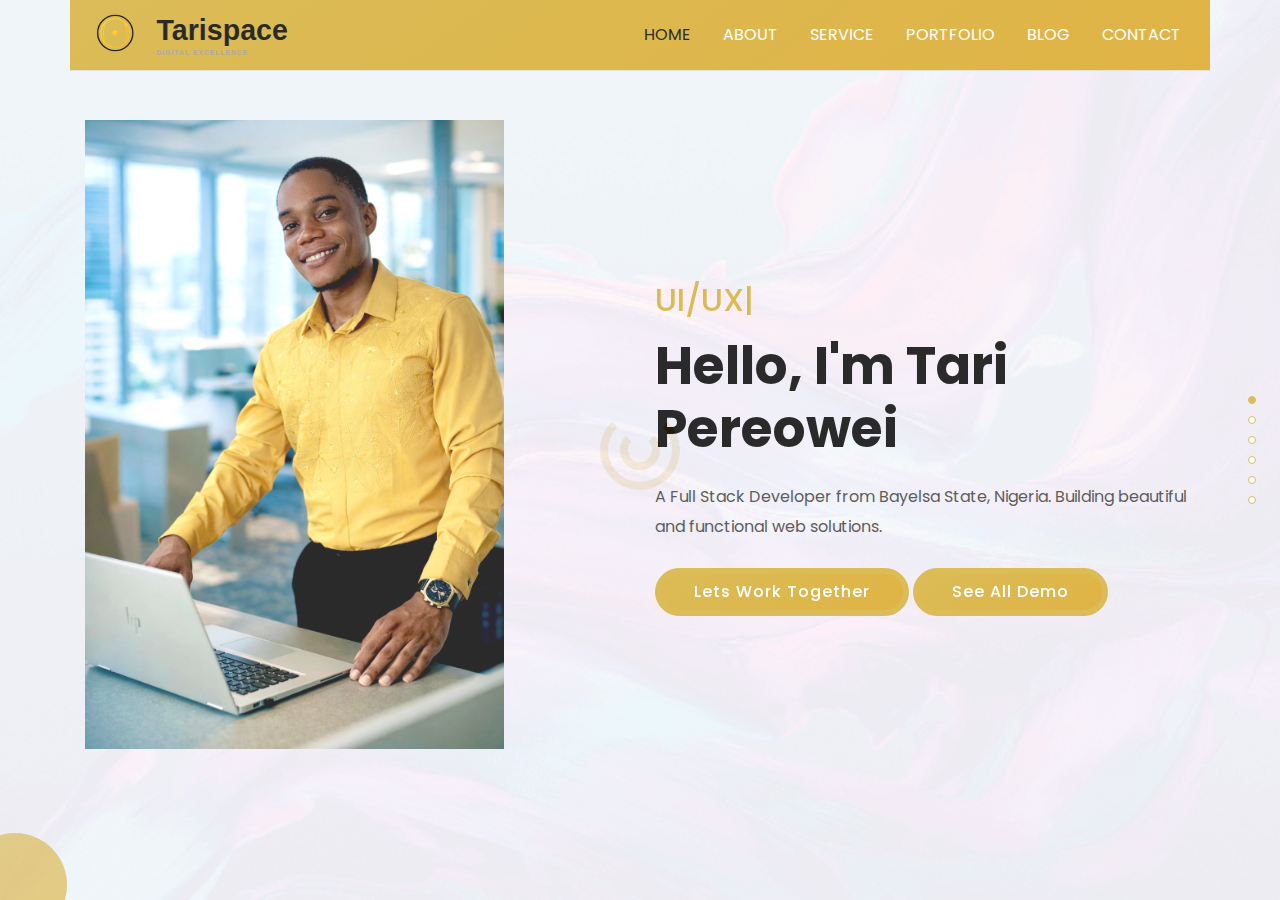
<file: index.html>
<!doctype html>
 <html class="no-js" lang="">

	
<!-- Mirrored from webangon.com/html/robert/index-2.html by HTTrack Website Copier/3.x [XR&CO'2014], Sat, 20 Dec 2025 00:39:56 GMT -->
<head>
	  <meta charset="utf-8">
	  <meta http-equiv="x-ua-compatible" content="ie=edge">
	  <title>Tarispace</title>
	  <meta name="description" content="">
	  <meta name="viewport" content="width=device-width, initial-scale=1, shrink-to-fit=no">

	  <link rel="manifest" href="site.html">
	  <link rel="icon" type="image/svg+xml" href="favicon.svg">
	  <!-- Favicon with letter T on gold background -->
	  
	  <!--  START ALL CSS  -->
	  <link rel="stylesheet" href="css/font-awesome.min.css">
	  <link rel="stylesheet" href="css/animate.min.css">
	  <link rel="stylesheet" href="css/bootstrap.min.css">
	  <link rel="stylesheet" href="css/jquery.fancybox.css">
	  <link rel="stylesheet" href="css/slicknav.css">
	  <link rel="stylesheet" href="css/jquery.pagepiling.css">
	  <link rel="stylesheet" href="css/owl.carousel.min.css">
	  <link rel="stylesheet" href="css/line-awesome.css">
	  <link rel="stylesheet" href="css/robert-style.css">
	  <link rel="stylesheet" href="css/robert-responsive.css">
	  <link href="https://fonts.googleapis.com/css?family=Poppins:200,300,400,500,500i,600,700,800&amp;display=swap" rel="stylesheet">
	 <!--  END ALL CSS  --> 
	  
	</head>

	<body>
	  <!--[if lte IE 9]>
		<p class="browserupgrade">You are using an <strong>outdated</strong> browser. Please <a href="https://browsehappy.com/" target="_blank">upgrade your browser</a> to improve your experience and security.</p>
	  <![endif]-->


		<div class="hola">
			<div id="preloader">
				<span></span>
				<span></span>
			</div>
        </div>
		<!-- START NAVBAR -->
		<div id="header-sticky" class="small-menu mobile-menu ">
			<div class="container">
				<div class="row bbr-mb">
					<div class="col-xl-4 col-lg-4 col-md-4 col-sm-8">
						<div class="logo">
							<a href="#page1">
								<img src="img/logo/tarispace-logo.svg" alt="Tarispace" style="max-width: 220px; height: auto; display: block;">
							</a>
						</div>
					</div>
					<div class="col-xl-8 col-lg-8 col-md-8 col-sm-2">
						<div class="wrap_nav mainmenu text-right">
							<ul id="nav-13" class="menu">
								<li data-menuanchor="page1" class="active"><a href="#page1">HOME</a></li>
								<li data-menuanchor="page2"><a href="#page2">ABOUT</a></li>
								<li data-menuanchor="page3"><a href="#page3">SERVICE</a></li>
								<li data-menuanchor="page4"><a href="#page4">PORTFOLIO</a></li>
								<li data-menuanchor="page5"><a href="#page5">BLOG</a></li>
								<li data-menuanchor="page6"><a href="#page6">CONTACT</a></li>
							</ul>
						</div>
					</div>
				</div>
			</div>
		</div>
		<!-------------------------------------------------------- END NAVBAR -------------------------------->
		<!------------------------------------------------- START HOME -------------------------------------------------->
		<div id="pagepiling">
			<div class="section pp-scrollable" id="section1">
				<div class="banner-area hero-block">
					<div class="banner-active">
						<div class="banner-wrapper vh d-flex">
							<div class="container">
								<div class="row">
									<div class="col-md-6">
										<div class="myphoto">
											<img src="img/tari about image.png" alt="porri">
										</div>
									</div>
									<div class="col-md-6 text-left">
										<div class="banner_inner text-left">											
											<h3 class="text-gradient" id="personal">
												<span class="typewriter-wrapper">
												<span id="2sRCVJ3sE" class="typewriter-char typewriter-item-0">F</span>
												<span id="PIYMVDjg5" class="typewriter-char typewriter-item-1">u</span>
												<span id="9LopKcXqkCBA" class="typewriter-char typewriter-item-2">l</span>
												<span id="9LopKcXqkCBA" class="typewriter-char typewriter-item-2">l</span>
												<span id="9LopKcXqkCBA" class="typewriter-char typewriter-item-2">S</span>
												<span id="9LopKcXqkCBA" class="typewriter-char typewriter-item-2">t</span>
												<span id="9LopKcXqkCBA" class="typewriter-char typewriter-item-2">a</span>
												<span id="9LopKcXqkCBA" class="typewriter-char typewriter-item-2">c</span>
												<span id="9LopKcXqkCBA" class="typewriter-char typewriter-item-2">k</span>
												</span><span class="typewriter-cursor">|</span>
											</h3>
											<h1>Hello, I'm Tari Pereowei</h1>
											<p>A Full Stack Developer from Bayelsa State, Nigeria. Building beautiful and functional web solutions. </p>
											<div class="home-all-button new-btn mt-3">
												<a href="#page6">Lets Work Together</a> 
												<a href="#page4" class="d-none d-md-inline-block">See All Demo</a> 
												<div class="social-icon-mobile d-md-none">
													<a class="bg-blue" href="https://facebook.com/tarilove" target="_blank" rel="noopener noreferrer"><i class="fa fa-facebook"></i></a>
													<a class="bg-gray" href="https://twitter.com/tarilove19" target="_blank" rel="noopener noreferrer"><i class="fa fa-twitter"></i></a>
													<a class="bg-orange" href="https://wa.me/2347046457549" target="_blank" rel="noopener noreferrer"><i class="fa fa-whatsapp"></i></a>
													<a class="bg-green" href="mailto:taripereowei@gmail.com"><i class="fa fa-envelope"></i></a>
												</div>
											</div>
										</div>										
									</div> 
								</div>
							</div>
							<div class="animation-circle-inverse right">
								<span></span>
								<span></span>
								<span></span>
							</div>
						</div>
					</div>
				</div>
			</div>
			<!------------------------------------------------- END HOME -------------------------------------------------->

			<!-----------------------------------ABOUT PAGE--------------------------------------------->
			<div class="section pp-scrollable bg-white" id="section2">
				<div class="section-two section-protfolio res-topp">
					<div class="container">
						<div class="row resume-bottom">
							<div class="col-lg-6">
								<div class="con-about">
									<img class="about-img" src="img/tari about image.png" alt="">
								</div>
							</div>
							<div class="col-lg-5 offset-lg-1 mt-5">
								<div class="about-text">
									<h2>About Me</h2>						
									<p>I'm a passionate full-stack developer with expertise in building dynamic web applications. I specialize in creating responsive, user-friendly interfaces combined with robust backend solutions. With a focus on clean code and best practices, I deliver high-quality digital experiences. </p>
									<ul class="about-info mt-4 px-md-0 px-2">
										<li class="d-flex"><span>Name :</span> <span>Tari Godsproperty Pereowei</span></li>
										<li class="d-flex"><span>Profession :</span> <span>Full Stack Developer</span></li>
										<li class="d-flex"><span>Location :</span> <span>Bayelsa State, Nigeria</span></li>
										<li class="d-flex"><span>Expertise :</span> <span>Web Development</span></li>
										<li class="d-flex"><span>Email :</span> <span>taripereowei@gmail.com</span></li>
										<li class="d-flex"><span>Phone : </span> <span>+234-704-645-7549</span></li>
									</ul>
									<div class="home-all-button new-btn mt-4">
										<a href="#page6">Hire Me</a>
									</div>
								</div>
							</div>					
						</div>
						<div class="container mt-5">
							<div class="row">
								<div class="col-md-6">
									<div id="Education" class="resume-page resume-bottom">
										<h2 class="heading">Education</h2>
										<div class="resume-wrap d-flex ftco-animate fadeInUp ftco-animated">
											<div class="icon d-flex align-items-center justify-content-center">
												<i class="fa fa-graduation-cap"></i>
											</div>
											<div class="text pl-3">
												<span class="date">2018-2022</span>
												<h2>Bachelor's in Chemistry Edu.</h2>
												<p>Federal University Otuoke.</p>
											</div>
										</div>
										<div class="resume-wrap d-flex ftco-animate fadeInUp ftco-animated">
											<div class="icon d-flex align-items-center justify-content-center">
												<i class="fa fa-graduation-cap"></i>
											</div>
											<div class="text pl-3">
												<span class="date">2024-2025</span>
												<h2>Web Development Bootcamp</h2>
												<p>Intensive training in front-end and back-end technologies including JavaScript, React, Node.js, and database management systems.</p>
											</div>
										</div>
										<div class="resume-wrap d-flex ftco-animate fadeInUp ftco-animated">
											<div class="icon d-flex align-items-center justify-content-center">
												<i class="fa fa-graduation-cap"></i>
											</div>
											<div class="text pl-3">
												<span class="date">2024-Present</span>
												<h2>Continuous Learning</h2>
												<p>Actively updating skills with latest technologies, cloud platforms, and development methodologies in the ever-evolving tech landscape.</p>
											</div>
										</div>
									</div>
								</div>
								<div class="col-md-6">	
									<div id="Experience" class="resume-page resume-bottom">
										<h2 class="heading">Experience</h2>
										<div class="resume-wrap d-flex ftco-animate fadeInUp ftco-animated">
											<div class="icon d-flex align-items-center justify-content-center">
												<i class="fa fa-briefcase"></i>
											</div>
											<div class="text pl-3">
												<span class="date">2024-Present</span>
												<h2>Full Stack Developer</h2>
												<p>Developing end-to-end web applications using modern technologies. Creating responsive interfaces with React and robust backends with Node.js and various databases.</p>
											</div>
										</div>
										<div class="resume-wrap d-flex ftco-animate fadeInUp ftco-animated">
											<div class="icon d-flex align-items-center justify-content-center">
												<i class="fa fa-briefcase"></i>
											</div>
											<div class="text pl-3">
												<span class="date">Nov2025-Present</span>
												<h2>Junior Frontend Developer</h2>
												<p>Built responsive web interfaces using HTML5, CSS3, and JavaScript. Collaborated with designers and backend teams to deliver quality user experiences.</p>
											</div>
										</div>
										<div class="resume-wrap d-flex ftco-animate fadeInUp ftco-animated">
											<div class="icon d-flex align-items-center justify-content-center">
												<i class="fa fa-briefcase"></i>
											</div>
											<div class="text pl-3">
												<span class="date">2024-Present</span>
												<h2>Web Development Intern</h2>
												<p>Gained hands-on experience in full-stack development. Worked on client projects and learned industry best practices in code quality and performance optimization.</p>
											</div>
										</div>								
									</div>
								</div>
								<div class="col-md-6">
									<div id="Skills" class="resume-page ">
										<h2 class="heading">Awards</h2>
										<div class="row">							
											<div class="col-md-6 col-sm-6">
												<div class="counter-wrapper text-center with-margin">
													<div class="counter-icon">
														<i class="la la-user-friends"></i>
													</div>
													<div class="counter-text">
														<h2 class="counter">19</h2>
														<span>Happy Clients</span>
													</div>
												</div>
											</div>
											<div class="col-md-6 col-sm-6">
												<div class="counter-wrapper text-center with-margin">
													<div class="counter-icon">
														<i class="la la-edit"></i>
													</div>
													<div class="counter-text">
														<h2 class="counter">30</h2>
														<span>Projects Completed</span>
													</div>
												</div>
											</div>
											<div class="col-md-6 col-sm-6 ">
												<div class="counter-wrapper text-center">
													<div class="counter-icon">
														<i class="la la-award"></i>
													</div>
													<div class="counter-text">
														<h2 class="counter">2</h2>
														<span>Awards Received</span>
													</div>
												</div>
											</div>
											<div class="col-md-6 col-sm-6">
												<div class="counter-wrapper text-center ask-middle-2">
													<div class="counter-icon">
														<i class="la la-thumbs-up"></i>
													</div>
													<div class="counter-text">
														<h2 class="counter">28</h2>
														<span>Complete Jobs</span>
													</div>
												</div>
											</div>
										</div>
									</div>
								</div>

								<div class="col-md-6">
									<div id="Skills" class="resume-page res-top-margin">
										<h2 class="heading">Skills</h2>
										<div class="col-md-12 animate-box">
											<div class="progress-wrap">
												<div class="skill-bar-content">
													<span class="skill-title">JavaScript</span>
												</div>

												<div class="bar1 barfiller">
													<div class="tipWrap">
														<span class="tip"></span>
													</div>
													<span class="fill progress-bg1" data-percentage="90"></span>
												</div>
											</div>
										</div>
										
										<div class="col-md-12 animate-box">
											<div class="progress-wrap">
												<div class="skill-bar-content">
													<span class="skill-title">Node.js</span>
												</div>
												<div class="bar3 barfiller">
													<div class="tipWrap">
														<span class="tip"></span>
													</div>
													<span class="fill progress-bg1" data-percentage="95"></span>
												</div>
											</div>
										</div>

										<div class="col-md-12 animate-box">
											<div class="progress-wrap">
												<div class="skill-bar-content">
													<span class="skill-title">Full Stack</span>
												</div>
												<div class="bar4 barfiller">
													<div class="tipWrap">
														<span class="tip"></span>
													</div>
													<span class="fill progress-bg1" data-percentage="90"></span>
												</div>
											</div>
										</div>

										<div class="col-md-12 animate-box">
											<div class="progress-wrap">
												<div class="skill-bar-content">
													<span class="skill-title">Databases</span>
												</div>
												<div class="bar5 barfiller">
													<div class="tipWrap">
														<span class="tip"></span>
													</div>
													<span class="fill progress-bg1" data-percentage="85"></span>
												</div>
											</div>
										</div>

										<div class="col-md-12 animate-box">
											<div class="progress-wrap">
												<div class="skill-bar-content">
													<span class="skill-title">HTML/CSS</span>
												</div>
												<div class="bar6 barfiller">
													<div class="tipWrap">
														<span class="tip"></span>
													</div>
													<span class="fill progress-bg1" data-percentage="95"></span>
												</div>
											</div>
										</div>
									</div>
								</div>
							</div>	
						</div>
					</div>
				</div>
			</div>
			<!------------------------------------------------- END ABOUT -------------------------------------------------->

			<!-----------------------------------SERVICES PAGE--------------------------------------------->
			<div class="section pp-scrollable bg-white" id="section3">
				<div class="service section-two section-service">
					<div class="container">
						
						<div class="row">
							<div class="col-md-6 col-lg-4">
								<div class="single-service-features box-border text-center">
									<div class="service-icon">	
										<i class="lab la-dochub"></i>
									</div>
									<div class="services-content">
										<h3>Frontend Development</h3>
										<p>Creating beautiful, responsive user interfaces using React, HTML5, CSS3, and modern JavaScript frameworks</p>
									</div>
								</div>
							</div>						
							<div class="col-md-6 col-lg-4">
								<div class="single-service-features box-border text-center">
									<div class="service-icon">	
										<i class="las la-chart-bar"></i>
									</div>
									<div class="services-content">
										<h3>Backend Development</h3>
										<p>Building robust server-side applications with Node.js, databases, APIs, and cloud solutions</p>
									</div>
								</div>
							</div>
							<div class="col-md-6 col-lg-4">
								<div class="single-service-features box-border text-center">
									<div class="service-icon">	
										<i class="lab la-hotjar"></i>
									</div>
									<div class="services-content">
										<h3>Full Stack Solutions</h3>
										<p>End-to-end web development delivering complete solutions from database to user interface</p>
									</div>
								</div>
							</div>
												
							<div class="col-md-6 col-lg-4">
								<div class="single-service-features box-border text-center">
									<div class="service-icon">	
										<i class="las la-rocket"></i>
									</div>
									<div class="services-content">
										<h3>Performance Optimization</h3>
										<p>Enhancing website speed, SEO, and user experience for maximum impact</p>
									</div>
								</div>
							</div>
							<div class="col-md-6 col-lg-4">
								<div class="single-service-features box-border text-center">
									<div class="service-icon">	
										<i class="lab la-chromecast"></i>
									</div>
								
									<div class="services-content">
										<h3>Technical Consultation</h3>
										<p>Expert guidance on technology stack selection, architecture, and implementation strategies</p>
									</div>
								</div>
							</div>
						</div>
					</div>
					<div class="container">
						<div class="row">
							<div class="col-lg-10 offset-lg-1 mt-5 mb-30">
								
							</div>
						</div>
					</div>
				</div>				
			</div>
			<!------------------------------------------------- END SERVICES -------------------------------------------------->

			
			<!-----------------------------------PORTFOLIO PAGE--------------------------------------------->
			<div class="section pp-scrollable bg-white" id="section4">
				<div id="Portfolio" class="section-two section-protfolio">
					<div class="container">
						<div class="row">
							<div class="col-md-12">
								<div class="section-tittle text-center">
									<div class="tittle-detail">
										<span class="text-gradient">Portfolio</span>
										<h2>My Recent Work</h2>
										<p>A selection of projects showcasing my expertise in full-stack development</p>
									</div>
								</div>
							</div>
						</div>
						<div class="grid filter custom ">
							<div class="row">
								<div class="col-xl-4 col-lg-4 col-md-6 col-sm-12 grid-item cat1 cat3">						
									<div class="protfolio-wrapper mb-30">
										<div class="portfolio-hover">
											<img src="img/starknet.png" alt="" />
										</div>
										<figcaption>
											<i class="las la-arrows-alt"></i>
							              <h2><a href="https://starknetrd.com" target="_blank">starknet</a></h2>
                                         
                                                
                                           

										</figcaption>
									</div>
								</div>

								<div class="col-xl-4 col-lg-4 col-md-6 col-sm-12 grid-item cat2 cat4">
									<div class="protfolio-wrapper mb-30">
										<div class="portfolio-hover">
											<img src="img/tariscent.png" alt="" />
										</div>
										<figcaption>
											<i class="las la-arrows-alt"></i>
											<h2><a href="https://jasmineandrew441-netizen.github.io/taricents.com" target="_blank">Taricents</a></h2>
										</figcaption>
									</div>
								</div>

								<div class="col-xl-4 col-lg-4 col-md-6 col-sm-12 grid-item cat4 cat1">
									<div class="protfolio-wrapper mb-30">
										<div class="portfolio-hover">
											<img src="img/portfolio/03.jpg" alt="" />
										</div>
										<figcaption>
											<i class="las la-arrows-alt"></i>
											<h2><a href="#">Fusion Design</a></h2>
										</figcaption>
									</div>
								</div>
								<div class="col-xl-4 col-lg-4 col-md-6 col-sm-12 grid-item cat4 cat1">
									<div class="protfolio-wrapper mb-30">
										<div class="portfolio-hover">
											<img src="img/portfolio/04.jpg" alt="" />
										</div>
										<figcaption>
											<i class="las la-arrows-alt"></i>
											<h2><a href="#">Fusion Design</a></h2>
										</figcaption>
									</div>
								</div>
								
				
								
							</div>						
						</div>
					</div>
				</div>
			</div>
			<!------------------------------------------------- BLOG PAGE -------------------------------------------------->
			<div class="section pp-scrollable bg-white" id="section5">
				<div id="blog" class="section-two section-blog">
					<div class="container">
						<div class="blog-area">
							<div class="row">
								<div class="col-md-12">
									<div class="section-tittle text-center">
										<div class="tittle-detail">
											<span class="text-gradient">blogs</span>
										<h2>Development Insights</h2>
										<p>Articles and tutorials on web development, best practices, and technology trends</p>
										</div>
									</div>
								</div>
							</div>
							<div class="row">
								<div class="col-md-4">
									<div class="new-blog-builder res-bottom">
										<div class="blog-wrapper-image">
											<img src="img/blog/1.jpg">
										</div>
										<div class="grid-content"> 
											<div class="meta-wrap">																		
												<h2 class="post-title-builder">
													<a href="https://blog.logrocket.com/react-children-prop-typescript/" target="_blank">How to Type React Children Correctly in TypeScript</a>
												</h2>
												<p>Learn modern best practices for typing React children in TypeScript, including ReactNode, PropsWithChildren, ComponentProps.</p>
												<span class="bp-padd">
													<i class="las la-folder-open"></i>
													<a href="#">React ,</a>
													<a href="#">TypeScript</a>
												</span>
												<span>
													<i class="las la-user"></i>
													<a href="#" title="Posts by Ohans Emmanuel" rel="author">by Ohans Emmanuel</a>
												</span>	
											</div>                    
										</div>
									</div>
								</div>
								<div class="col-md-4">
									<div class="new-blog-builder res-bottom">
										<div class="blog-wrapper-image">
											<img src="img/blog/3.jpg">
										</div>
										<div class="grid-content"> 
											<div class="meta-wrap">													
												<h2 class="post-title-builder">
													<a href="https://blog.logrocket.com/complete-guide-internationalization-nextjs/" target="_blank">The Complete Guide to Internationalization in Next.js</a>
												</h2>
												<p>Learn how to internationalize Next.js apps with Lingui and next-intl, covering App Router, RSC, and dynamic language switching.</p>
												<span class="bp-padd">
													<i class="las la-folder-open"></i>
													<a href="#">Next.js ,</a>
													<a href="#">Backend</a>
												</span>
												<span>
													<i class="las la-user"></i>
													<a href="#" title="Posts by Ivan Vlatkovic" rel="author">by Ivan Vlatkovic</a>
												</span>
											</div>                    
										</div>
									</div>
								</div>
								<div class="col-md-4">
									<div class="new-blog-builder res-bottom">
										<div class="blog-wrapper-image">
											<img src="img/blog/6.jpg">
										</div>
										<div class="grid-content"> 
											<div class="meta-wrap">													
												<h2 class="post-title-builder">
													<a href="https://web.dev/articles/preload-responsive-images" target="_blank">Preloading Responsive Images for Faster Load Times</a>
												</h2>
												<p>Learn how preloading responsive images can significantly improve load times, with practical use cases and real performance effects.</p>
												<span class="bp-padd">
													<i class="las la-folder-open"></i>
													<a href="#">Performance ,</a>
													<a href="#">Optimization</a>
												</span>
												<span>
													<i class="las la-user"></i>
													<a href="#" title="Posts by Barry Pollard" rel="author">by Barry Pollard</a>
												</span>											
											</div>                    
										</div>
									</div>
								</div>
								<div class="col-md-4">
									<div class="new-blog-builder res-bottom">
										<div class="blog-wrapper-image">
											<img src="img/blog/4.jpg">
										</div>
										<div class="grid-content"> 
											<div class="meta-wrap">													
												<h2 class="post-title-builder">
													<a href="https://blog.logrocket.com/types-vs-interfaces-typescript/" target="_blank">Types vs. Interfaces in TypeScript</a>
												</h2>
												<p>Learn when to use TypeScript types vs interfaces with practical guidance on React props, performance tradeoffs, and common pitfalls.</p>
												<span class="bp-padd">
													<i class="las la-folder-open"></i>
													<a href="#">TypeScript ,</a>
													<a href="#">Backend</a>
												</span>
												<span>
													<i class="las la-user"></i>
													<a href="#" title="Posts by Yan Sun" rel="author">by Yan Sun</a>
												</span>											
											</div>                    
										</div>
									</div>
								</div>
								<div class="col-md-4">
									<div class="new-blog-builder res-bottom">
										<div class="blog-wrapper-image">
											<img src="img/blog/5.jpg">
										</div>
										<div class="grid-content"> 
											<div class="meta-wrap">												
												<h2 class="post-title-builder">
													<a href="https://blog.logrocket.com/vitest-adoption-guide/" target="_blank">Vitest 4 Adoption Guide: Migrating from Jest</a>
												</h2>
												<p>Learn how Vitest 4 makes migrating from Jest painless, with codemods, faster tests, native ESM, and browser testing capabilities.</p>
												<span class="bp-padd">
													<i class="las la-folder-open"></i>
													<a href="#">Testing ,</a> 
													<a href="#">Frontend</a>
												</span>
												<span>
													<i class="las la-user"></i>
													<a href="#" title="Posts by Onuorah Bonaventure" rel="author">by Onuorah Bonaventure</a>
												</span>												
											</div>                    
										</div>
									</div>
								</div>
								<div class="col-md-4">
									<div class="new-blog-builder res-bottom">
										<div class="blog-wrapper-image">
											<img src="img/blog/2.jpg">
										</div>
										<div class="grid-content"> 
											<div class="meta-wrap">												
												<h2 class="post-title-builder">
													<a href="https://blog.logrocket.com/angular-vs-react-vs-vue-js-performance/" target="_blank">Angular vs React vs Vue.js: A Performance Guide for 2026</a>
												</h2>
												<p>Compare React, Angular, and Vue performance in 2026, shaped by signals, compilers, and hydration. Get insights for your next project.</p>
												<span class="bp-padd">
													<i class="las la-folder-open"></i>
													<a href="#">Frameworks ,</a>
													<a href="#">Frontend</a>
												</span>
												<span>
													<i class="las la-user"></i>
													<a href="#" title="Posts by Nefe Emadamerho-Atori" rel="author">by Nefe Emadamerho-Atori</a>
												</span>												
											</div>                    
										</div>
									</div>
								</div>
							</div>		
						</div>		
					</div>		
				</div>
			</div>
			<!------------------------------------------------- CONTACT PAGE -------------------------------------------------->
			<div class="section pp-scrollable bg-white" id="section6">
				<div id="contact" class="section-two section-contact">
					<div class="container">
						<div class="row">
							<div class="col-md-12">
								<div class="section-tittle text-center">
									<div class="tittle-detail">
										<span class="text-gradient">contact</span>
										<h2>Get In Touch</h2>
										<p>Let's discuss your next project. I'm always open to new opportunities and collaborations</p>
									</div>
								</div>
							</div>
						</div>
						<div class="row ">
							<div class="col-xl-3 col-md-3">
							<a href="tel:+234704645754" style="color: inherit; text-decoration: none;">
							<div class="detail-share mll-bottom">
								<div>
									<i class="la la-phone-volume"></i>
								</div>
								<div class="contact-title">
									<h5>Call Me here</h5>
									<p>+234 704 645 7549</p>
								</div>
							</div>
							</a>
							</div>
							<div class="col-xl-3 col-md-3">	
							<a href="https://www.google.com/maps/search/Biogbolo+Yenagoa+Bayelsa+State" target="_blank" style="color: inherit; text-decoration: none;">
							<div class="detail-share mll-bottom">
								<div>
									<i class="la la-map-marker-alt"></i>
								</div>
								<div class="contact-title">
									<h5>Visit Office</h5>
									<p>Biogbolo, Yenagoa, Bayelsa State.</p>
								</div>
							</div>
							</a>
							</div>
							<div class="col-xl-3 col-md-3">
							<a href="mailto:taripereowei@gmail.com" style="color: inherit; text-decoration: none;">
							<div class="detail-share mll-bottom">
								<div>
									<i class="la la-envelope"></i>
								</div>
								<div class="contact-title">
									<h5>Email Us At</h5>
									<p>taripereowei@gmail.com</p>
								</div>
							</div>
							</a>
							</div>
							<div class="col-xl-3 col-md-3">
								<div class="detail-share mll-bottom">
									<div>
										<i class="las la-globe"></i>
									</div>
									<div class="contact-title">
										<h5>Website</h5>
									<p><a href="https://tarispace.com" target="_blank" style="color: inherit; text-decoration: none;">https://tarispace.com</a></p>
									</div>
								</div>
							</div>
						</div>
						<div class="row resume-bottom">
							<div class="col-md-6">
								<div class="map-warp">
								<iframe src="https://i.pinimg.com/736x/cb/71/65/cb71654f085f3235a7894b25dcb5254e.jpg" frameborder="0" allowfullscreen="" loading="lazy" referrerpolicy="no-referrer-when-downgrade"></iframe>
								</div>
							</div>
							<div class="col-md-6 ask-middle">
								<div class="comment-respond">
									<form class="clearfix">
										<div class="col col-xs-12">
											<textarea class="form-control" placeholder="write.."></textarea>
										</div>
										<div class="col col-md-6">
											<input type="text" class="form-control" placeholder="First Name..">
										</div>
										<div class="col col-md-6">
											<input type="text" class="form-control" placeholder="Last Name..">
										</div>
										<div class="col col-xs-12">
											<input type="email" class="form-control" placeholder="Email Address..">
										</div>
										<div class="col col-xs-12 submit-btn">
											<button type="submit">Send Message</button>
										</div>
									</form>
								</div>
							</div>
						</div>
						<!------------------------------------------------- FOOTER -------------------------------------------------->
						<div class="row">
							<div class="col-md-12">
								<div class="footer-warp">
									<div class="footer-info-wrapper">
								<img class="footer-logo" src="img/logo/tarispace-logo.svg" alt="Tarispace">
								<div class="social-icon">
									<a class="bg-blue" href="https://facebook.com/tarilove" target="_blank" rel="noopener noreferrer"><i class="fa fa-facebook"></i></a>
									<a class="bg-gray" href="https://twitter.com/tarilove19" target="_blank" rel="noopener noreferrer"><i class="fa fa-twitter"></i></a>
									<a class="bg-orange" href="https://wa.me/2347046457549" target="_blank" rel="noopener noreferrer"><i class="fa fa-whatsapp"></i></a>
									<a class="bg-green" href="mailto:taripereowei@gmail.com"><i class="fa fa-envelope"></i></a>
								</div>
								<div class="copyright-1">
									Copyright ©2025 <a href="http://www.Tarispace.com">Tarispace.</a> All Rights Reserved.
										</div>
									</div>
								</div>
							</div>
						</div>
					</div>
				</div>
			</div>
		</div>
					
		
		
		
		
		
		<!-- START ALL JS/SCRIPT -->
			<script src="js/vendor/modernizr-3.6.0.min.js"></script>
			<script src="js/vendor/jquery-3.5.1.min.js"></script>		  	  				 		 
			<script src="js/bootstrap.min.js"></script> 	  			
			<script src="js/isotope.pkgd.min.js"></script>
			<script src="js/imagesloaded.pkgd.min.js"></script>			
			<script src="js/fancyBox%20v2.1.5.js"></script>
			<script src="js/jquery.parallax-1.1.3.js"></script>	
			<script src="js/jquery.barfiller.js"></script>			
			<script src="js/jquery.pagepiling.min.js"></script>					
			<script src="js/jquery.counterup.min.js"></script> 			
			<script src="js/waypoints.min.js"></script> 			
			<script src="js/jquery.slicknav.min.js"></script> 			
			<script src="js/typewritter.js"></script> 
			<script src="js/owl.carousel.min.js"></script> 
			<script src="js/jquery.scrollUp.min.js"></script>
			<script src="js/robert-main.js"></script>
			<script src="js/plugins.js"></script>
		<!-- END ALL JS/SCRIPT -->	  
	</body>

	
<!-- Mirrored from webangon.com/html/robert/index-2.html by HTTrack Website Copier/3.x [XR&CO'2014], Sat, 20 Dec 2025 00:40:23 GMT -->
</html>
</file>
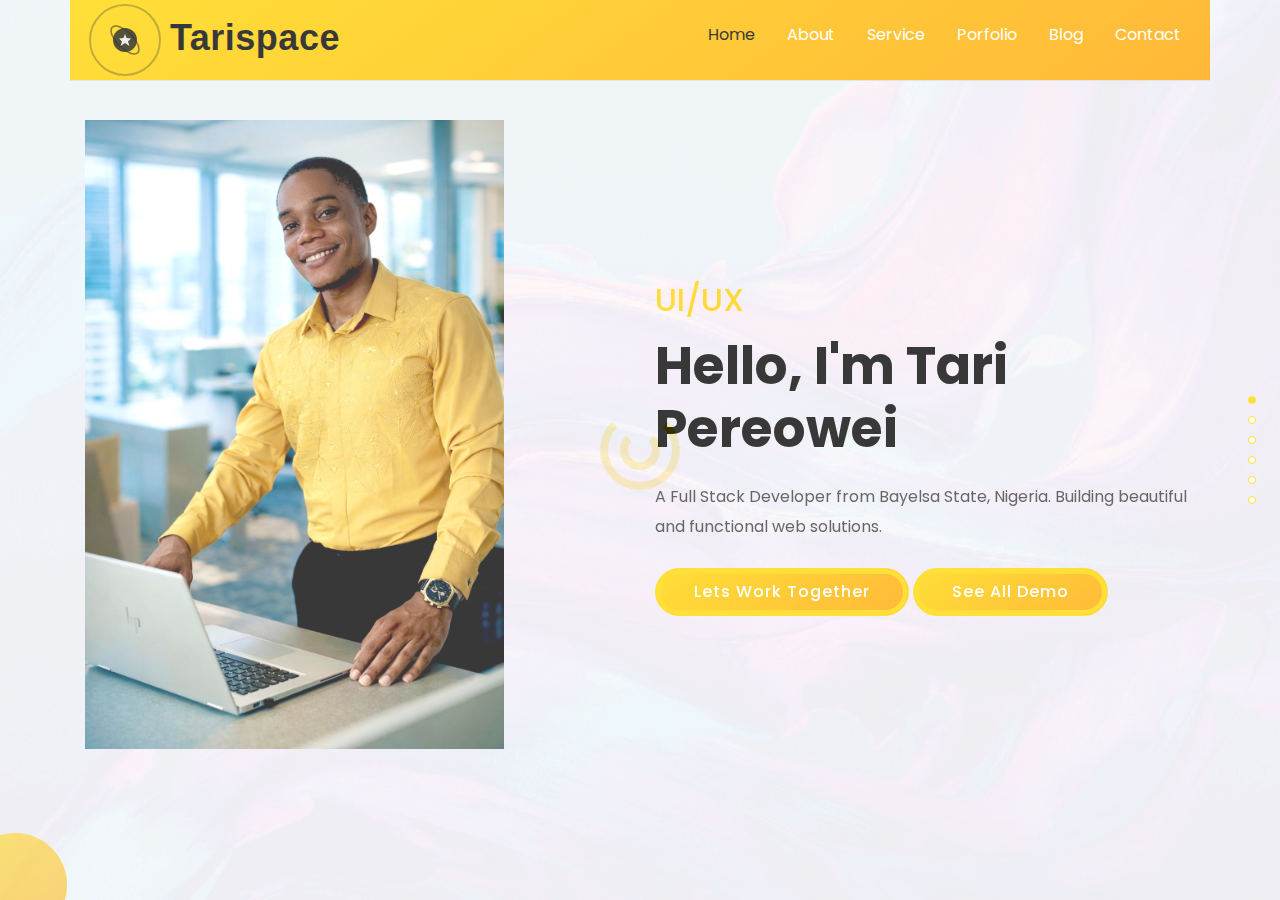
<file: Tari Potfolio/index.html>
<!doctype html>
 <html class="no-js" lang="">

	
<!-- Mirrored from webangon.com/html/robert/index-2.html by HTTrack Website Copier/3.x [XR&CO'2014], Sat, 20 Dec 2025 00:39:56 GMT -->
<head>
	  <meta charset="utf-8">
	  <meta http-equiv="x-ua-compatible" content="ie=edge">
	  <title>Tarispace</title>
	  <meta name="description" content="">
	  <meta name="viewport" content="width=device-width, initial-scale=1, shrink-to-fit=no">

	  <link rel="manifest" href="site.html">
	  <link rel="shortcut icon" type="x-icon" href="favicon.ico">
	  <!-- Place favicon.ico in the root directory -->
	  
	  <!--  START ALL CSS  -->
	  <link rel="stylesheet" href="css/font-awesome.min.css">
	  <link rel="stylesheet" href="css/animate.min.css">
	  <link rel="stylesheet" href="css/bootstrap.min.css">
	  <link rel="stylesheet" href="css/jquery.fancybox.css">
	  <link rel="stylesheet" href="css/slicknav.css">
	  <link rel="stylesheet" href="css/jquery.pagepiling.css">
	  <link rel="stylesheet" href="css/owl.carousel.min.css">
	  <link rel="stylesheet" href="css/line-awesome.css">
	  <link rel="stylesheet" href="css/robert-style.css">
	  <link rel="stylesheet" href="css/robert-responsive.css">
	  <link href="https://fonts.googleapis.com/css?family=Poppins:200,300,400,500,500i,600,700,800&amp;display=swap" rel="stylesheet">
	 <!--  END ALL CSS  --> 
	  
	</head>

	<body>
	  <!--[if lte IE 9]>
		<p class="browserupgrade">You are using an <strong>outdated</strong> browser. Please <a href="https://browsehappy.com/">upgrade your browser</a> to improve your experience and security.</p>
	  <![endif]-->


		<div class="hola">
			<div id="preloader">
				<span></span>
				<span></span>
			</div>
        </div>
		<!-- START NAVBAR -->
		<div id="header-sticky" class="small-menu mobile-menu ">
			<div class="container">
				<div class="row bbr-mb">
					<div class="col-xl-4 col-lg-4 col-md-4 col-sm-8">
						<div class="logo">
							<a href="#">
								<img src="img/logo/tarispace-logo.svg" alt="Tarispace" />
							</a>
						</div>
					</div>
					<div class="col-xl-8 col-lg-8 col-md-8 col-sm-2">
						<div class="wrap_nav mainmenu text-right">
							<ul id="nav-13" class="menu">
								<li data-menuanchor="page1" class="active"><a href="#page1">home</a></li>
								<li data-menuanchor="page2"><a href="#page2">about</a></li>
								<li data-menuanchor="page3"><a href="#page3">service</a></li>
								<li data-menuanchor="page4"><a href="#page4">porfolio</a></li>
								<li data-menuanchor="page5"><a href="#page5">blog</a></li>
								<li data-menuanchor="page6"><a href="#page6">contact</a></li>
							</ul>
						</div>
					</div>
				</div>
			</div>
		</div>
		<!-------------------------------------------------------- END NAVBAR -------------------------------->
		<!------------------------------------------------- START HOME -------------------------------------------------->
		<div id="pagepiling">
			<div class="section pp-scrollable" id="section1">
				<div class="banner-area hero-block">
					<div class="banner-active">
						<div class="banner-wrapper vh d-flex">
							<div class="container">
								<div class="row">
									<div class="col-md-6">
										<div class="myphoto">
											<img src="img/tari about image.png" alt="porri">
										</div>
									</div>
									<div class="col-md-6 text-left">
										<div class="banner_inner text-left">											
											<h3 class="text-gradient" id="personal">
												<span class="typewriter-wrapper">
												<span id="2sRCVJ3sE" class="typewriter-char typewriter-item-0">F</span>
												<span id="PIYMVDjg5" class="typewriter-char typewriter-item-1">u</span>
												<span id="9LopKcXqkCBA" class="typewriter-char typewriter-item-2">l</span>
												<span id="9LopKcXqkCBA" class="typewriter-char typewriter-item-2">l</span>
												<span id="9LopKcXqkCBA" class="typewriter-char typewriter-item-2">S</span>
												<span id="9LopKcXqkCBA" class="typewriter-char typewriter-item-2">t</span>
												<span id="9LopKcXqkCBA" class="typewriter-char typewriter-item-2">a</span>
												<span id="9LopKcXqkCBA" class="typewriter-char typewriter-item-2">c</span>
												<span id="9LopKcXqkCBA" class="typewriter-char typewriter-item-2">k</span>
												</span><span class="typewriter-cursor">|</span>
											</h3>
											<h1>Hello, I'm Tari Pereowei</h1>
											<p>A Full Stack Developer from Bayelsa State, Nigeria. Building beautiful and functional web solutions. </p>
											<div class="home-all-button new-btn mt-3">
												<a href="#page6">Lets Work Together</a> <a href="#page4">See All Demo</a>
											</div>
										</div>										
									</div> 
								</div>
							</div>
							<div class="animation-circle-inverse right">
								<span></span>
								<span></span>
								<span></span>
							</div>
						</div>
					</div>
				</div>
			</div>
			<!------------------------------------------------- END HOME -------------------------------------------------->

			<!-----------------------------------ABOUT PAGE--------------------------------------------->
			<div class="section pp-scrollable bg-white" id="section2">
				<div class="section-two section-protfolio res-topp">
					<div class="container">
						<div class="row resume-bottom">
							<div class="col-lg-6">
								<div class="con-about">
									<img class="about-img" src="img/tari about image.png" alt="">
								</div>
							</div>
							<div class="col-lg-5 offset-lg-1 mt-5">
								<div class="about-text">
									<h2>About Me</h2>						
									<p>I'm a passionate full-stack developer with expertise in building dynamic web applications. I specialize in creating responsive, user-friendly interfaces combined with robust backend solutions. With a focus on clean code and best practices, I deliver high-quality digital experiences. </p>
									<ul class="about-info mt-4 px-md-0 px-2">
										<li class="d-flex"><span>Name :</span> <span>Tari Godsproperty Pereowei</span></li>
										<li class="d-flex"><span>Profession :</span> <span>Full Stack Developer</span></li>
										<li class="d-flex"><span>Location :</span> <span>Bayelsa State, Nigeria</span></li>
										<li class="d-flex"><span>Expertise :</span> <span>Web Development</span></li>
										<li class="d-flex"><span>Email :</span> <span>taripereowei@gmail.com</span></li>
										<li class="d-flex"><span>Phone : </span> <span>+234-704-645-7549</span></li>
									</ul>
									<div class="home-all-button new-btn mt-4">
										<a href="#page6">Hire Me</a>
									</div>
								</div>
							</div>					
						</div>
						<div class="container mt-5">
							<div class="row">
								<div class="col-md-6">
									<div id="Education" class="resume-page resume-bottom">
										<h2 class="heading">Education</h2>
										<div class="resume-wrap d-flex ftco-animate fadeInUp ftco-animated">
											<div class="icon d-flex align-items-center justify-content-center">
												<i class="fa fa-graduation-cap"></i>
											</div>
											<div class="text pl-3">
												<span class="date">2018-2022</span>
												<h2>Bachelor's in Chemistry Edu.</h2>
												<p>Federal University Otuoke.</p>
											</div>
										</div>
										<div class="resume-wrap d-flex ftco-animate fadeInUp ftco-animated">
											<div class="icon d-flex align-items-center justify-content-center">
												<i class="fa fa-graduation-cap"></i>
											</div>
											<div class="text pl-3">
												<span class="date">2025-Present</span>
												<h2>Web Development Bootcamp</h2>
												<p>Intensive training in front-end and back-end technologies including JavaScript, React, Node.js, and database management systems.</p>
											</div>
										</div>
										<div class="resume-wrap d-flex ftco-animate fadeInUp ftco-animated">
											<div class="icon d-flex align-items-center justify-content-center">
												<i class="fa fa-graduation-cap"></i>
											</div>
											<div class="text pl-3">
												<span class="date">2025-Present</span>
												<h2>Continuous Learning</h2>
												<p>Actively updating skills with latest technologies, cloud platforms, and development methodologies in the ever-evolving tech landscape.</p>
											</div>
										</div>
									</div>
								</div>
								<div class="col-md-6">	
									<div id="Experience" class="resume-page resume-bottom">
										<h2 class="heading">Experience</h2>
										<div class="resume-wrap d-flex ftco-animate fadeInUp ftco-animated">
											<div class="icon d-flex align-items-center justify-content-center">
												<i class="fa fa-briefcase"></i>
											</div>
											<div class="text pl-3">
												<span class="date">2025-Present</span>
												<h2>Full Stack Developer</h2>
												<p>Developing end-to-end web applications using modern technologies. Creating responsive interfaces with React and robust backends with Node.js and various databases.</p>
											</div>
										</div>
										<div class="resume-wrap d-flex ftco-animate fadeInUp ftco-animated">
											<div class="icon d-flex align-items-center justify-content-center">
												<i class="fa fa-briefcase"></i>
											</div>
											<div class="text pl-3">
												<span class="date">Nov2025-Present</span>
												<h2>Junior Frontend Developer</h2>
												<p>Built responsive web interfaces using HTML5, CSS3, and JavaScript. Collaborated with designers and backend teams to deliver quality user experiences.</p>
											</div>
										</div>
										<div class="resume-wrap d-flex ftco-animate fadeInUp ftco-animated">
											<div class="icon d-flex align-items-center justify-content-center">
												<i class="fa fa-briefcase"></i>
											</div>
											<div class="text pl-3">
												<span class="date">2025-Present</span>
												<h2>Web Development Intern</h2>
												<p>Gained hands-on experience in full-stack development. Worked on client projects and learned industry best practices in code quality and performance optimization.</p>
											</div>
										</div>								
									</div>
								</div>
								<div class="col-md-6">
									<div id="Skills" class="resume-page ">
										<h2 class="heading">Awards</h2>
										<div class="row">							
											<div class="col-md-6 col-sm-6">
												<div class="counter-wrapper text-center with-margin">
													<div class="counter-icon">
														<i class="la la-user-friends"></i>
													</div>
													<div class="counter-text">
														<h2 class="counter">10</h2>
														<span>Happy Clients</span>
													</div>
												</div>
											</div>
											<div class="col-md-6 col-sm-6">
												<div class="counter-wrapper text-center with-margin">
													<div class="counter-icon">
														<i class="la la-edit"></i>
													</div>
													<div class="counter-text">
														<h2 class="counter">22</h2>
														<span>Projects Completed</span>
													</div>
												</div>
											</div>
											<div class="col-md-6 col-sm-6 ">
												<div class="counter-wrapper text-center">
													<div class="counter-icon">
														<i class="la la-award"></i>
													</div>
													<div class="counter-text">
														<h2 class="counter">2</h2>
														<span>Awards Received</span>
													</div>
												</div>
											</div>
											<div class="col-md-6 col-sm-6">
												<div class="counter-wrapper text-center ask-middle-2">
													<div class="counter-icon">
														<i class="la la-thumbs-up"></i>
													</div>
													<div class="counter-text">
														<h2 class="counter">25</h2>
														<span>Complete Jobs</span>
													</div>
												</div>
											</div>
										</div>
									</div>
								</div>
								<div class="col-md-6">
									<div id="Skills" class="resume-page res-top-margin">
										<h2 class="heading">Skills</h2>
										<div class="col-md-12 animate-box">
											<div class="progress-wrap">
												<div class="skill-bar-content">
													<span class="skill-title">JavaScript</span>
												</div>
												<div class="bar1 barfiller">
													<div class="tipWrap">
														<span class="tip"></span>
													</div>
													<span class="fill progress-bg1" data-percentage="90"></span>
												</div>
											</div>
										</div>
										<div class="col-md-12 animate-box">
											<div class="progress-wrap">
												<div class="skill-bar-content">
													<span class="skill-title">React.js</span>
												</div>
												<div class="bar2 barfiller">
													<div class="tipWrap">
														<span class="tip"></span>
													</div>
													<span class="fill progress-bg1" data-percentage="85"></span>
												</div>
											</div>
										</div>
										<div class="col-md-12 animate-box">
											<div class="progress-wrap">
												<div class="skill-bar-content">
													<span class="skill-title">Node.js</span>
												</div>
												<div class="bar3 barfiller">
													<div class="tipWrap">
														<span class="tip"></span>
													</div>
													<span class="fill progress-bg1" data-percentage="95"></span>
												</div>
											</div>
										</div>
										<div class="col-md-12 animate-box">
											<div class="progress-wrap">
												<div class="skill-bar-content">
													<span class="skill-title">Full Stack</span>
												</div>
												<div class="bar4 barfiller">
													<div class="tipWrap">
														<span class="tip"></span>
													</div>
													<span class="fill progress-bg1" data-percentage="90"></span>
												</div>
											</div>
										</div>
										<div class="col-md-12 animate-box">
											<div class="progress-wrap">
												<div class="skill-bar-content">
													<span class="skill-title">Databases</span>
												</div>
												<div class="bar5 barfiller">
													<div class="tipWrap">
														<span class="tip"></span>
													</div>
													<span class="fill progress-bg1" data-percentage="85"></span>
												</div>
											</div>
										</div>
										<div class="col-md-12 animate-box">
											<div class="progress-wrap">
												<div class="skill-bar-content">
													<span class="skill-title">HTML/CSS</span>
												</div>
												<div class="bar6 barfiller">
													<div class="tipWrap">
														<span class="tip"></span>
													</div>
													<span class="fill progress-bg1" data-percentage="95"></span>
												</div>
											</div>
										</div>
									</div>
								</div>
							</div>	
						</div>
					</div>
				</div>
			</div>
			<!------------------------------------------------- END ABOUT -------------------------------------------------->

			<!-----------------------------------SERVICES PAGE--------------------------------------------->
			<div class="section pp-scrollable bg-white" id="section3">
				<div class="service section-two section-service">
					<div class="container">
						<div class="row">
							<div class="col-md-12">
								<div class="section-tittle text-center">
									<div class="tittle-detail">
										<span class="text-gradient">Services</span>
										<h2>My Services</h2>
										<p>Building powerful, scalable web applications with modern technologies and best practices</p>
									</div>
								</div>
							</div>
						</div>
						<div class="row">
							<div class="col-md-6 col-lg-4">
								<div class="single-service-features box-border text-center">
									<div class="service-icon">	
										<i class="lab la-dochub"></i>
									</div>
									<div class="services-content">
										<h3>Frontend Development</h3>
										<p>Creating beautiful, responsive user interfaces using React, HTML5, CSS3, and modern JavaScript frameworks</p>
									</div>
								</div>
							</div>						
							<div class="col-md-6 col-lg-4">
								<div class="single-service-features box-border text-center">
									<div class="service-icon">	
										<i class="las la-chart-bar"></i>
									</div>
									<div class="services-content">
										<h3>Backend Development</h3>
										<p>Building robust server-side applications with Node.js, databases, APIs, and cloud solutions</p>
									</div>
								</div>
							</div>
							<div class="col-md-6 col-lg-4">
								<div class="single-service-features box-border text-center">
									<div class="service-icon">	
										<i class="lab la-hotjar"></i>
									</div>
									<div class="services-content">
										<h3>Full Stack Solutions</h3>
										<p>End-to-end web development delivering complete solutions from database to user interface</p>
									</div>
								</div>
							</div>
							<div class="col-md-6 col-lg-4">
								<div class="single-service-features box-border text-center">
									<div class="service-icon">	
										<i class="las la-briefcase"></i>
									</div>
									<div class="services-content">
										<h3>Web Applications</h3>
										<p>Developing dynamic, scalable web applications tailored to your business needs</p>
									</div>
								</div>
							</div>						
							<div class="col-md-6 col-lg-4">
								<div class="single-service-features box-border text-center">
									<div class="service-icon">	
										<i class="las la-rocket"></i>
									</div>
									<div class="services-content">
										<h3>Performance Optimization</h3>
										<p>Enhancing website speed, SEO, and user experience for maximum impact</p>
									</div>
								</div>
							</div>
							<div class="col-md-6 col-lg-4">
								<div class="single-service-features box-border text-center">
									<div class="service-icon">	
										<i class="lab la-chromecast"></i>
									</div>
								
									<div class="services-content">
										<h3>Technical Consultation</h3>
										<p>Expert guidance on technology stack selection, architecture, and implementation strategies</p>
									</div>
								</div>
							</div>
						</div>
					</div>
					<div class="container">
						<div class="row">
							<div class="col-lg-10 offset-lg-1 mt-5 mb-30">
								
							</div>
						</div>
					</div>
				</div>				
			</div>
			<!------------------------------------------------- END SERVICES -------------------------------------------------->

			
			<!-----------------------------------PORTFOLIO PAGE--------------------------------------------->
			<div class="section pp-scrollable bg-white" id="section4">
				<div id="Portfolio" class="section-two section-protfolio">
					<div class="container">
						<div class="row">
							<div class="col-md-12">
								<div class="section-tittle text-center">
									<div class="tittle-detail">
										<span class="text-gradient">Portfolio</span>
										<h2>My Recent Work</h2>
										<p>A selection of projects showcasing my expertise in full-stack development</p>
									</div>
								</div>
							</div>
						</div>
						<div class="grid filter custom ">
							<div class="row">
								<div class="col-xl-4 col-lg-4 col-md-6 col-sm-12 grid-item cat1 cat3">						
									<div class="protfolio-wrapper mb-30">
										<div class="portfolio-hover">
											<img src="img/starknet.png" alt="" />
										</div>
										<figcaption>
											<i class="las la-arrows-alt"></i>
							              <h2><a href="https://starknetrd.com">starknet</a></h2>
                                         
                                                
                                           

										</figcaption>
									</div>
								</div>
								<div class="col-xl-4 col-lg-4 col-md-6 col-sm-12 grid-item cat2 cat4">
									<div class="protfolio-wrapper mb-30">
										<div class="portfolio-hover">
											<img src="img/portfolio/02.jpg" alt="" />
										</div>
										<figcaption>
											<i class="las la-arrows-alt"></i>
											<h2><a href="#">Fusion Design</a></h2>
										</figcaption>
									</div>
								</div>
								<div class="col-xl-4 col-lg-4 col-md-6 col-sm-12 grid-item cat4 cat1">
									<div class="protfolio-wrapper mb-30">
										<div class="portfolio-hover">
											<img src="img/portfolio/03.jpg" alt="" />
										</div>
										<figcaption>
											<i class="las la-arrows-alt"></i>
											<h2><a href="#">Fusion Design</a></h2>
										</figcaption>
									</div>
								</div>
								<div class="col-xl-4 col-lg-4 col-md-6 col-sm-12 grid-item cat4 cat1">
									<div class="protfolio-wrapper mb-30">
										<div class="portfolio-hover">
											<img src="img/portfolio/04.jpg" alt="" />
										</div>
										<figcaption>
											<i class="las la-arrows-alt"></i>
											<h2><a href="#">Fusion Design</a></h2>
										</figcaption>
									</div>
								</div>
								
				
								<div class="col-xl-4 col-lg-4 col-md-6 col-sm-12 grid-item cat2 cat4">
									<div class="protfolio-wrapper mb-30">
										<div class="portfolio-hover">
											<img src="img/portfolio/09.jpg" alt="" />
										</div>
										<figcaption>
											<i class="las la-arrows-alt"></i>
											<h2><a href="#">Fusion Design</a></h2>
										</figcaption>
									</div>
								</div>
							</div>						
						</div>
					</div>
				</div>
			</div>
			<!------------------------------------------------- BLOG PAGE -------------------------------------------------->
			<div class="section pp-scrollable bg-white" id="section5">
				<div id="blog" class="section-two section-blog">
					<div class="container">
						<div class="blog-area">
							<div class="row">
								<div class="col-md-12">
									<div class="section-tittle text-center">
										<div class="tittle-detail">
											<span class="text-gradient">blogs</span>
										<h2>Development Insights</h2>
										<p>Articles and tutorials on web development, best practices, and technology trends</p>
										</div>
									</div>
								</div>
							</div>
							<div class="row">
								<div class="col-md-4">
									<div class="new-blog-builder res-bottom">
										<div class="blog-wrapper-image">
											<img src="img/blog/1.jpg">
										</div>
										<div class="grid-content"> 
											<div class="meta-wrap">																		
												<h2 class="post-title-builder">
													<a href="#">Build Your Website Into Design Automatically</a>
												</h2>
												<p>Rearrange the entire color palette, making your site unique and beautiful.</p>
												<span class="bp-padd">
													<i class="las la-folder-open"></i>
													<a href="#">Branding ,</a>
													<a href="#">Fusion</a>
												</span>
												<span>
													<i class="las la-user"></i>
													<a href="#" title="Posts by admin" rel="author">by admin</a>
												</span>	
											</div>                    
										</div>
									</div>
								</div>
								<div class="col-md-4">
									<div class="new-blog-builder res-bottom">
										<div class="blog-wrapper-image">
											<img src="img/blog/3.jpg">
										</div>
										<div class="grid-content"> 
											<div class="meta-wrap">													
												<h2 class="post-title-builder">
													<a href="#">Build Your Website Into Design Automatically</a>
												</h2>
												<p>Rearrange the entire color palette, making your site unique and beautiful.</p>
												<span class="bp-padd">
													<i class="las la-folder-open"></i>
													<a href="#">Branding ,</a>
													<a href="#">Fusion</a>
												</span>
												<span>
													<i class="las la-user"></i>
													<a href="#" title="Posts by admin" rel="author">by admin</a>
												</span>
											</div>                    
										</div>
									</div>
								</div>
								<div class="col-md-4">
									<div class="new-blog-builder res-bottom">
										<div class="blog-wrapper-image">
											<img src="img/blog/6.jpg">
										</div>
										<div class="grid-content"> 
											<div class="meta-wrap">													
												<h2 class="post-title-builder">
													<a href="#">Build Your Website Into Design Automatically</a>
												</h2>
												<p>Rearrange the entire color palette, making your site unique and beautiful.</p>
												<span class="bp-padd">
													<i class="las la-folder-open"></i>
													<a href="#">Branding ,</a>
													<a href="#">Fusion</a>
												</span>
												<span>
													<i class="las la-user"></i>
													<a href="#" title="Posts by admin" rel="author">by admin</a>
												</span>											
											</div>                    
										</div>
									</div>
								</div>
								<div class="col-md-4">
									<div class="new-blog-builder res-bottom">
										<div class="blog-wrapper-image">
											<img src="img/blog/4.jpg">
										</div>
										<div class="grid-content"> 
											<div class="meta-wrap">													
												<h2 class="post-title-builder">
													<a href="#">Build Your Website Into Design Automatically</a>
												</h2>
												<p>Rearrange the entire color palette, making your site unique and beautiful.</p>
												<span class="bp-padd">
													<i class="las la-folder-open"></i>
													<a href="#">Branding ,</a>
													<a href="#">Fusion</a>
												</span>
												<span>
													<i class="las la-user"></i>
													<a href="#" title="Posts by admin" rel="author">by admin</a>
												</span>											
											</div>                    
										</div>
									</div>
								</div>
								<div class="col-md-4">
									<div class="new-blog-builder res-bottom">
										<div class="blog-wrapper-image">
											<img src="img/blog/5.jpg">
										</div>
										<div class="grid-content"> 
											<div class="meta-wrap">												
												<h2 class="post-title-builder">
													<a href="#">Build Your Website Into Design Automatically</a>
												</h2>
												<p>Rearrange the entire color palette, making your site unique and beautiful.</p>
												<span class="bp-padd">
													<i class="las la-folder-open"></i>
													<a href="#">Branding ,</a> 
													<a href="#">Fusion</a>
												</span>
												<span>
													<i class="las la-user"></i>
													<a href="#" title="Posts by admin" rel="author">by admin</a>
												</span>												
											</div>                    
										</div>
									</div>
								</div>
								<div class="col-md-4">
									<div class="new-blog-builder res-bottom">
										<div class="blog-wrapper-image">
											<img src="img/blog/2.jpg">
										</div>
										<div class="grid-content"> 
											<div class="meta-wrap">												
												<h2 class="post-title-builder">
													<a href="#">Build Your Website Into Design Automatically</a>
												</h2>
												<p>Rearrange the entire color palette, making your site unique and beautiful.</p>
												<span class="bp-padd">
													<i class="las la-folder-open"></i>
													<a href="#">Branding ,</a>
													<a href="#">Fusion</a>
												</span>
												<span>
													<i class="las la-user"></i>
													<a href="#" title="Posts by admin" rel="author">by admin</a>
												</span>												
											</div>                    
										</div>
									</div>
								</div>
							</div>		
						</div>		
					</div>		
				</div>
			</div>
			<!------------------------------------------------- CONTACT PAGE -------------------------------------------------->
			<div class="section pp-scrollable bg-white" id="section6">
				<div id="contact" class="section-two section-contact">
					<div class="container">
						<div class="row">
							<div class="col-md-12">
								<div class="section-tittle text-center">
									<div class="tittle-detail">
										<span class="text-gradient">contact</span>
										<h2>Get In Touch</h2>
										<p>Let's discuss your next project. I'm always open to new opportunities and collaborations</p>
									</div>
								</div>
							</div>
						</div>
						<div class="row ">
							<div class="col-xl-3 col-md-3">
								<div class="detail-share mll-bottom">
									<div>
										<i class="la la-phone-volume"></i>
									</div>
									<div class="contact-title">
										<h5>Call Me here</h5>
										<p>+234 704 645 7549</p>
									</div>
								</div>
							</div>
							<div class="col-xl-3 col-md-3">	
								<div class="detail-share mll-bottom">
									<div>
									   <i class="la la-map-marker-alt"></i>
									</div>
									<div class="contact-title">
										<h5>Visit Office</h5>
										<p>Biogbolo, Yenagoa, Bayelsa State.</p>
									</div>
								</div>
							</div>
							<div class="col-xl-3 col-md-3">
								<div class="detail-share mll-bottom">
									<div>
										<i class="la la-envelope"></i>
									</div>
									<div class="contact-title">
										<h5>Email Us At</h5>
										<p>taripereowei@gmail.com</p>
									</div>
								</div>
							</div>
							<div class="col-xl-3 col-md-3">
								<div class="detail-share mll-bottom">
									<div>
										<i class="las la-globe"></i>
									</div>
									<div class="contact-title">
										<h5>Website</h5>
										<p>http://yoursite.com</p>
									</div>
								</div>
							</div>
						</div>
						<div class="row resume-bottom">
							<div class="col-md-6">
								<div class="map-warp">
								<iframe src="https://www.google.com/maps/embed?pb=!1m18!1m12!1m3!1d31899.67869873635!2d6.282787599999999!3d4.790909799999999!2m3!1f0!2f0!3f0!3m2!1i1024!2i768!4f13.1!3m3!1m2!1sBayelsa+State!2sNigeria!5e0!3m2!1sen!2sng!4v1549536484950" frameborder="0" allowfullscreen=""></iframe>
								</div>
							</div>
							<div class="col-md-6 ask-middle">
								<div class="comment-respond">
									<form class="clearfix">
										<div class="col col-xs-12">
											<textarea class="form-control" placeholder="write.."></textarea>
										</div>
										<div class="col col-md-6">
											<input type="text" class="form-control" placeholder="First Name..">
										</div>
										<div class="col col-md-6">
											<input type="text" class="form-control" placeholder="Last Name..">
										</div>
										<div class="col col-xs-12">
											<input type="email" class="form-control" placeholder="Email Address..">
										</div>
										<div class="col col-xs-12 submit-btn">
											<button type="submit">Send Message</button>
										</div>
									</form>
								</div>
							</div>
						</div>
						<!------------------------------------------------- FOOTER -------------------------------------------------->
						<div class="row">
							<div class="col-md-12">
								<div class="footer-warp">
									<div class="footer-info-wrapper">
								<img class="footer-logo" src="img/logo/tarispace-logo.svg" alt="Tarispace">
								<div class="social-icon">
									<a class="bg-blue" href="https://facebook.com/tari.pereowei"><i class="fa fa-facebook"></i></a>
									<a class="bg-gray" href="https://twitter.com/taripereowei"><i class="fa fa-twitter"></i></a>
									<a class="bg-red" href="https://github.com/taripereowei"><i class="fa fa-github"></i></a>
									<a class="bg-orange" href="https://instagram.com/taripereowei"><i class="fa fa-instagram"></i></a>
									<a class="bg-red2" href="https://linkedin.com/in/taripereowei"><i class="fa fa-linkedin"></i></a>
									<a class="bg-green" href="https://codepen.io/taripereowei"><i class="fa fa-codepen"></i></a>
								</div>
								<div class="copyright-1">
									Copyright ©2025 <a href="http://taripereowei.com">Tari Pereowei.</a> All Rights Reserved.
										</div>
									</div>
								</div>
							</div>
						</div>
					</div>
				</div>
			</div>
		</div>
					
		
		
		
		
		
		<!-- START ALL JS/SCRIPT -->
			<script src="js/vendor/modernizr-3.6.0.min.js"></script>
			<script src="js/vendor/jquery-3.5.1.min.js"></script>		  	  				 		 
			<script src="js/bootstrap.min.js"></script> 	  			
			<script src="js/isotope.pkgd.min.js"></script>
			<script src="js/imagesloaded.pkgd.min.js"></script>			
			<script src="js/fancyBox%20v2.1.5.js"></script>
			<script src="js/jquery.parallax-1.1.3.js"></script>	
			<script src="js/jquery.barfiller.js"></script>			
			<script src="js/jquery.pagepiling.min.js"></script>					
			<script src="js/jquery.counterup.min.js"></script> 			
			<script src="js/waypoints.min.js"></script> 			
			<script src="js/jquery.slicknav.min.js"></script> 			
			<script src="js/typewritter.js"></script> 
			<script src="js/owl.carousel.min.js"></script> 
			<script src="js/jquery.scrollUp.min.js"></script>
			<script src="js/robert-main.js"></script>
			<script src="js/plugins.js"></script>
		<!-- END ALL JS/SCRIPT -->	  
	</body>

	
<!-- Mirrored from webangon.com/html/robert/index-2.html by HTTrack Website Copier/3.x [XR&CO'2014], Sat, 20 Dec 2025 00:40:23 GMT -->
</html>
</file>
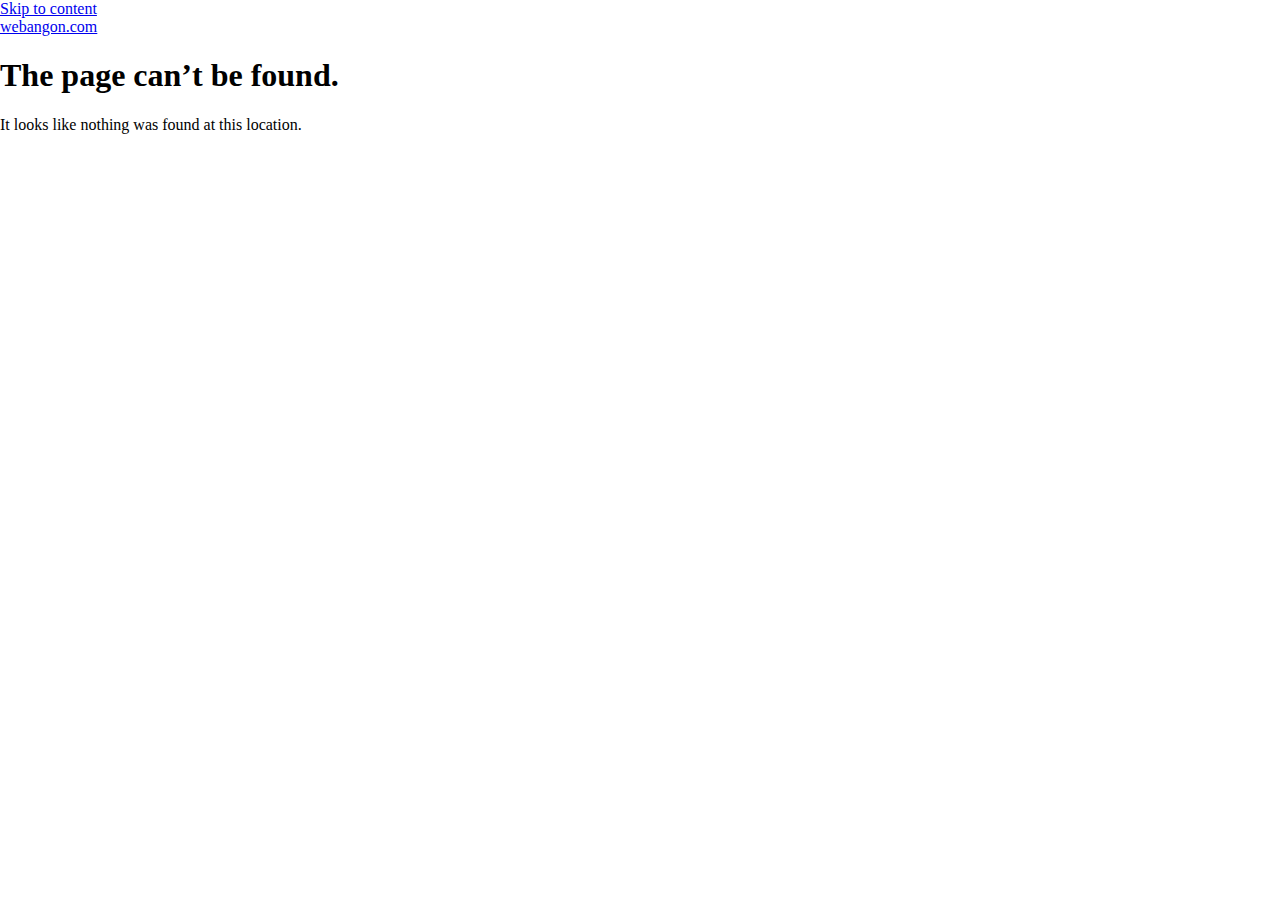
<file: fancybox_loading@2x.html>
<!doctype html>
<html lang="en-US">
<head>
	<meta charset="UTF-8">
	<meta name="viewport" content="width=device-width, initial-scale=1">
	<link rel="profile" href="https://gmpg.org/xfn/11">
	<title>Page not found &#8211; webangon.com</title>
<meta name='robots' content='max-image-preview:large' />
	<style>img:is([sizes="auto" i], [sizes^="auto," i]) { contain-intrinsic-size: 3000px 1500px }</style>
	<link rel="alternate" type="application/rss+xml" title="webangon.com &raquo; Feed" href="https://webangon.com/feed/" />
<script>
window._wpemojiSettings = {"baseUrl":"https:\/\/s.w.org\/images\/core\/emoji\/16.0.1\/72x72\/","ext":".png","svgUrl":"https:\/\/s.w.org\/images\/core\/emoji\/16.0.1\/svg\/","svgExt":".svg","source":{"concatemoji":"https:\/\/webangon.com\/wp-includes\/js\/wp-emoji-release.min.js?ver=6.8.3"}};
/*! This file is auto-generated */
!function(s,n){var o,i,e;function c(e){try{var t={supportTests:e,timestamp:(new Date).valueOf()};sessionStorage.setItem(o,JSON.stringify(t))}catch(e){}}function p(e,t,n){e.clearRect(0,0,e.canvas.width,e.canvas.height),e.fillText(t,0,0);var t=new Uint32Array(e.getImageData(0,0,e.canvas.width,e.canvas.height).data),a=(e.clearRect(0,0,e.canvas.width,e.canvas.height),e.fillText(n,0,0),new Uint32Array(e.getImageData(0,0,e.canvas.width,e.canvas.height).data));return t.every(function(e,t){return e===a[t]})}function u(e,t){e.clearRect(0,0,e.canvas.width,e.canvas.height),e.fillText(t,0,0);for(var n=e.getImageData(16,16,1,1),a=0;a<n.data.length;a++)if(0!==n.data[a])return!1;return!0}function f(e,t,n,a){switch(t){case"flag":return n(e,"\ud83c\udff3\ufe0f\u200d\u26a7\ufe0f","\ud83c\udff3\ufe0f\u200b\u26a7\ufe0f")?!1:!n(e,"\ud83c\udde8\ud83c\uddf6","\ud83c\udde8\u200b\ud83c\uddf6")&&!n(e,"\ud83c\udff4\udb40\udc67\udb40\udc62\udb40\udc65\udb40\udc6e\udb40\udc67\udb40\udc7f","\ud83c\udff4\u200b\udb40\udc67\u200b\udb40\udc62\u200b\udb40\udc65\u200b\udb40\udc6e\u200b\udb40\udc67\u200b\udb40\udc7f");case"emoji":return!a(e,"\ud83e\udedf")}return!1}function g(e,t,n,a){var r="undefined"!=typeof WorkerGlobalScope&&self instanceof WorkerGlobalScope?new OffscreenCanvas(300,150):s.createElement("canvas"),o=r.getContext("2d",{willReadFrequently:!0}),i=(o.textBaseline="top",o.font="600 32px Arial",{});return e.forEach(function(e){i[e]=t(o,e,n,a)}),i}function t(e){var t=s.createElement("script");t.src=e,t.defer=!0,s.head.appendChild(t)}"undefined"!=typeof Promise&&(o="wpEmojiSettingsSupports",i=["flag","emoji"],n.supports={everything:!0,everythingExceptFlag:!0},e=new Promise(function(e){s.addEventListener("DOMContentLoaded",e,{once:!0})}),new Promise(function(t){var n=function(){try{var e=JSON.parse(sessionStorage.getItem(o));if("object"==typeof e&&"number"==typeof e.timestamp&&(new Date).valueOf()<e.timestamp+604800&&"object"==typeof e.supportTests)return e.supportTests}catch(e){}return null}();if(!n){if("undefined"!=typeof Worker&&"undefined"!=typeof OffscreenCanvas&&"undefined"!=typeof URL&&URL.createObjectURL&&"undefined"!=typeof Blob)try{var e="postMessage("+g.toString()+"("+[JSON.stringify(i),f.toString(),p.toString(),u.toString()].join(",")+"));",a=new Blob([e],{type:"text/javascript"}),r=new Worker(URL.createObjectURL(a),{name:"wpTestEmojiSupports"});return void(r.onmessage=function(e){c(n=e.data),r.terminate(),t(n)})}catch(e){}c(n=g(i,f,p,u))}t(n)}).then(function(e){for(var t in e)n.supports[t]=e[t],n.supports.everything=n.supports.everything&&n.supports[t],"flag"!==t&&(n.supports.everythingExceptFlag=n.supports.everythingExceptFlag&&n.supports[t]);n.supports.everythingExceptFlag=n.supports.everythingExceptFlag&&!n.supports.flag,n.DOMReady=!1,n.readyCallback=function(){n.DOMReady=!0}}).then(function(){return e}).then(function(){var e;n.supports.everything||(n.readyCallback(),(e=n.source||{}).concatemoji?t(e.concatemoji):e.wpemoji&&e.twemoji&&(t(e.twemoji),t(e.wpemoji)))}))}((window,document),window._wpemojiSettings);
</script>
<style id='wp-emoji-styles-inline-css'>

	img.wp-smiley, img.emoji {
		display: inline !important;
		border: none !important;
		box-shadow: none !important;
		height: 1em !important;
		width: 1em !important;
		margin: 0 0.07em !important;
		vertical-align: -0.1em !important;
		background: none !important;
		padding: 0 !important;
	}
</style>
<link rel='stylesheet' id='wp-block-library-css' href='https://webangon.com/wp-includes/css/dist/block-library/style.min.css?ver=6.8.3' media='all' />
<style id='global-styles-inline-css'>
:root{--wp--preset--aspect-ratio--square: 1;--wp--preset--aspect-ratio--4-3: 4/3;--wp--preset--aspect-ratio--3-4: 3/4;--wp--preset--aspect-ratio--3-2: 3/2;--wp--preset--aspect-ratio--2-3: 2/3;--wp--preset--aspect-ratio--16-9: 16/9;--wp--preset--aspect-ratio--9-16: 9/16;--wp--preset--color--black: #000000;--wp--preset--color--cyan-bluish-gray: #abb8c3;--wp--preset--color--white: #ffffff;--wp--preset--color--pale-pink: #f78da7;--wp--preset--color--vivid-red: #cf2e2e;--wp--preset--color--luminous-vivid-orange: #ff6900;--wp--preset--color--luminous-vivid-amber: #fcb900;--wp--preset--color--light-green-cyan: #7bdcb5;--wp--preset--color--vivid-green-cyan: #00d084;--wp--preset--color--pale-cyan-blue: #8ed1fc;--wp--preset--color--vivid-cyan-blue: #0693e3;--wp--preset--color--vivid-purple: #9b51e0;--wp--preset--gradient--vivid-cyan-blue-to-vivid-purple: linear-gradient(135deg,rgba(6,147,227,1) 0%,rgb(155,81,224) 100%);--wp--preset--gradient--light-green-cyan-to-vivid-green-cyan: linear-gradient(135deg,rgb(122,220,180) 0%,rgb(0,208,130) 100%);--wp--preset--gradient--luminous-vivid-amber-to-luminous-vivid-orange: linear-gradient(135deg,rgba(252,185,0,1) 0%,rgba(255,105,0,1) 100%);--wp--preset--gradient--luminous-vivid-orange-to-vivid-red: linear-gradient(135deg,rgba(255,105,0,1) 0%,rgb(207,46,46) 100%);--wp--preset--gradient--very-light-gray-to-cyan-bluish-gray: linear-gradient(135deg,rgb(238,238,238) 0%,rgb(169,184,195) 100%);--wp--preset--gradient--cool-to-warm-spectrum: linear-gradient(135deg,rgb(74,234,220) 0%,rgb(151,120,209) 20%,rgb(207,42,186) 40%,rgb(238,44,130) 60%,rgb(251,105,98) 80%,rgb(254,248,76) 100%);--wp--preset--gradient--blush-light-purple: linear-gradient(135deg,rgb(255,206,236) 0%,rgb(152,150,240) 100%);--wp--preset--gradient--blush-bordeaux: linear-gradient(135deg,rgb(254,205,165) 0%,rgb(254,45,45) 50%,rgb(107,0,62) 100%);--wp--preset--gradient--luminous-dusk: linear-gradient(135deg,rgb(255,203,112) 0%,rgb(199,81,192) 50%,rgb(65,88,208) 100%);--wp--preset--gradient--pale-ocean: linear-gradient(135deg,rgb(255,245,203) 0%,rgb(182,227,212) 50%,rgb(51,167,181) 100%);--wp--preset--gradient--electric-grass: linear-gradient(135deg,rgb(202,248,128) 0%,rgb(113,206,126) 100%);--wp--preset--gradient--midnight: linear-gradient(135deg,rgb(2,3,129) 0%,rgb(40,116,252) 100%);--wp--preset--font-size--small: 13px;--wp--preset--font-size--medium: 20px;--wp--preset--font-size--large: 36px;--wp--preset--font-size--x-large: 42px;--wp--preset--spacing--20: 0.44rem;--wp--preset--spacing--30: 0.67rem;--wp--preset--spacing--40: 1rem;--wp--preset--spacing--50: 1.5rem;--wp--preset--spacing--60: 2.25rem;--wp--preset--spacing--70: 3.38rem;--wp--preset--spacing--80: 5.06rem;--wp--preset--shadow--natural: 6px 6px 9px rgba(0, 0, 0, 0.2);--wp--preset--shadow--deep: 12px 12px 50px rgba(0, 0, 0, 0.4);--wp--preset--shadow--sharp: 6px 6px 0px rgba(0, 0, 0, 0.2);--wp--preset--shadow--outlined: 6px 6px 0px -3px rgba(255, 255, 255, 1), 6px 6px rgba(0, 0, 0, 1);--wp--preset--shadow--crisp: 6px 6px 0px rgba(0, 0, 0, 1);}:root { --wp--style--global--content-size: 800px;--wp--style--global--wide-size: 1200px; }:where(body) { margin: 0; }.wp-site-blocks > .alignleft { float: left; margin-right: 2em; }.wp-site-blocks > .alignright { float: right; margin-left: 2em; }.wp-site-blocks > .aligncenter { justify-content: center; margin-left: auto; margin-right: auto; }:where(.wp-site-blocks) > * { margin-block-start: 24px; margin-block-end: 0; }:where(.wp-site-blocks) > :first-child { margin-block-start: 0; }:where(.wp-site-blocks) > :last-child { margin-block-end: 0; }:root { --wp--style--block-gap: 24px; }:root :where(.is-layout-flow) > :first-child{margin-block-start: 0;}:root :where(.is-layout-flow) > :last-child{margin-block-end: 0;}:root :where(.is-layout-flow) > *{margin-block-start: 24px;margin-block-end: 0;}:root :where(.is-layout-constrained) > :first-child{margin-block-start: 0;}:root :where(.is-layout-constrained) > :last-child{margin-block-end: 0;}:root :where(.is-layout-constrained) > *{margin-block-start: 24px;margin-block-end: 0;}:root :where(.is-layout-flex){gap: 24px;}:root :where(.is-layout-grid){gap: 24px;}.is-layout-flow > .alignleft{float: left;margin-inline-start: 0;margin-inline-end: 2em;}.is-layout-flow > .alignright{float: right;margin-inline-start: 2em;margin-inline-end: 0;}.is-layout-flow > .aligncenter{margin-left: auto !important;margin-right: auto !important;}.is-layout-constrained > .alignleft{float: left;margin-inline-start: 0;margin-inline-end: 2em;}.is-layout-constrained > .alignright{float: right;margin-inline-start: 2em;margin-inline-end: 0;}.is-layout-constrained > .aligncenter{margin-left: auto !important;margin-right: auto !important;}.is-layout-constrained > :where(:not(.alignleft):not(.alignright):not(.alignfull)){max-width: var(--wp--style--global--content-size);margin-left: auto !important;margin-right: auto !important;}.is-layout-constrained > .alignwide{max-width: var(--wp--style--global--wide-size);}body .is-layout-flex{display: flex;}.is-layout-flex{flex-wrap: wrap;align-items: center;}.is-layout-flex > :is(*, div){margin: 0;}body .is-layout-grid{display: grid;}.is-layout-grid > :is(*, div){margin: 0;}body{padding-top: 0px;padding-right: 0px;padding-bottom: 0px;padding-left: 0px;}a:where(:not(.wp-element-button)){text-decoration: underline;}:root :where(.wp-element-button, .wp-block-button__link){background-color: #32373c;border-width: 0;color: #fff;font-family: inherit;font-size: inherit;line-height: inherit;padding: calc(0.667em + 2px) calc(1.333em + 2px);text-decoration: none;}.has-black-color{color: var(--wp--preset--color--black) !important;}.has-cyan-bluish-gray-color{color: var(--wp--preset--color--cyan-bluish-gray) !important;}.has-white-color{color: var(--wp--preset--color--white) !important;}.has-pale-pink-color{color: var(--wp--preset--color--pale-pink) !important;}.has-vivid-red-color{color: var(--wp--preset--color--vivid-red) !important;}.has-luminous-vivid-orange-color{color: var(--wp--preset--color--luminous-vivid-orange) !important;}.has-luminous-vivid-amber-color{color: var(--wp--preset--color--luminous-vivid-amber) !important;}.has-light-green-cyan-color{color: var(--wp--preset--color--light-green-cyan) !important;}.has-vivid-green-cyan-color{color: var(--wp--preset--color--vivid-green-cyan) !important;}.has-pale-cyan-blue-color{color: var(--wp--preset--color--pale-cyan-blue) !important;}.has-vivid-cyan-blue-color{color: var(--wp--preset--color--vivid-cyan-blue) !important;}.has-vivid-purple-color{color: var(--wp--preset--color--vivid-purple) !important;}.has-black-background-color{background-color: var(--wp--preset--color--black) !important;}.has-cyan-bluish-gray-background-color{background-color: var(--wp--preset--color--cyan-bluish-gray) !important;}.has-white-background-color{background-color: var(--wp--preset--color--white) !important;}.has-pale-pink-background-color{background-color: var(--wp--preset--color--pale-pink) !important;}.has-vivid-red-background-color{background-color: var(--wp--preset--color--vivid-red) !important;}.has-luminous-vivid-orange-background-color{background-color: var(--wp--preset--color--luminous-vivid-orange) !important;}.has-luminous-vivid-amber-background-color{background-color: var(--wp--preset--color--luminous-vivid-amber) !important;}.has-light-green-cyan-background-color{background-color: var(--wp--preset--color--light-green-cyan) !important;}.has-vivid-green-cyan-background-color{background-color: var(--wp--preset--color--vivid-green-cyan) !important;}.has-pale-cyan-blue-background-color{background-color: var(--wp--preset--color--pale-cyan-blue) !important;}.has-vivid-cyan-blue-background-color{background-color: var(--wp--preset--color--vivid-cyan-blue) !important;}.has-vivid-purple-background-color{background-color: var(--wp--preset--color--vivid-purple) !important;}.has-black-border-color{border-color: var(--wp--preset--color--black) !important;}.has-cyan-bluish-gray-border-color{border-color: var(--wp--preset--color--cyan-bluish-gray) !important;}.has-white-border-color{border-color: var(--wp--preset--color--white) !important;}.has-pale-pink-border-color{border-color: var(--wp--preset--color--pale-pink) !important;}.has-vivid-red-border-color{border-color: var(--wp--preset--color--vivid-red) !important;}.has-luminous-vivid-orange-border-color{border-color: var(--wp--preset--color--luminous-vivid-orange) !important;}.has-luminous-vivid-amber-border-color{border-color: var(--wp--preset--color--luminous-vivid-amber) !important;}.has-light-green-cyan-border-color{border-color: var(--wp--preset--color--light-green-cyan) !important;}.has-vivid-green-cyan-border-color{border-color: var(--wp--preset--color--vivid-green-cyan) !important;}.has-pale-cyan-blue-border-color{border-color: var(--wp--preset--color--pale-cyan-blue) !important;}.has-vivid-cyan-blue-border-color{border-color: var(--wp--preset--color--vivid-cyan-blue) !important;}.has-vivid-purple-border-color{border-color: var(--wp--preset--color--vivid-purple) !important;}.has-vivid-cyan-blue-to-vivid-purple-gradient-background{background: var(--wp--preset--gradient--vivid-cyan-blue-to-vivid-purple) !important;}.has-light-green-cyan-to-vivid-green-cyan-gradient-background{background: var(--wp--preset--gradient--light-green-cyan-to-vivid-green-cyan) !important;}.has-luminous-vivid-amber-to-luminous-vivid-orange-gradient-background{background: var(--wp--preset--gradient--luminous-vivid-amber-to-luminous-vivid-orange) !important;}.has-luminous-vivid-orange-to-vivid-red-gradient-background{background: var(--wp--preset--gradient--luminous-vivid-orange-to-vivid-red) !important;}.has-very-light-gray-to-cyan-bluish-gray-gradient-background{background: var(--wp--preset--gradient--very-light-gray-to-cyan-bluish-gray) !important;}.has-cool-to-warm-spectrum-gradient-background{background: var(--wp--preset--gradient--cool-to-warm-spectrum) !important;}.has-blush-light-purple-gradient-background{background: var(--wp--preset--gradient--blush-light-purple) !important;}.has-blush-bordeaux-gradient-background{background: var(--wp--preset--gradient--blush-bordeaux) !important;}.has-luminous-dusk-gradient-background{background: var(--wp--preset--gradient--luminous-dusk) !important;}.has-pale-ocean-gradient-background{background: var(--wp--preset--gradient--pale-ocean) !important;}.has-electric-grass-gradient-background{background: var(--wp--preset--gradient--electric-grass) !important;}.has-midnight-gradient-background{background: var(--wp--preset--gradient--midnight) !important;}.has-small-font-size{font-size: var(--wp--preset--font-size--small) !important;}.has-medium-font-size{font-size: var(--wp--preset--font-size--medium) !important;}.has-large-font-size{font-size: var(--wp--preset--font-size--large) !important;}.has-x-large-font-size{font-size: var(--wp--preset--font-size--x-large) !important;}
:root :where(.wp-block-pullquote){font-size: 1.5em;line-height: 1.6;}
</style>
<link rel='stylesheet' id='hello-elementor-css' href='https://webangon.com/wp-content/themes/hello-elementor/assets/css/reset.css?ver=3.4.5' media='all' />
<link rel='stylesheet' id='hello-elementor-theme-style-css' href='https://webangon.com/wp-content/themes/hello-elementor/assets/css/theme.css?ver=3.4.5' media='all' />
<link rel='stylesheet' id='hello-elementor-header-footer-css' href='https://webangon.com/wp-content/themes/hello-elementor/assets/css/header-footer.css?ver=3.4.5' media='all' />
<link rel="https://api.w.org/" href="https://webangon.com/wp-json/" /><link rel="EditURI" type="application/rsd+xml" title="RSD" href="https://webangon.com/xmlrpc.php?rsd" />
<meta name="generator" content="WordPress 6.8.3" />
</head>
<body class="error404 wp-embed-responsive wp-theme-hello-elementor hello-elementor-default">


<a class="skip-link screen-reader-text" href="#content">Skip to content</a>


<header id="site-header" class="site-header">

	<div class="site-branding">
					<div class="site-title">
				<a href="https://webangon.com/" title="Home" rel="home">
					webangon.com				</a>
			</div>
						</div>

	</header>
<main id="content" class="site-main">

			<div class="page-header">
			<h1 class="entry-title">The page can&rsquo;t be found.</h1>
		</div>
	
	<div class="page-content">
		<p>It looks like nothing was found at this location.</p>
	</div>

</main>
<footer id="site-footer" class="site-footer">
	</footer>

<script type="speculationrules">
{"prefetch":[{"source":"document","where":{"and":[{"href_matches":"\/*"},{"not":{"href_matches":["\/wp-*.php","\/wp-admin\/*","\/wp-content\/uploads\/*","\/wp-content\/*","\/wp-content\/plugins\/*","\/wp-content\/themes\/hello-elementor\/*","\/*\\?(.+)"]}},{"not":{"selector_matches":"a[rel~=\"nofollow\"]"}},{"not":{"selector_matches":".no-prefetch, .no-prefetch a"}}]},"eagerness":"conservative"}]}
</script>

</body>
</html>
</file>
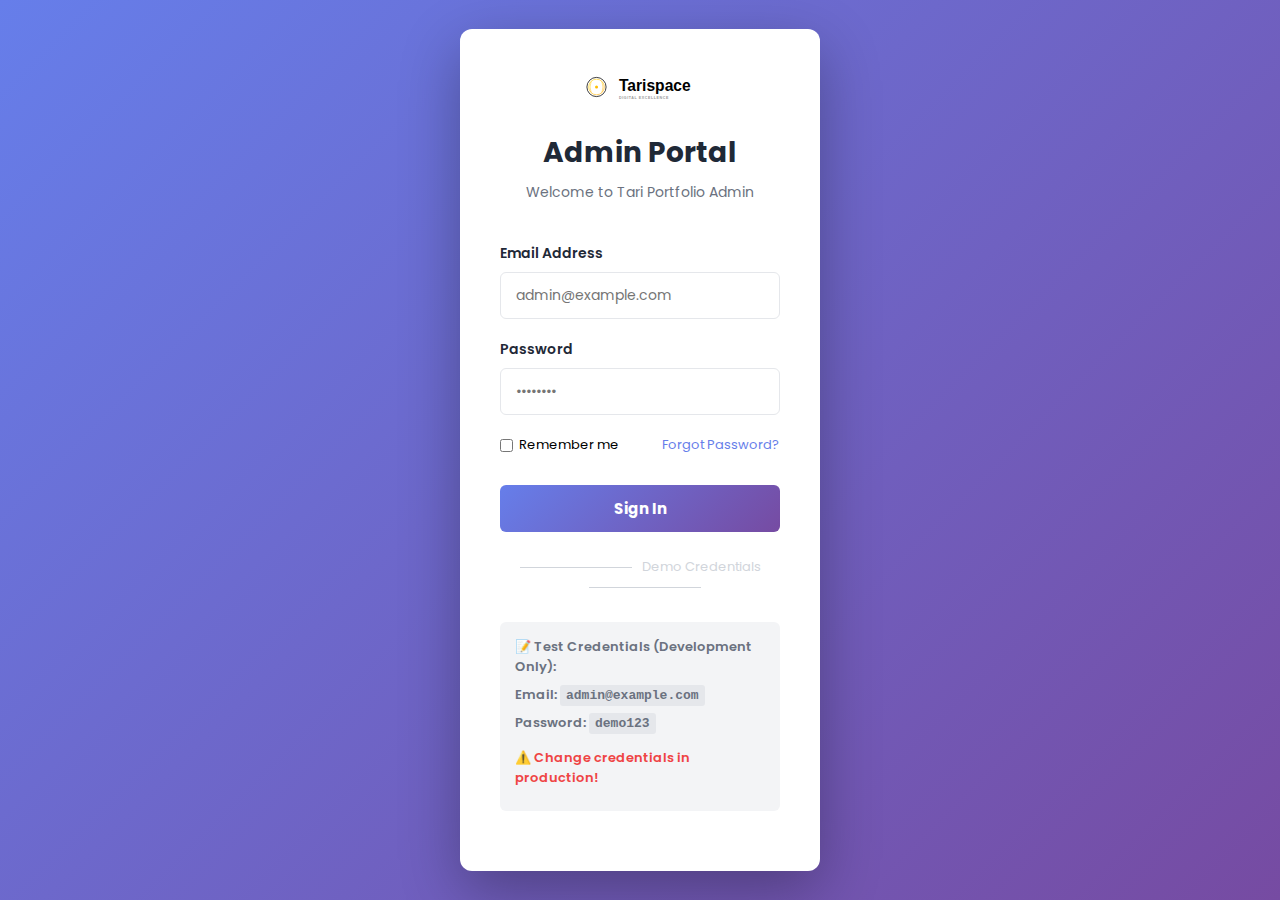
<file: Tari Potfolio/Tarispace.com/admin-login.html>
<!DOCTYPE html>
<html lang="en">
<head>
    <meta charset="UTF-8">
    <meta name="viewport" content="width=device-width, initial-scale=1.0">
    <title>Admin Login - Tari Portfolio</title>
    <link href="https://fonts.googleapis.com/css?family=Poppins:200,300,400,500,600,700,800&display=swap" rel="stylesheet">
    <style>
        * {
            margin: 0;
            padding: 0;
            box-sizing: border-box;
        }

        body {
            font-family: 'Poppins', sans-serif;
            background: linear-gradient(135deg, #667eea 0%, #764ba2 100%);
            min-height: 100vh;
            display: flex;
            align-items: center;
            justify-content: center;
        }

        .login-container {
            width: 100%;
            max-width: 400px;
            padding: 20px;
        }

        .login-card {
            background: white;
            border-radius: 12px;
            box-shadow: 0 20px 60px rgba(0, 0, 0, 0.3);
            padding: 40px;
            animation: slideUp 0.5s ease;
        }

        @keyframes slideUp {
            from {
                opacity: 0;
                transform: translateY(30px);
            }
            to {
                opacity: 1;
                transform: translateY(0);
            }
        }

        .login-header {
            text-align: center;
            margin-bottom: 40px;
        }

        .login-logo {
            max-width: 120px;
            height: auto;
            margin-bottom: 20px;
        }

        .login-header h1 {
            font-size: 28px;
            font-weight: 700;
            color: #1f2937;
            margin-bottom: 8px;
        }

        .login-header p {
            color: #6b7280;
            font-size: 14px;
        }

        .form-group {
            margin-bottom: 20px;
        }

        .form-group label {
            display: block;
            margin-bottom: 8px;
            font-weight: 600;
            color: #1f2937;
            font-size: 14px;
        }

        .form-group input {
            width: 100%;
            padding: 12px 15px;
            border: 1px solid #e5e7eb;
            border-radius: 6px;
            font-size: 14px;
            font-family: 'Poppins', sans-serif;
            transition: all 0.3s ease;
        }

        .form-group input:focus {
            outline: none;
            border-color: #667eea;
            box-shadow: 0 0 0 3px rgba(102, 126, 234, 0.1);
        }

        .remember-forgot {
            display: flex;
            justify-content: space-between;
            align-items: center;
            margin-bottom: 30px;
            font-size: 13px;
        }

        .remember-forgot label {
            display: flex;
            align-items: center;
            gap: 6px;
            margin: 0;
            font-weight: 400;
            cursor: pointer;
        }

        .remember-forgot label input {
            width: auto;
            cursor: pointer;
        }

        .remember-forgot a {
            color: #667eea;
            text-decoration: none;
            transition: color 0.3s ease;
        }

        .remember-forgot a:hover {
            color: #764ba2;
        }

        .login-btn {
            width: 100%;
            padding: 12px;
            background: linear-gradient(135deg, #667eea 0%, #764ba2 100%);
            color: white;
            border: none;
            border-radius: 6px;
            font-size: 15px;
            font-weight: 700;
            cursor: pointer;
            transition: all 0.3s ease;
            font-family: 'Poppins', sans-serif;
        }

        .login-btn:hover {
            transform: translateY(-2px);
            box-shadow: 0 10px 25px rgba(102, 126, 234, 0.3);
        }

        .login-btn:active {
            transform: translateY(0);
        }

        .divider {
            text-align: center;
            margin: 25px 0;
            color: #d1d5db;
            font-size: 13px;
        }

        .divider::before {
            content: '';
            display: inline-block;
            width: 40%;
            height: 1px;
            background: #d1d5db;
            vertical-align: middle;
            margin-right: 10px;
        }

        .divider::after {
            content: '';
            display: inline-block;
            width: 40%;
            height: 1px;
            background: #d1d5db;
            vertical-align: middle;
            margin-left: 10px;
        }

        .demo-login {
            background: #f3f4f6;
            padding: 15px;
            border-radius: 6px;
            margin-bottom: 20px;
            font-size: 13px;
            color: #6b7280;
        }

        .demo-login p {
            margin-bottom: 8px;
            font-weight: 600;
        }

        .demo-login code {
            background: #e5e7eb;
            padding: 3px 6px;
            border-radius: 3px;
            font-family: 'Courier New', monospace;
        }

        .error-message {
            color: #ef4444;
            font-size: 13px;
            margin-top: 5px;
            display: none;
        }

        .success-message {
            color: #10b981;
            font-size: 13px;
            margin-top: 5px;
            display: none;
        }

        @media (max-width: 480px) {
            .login-card {
                padding: 30px 20px;
            }

            .login-header h1 {
                font-size: 24px;
            }
        }
    </style>
</head>
<body>
    <div class="login-container">
        <div class="login-card">
            <div class="login-header">
                <img src="img/logo/tarispace-logo.svg" alt="Logo" class="login-logo">
                <h1>Admin Portal</h1>
                <p>Welcome to Tari Portfolio Admin</p>
            </div>

            <form id="loginForm">
                <div class="form-group">
                    <label for="email">Email Address</label>
                    <input type="email" id="email" name="email" placeholder="admin@example.com" required>
                    <div class="error-message" id="emailError"></div>
                </div>

                <div class="form-group">
                    <label for="password">Password</label>
                    <input type="password" id="password" name="password" placeholder="••••••••" required>
                    <div class="error-message" id="passwordError"></div>
                </div>

                <div class="remember-forgot">
                    <label>
                        <input type="checkbox" id="remember" name="remember">
                        Remember me
                    </label>
                    <a href="#" onclick="handleForgotPassword(event)">Forgot Password?</a>
                </div>

                <button type="submit" class="login-btn">Sign In</button>

                <div class="error-message" id="generalError"></div>
                <div class="success-message" id="successMessage"></div>
            </form>

            <div class="divider">Demo Credentials</div>

            <div class="demo-login">
                <p>📝 Test Credentials (Development Only):</p>
                <p>Email: <code>admin@example.com</code></p>
                <p>Password: <code>demo123</code></p>
                <p style="margin-top: 15px; color: #ef4444; font-weight: 600;">
                    ⚠️ Change credentials in production!
                </p>
            </div>
        </div>
    </div>

    <script>
        // Admin Login Handler
        const LoginManager = {
            // Demo credentials (replace with backend authentication)
            demoCredentials: {
                email: 'admin@example.com',
                password: 'demo123'
            },

            init() {
                document.getElementById('loginForm').addEventListener('submit', (e) => {
                    this.handleLogin(e);
                });

                // Check if already logged in
                this.checkAuth();
            },

            handleLogin(e) {
                e.preventDefault();

                const email = document.getElementById('email').value;
                const password = document.getElementById('password').value;
                const remember = document.getElementById('remember').checked;

                // Clear previous errors
                document.getElementById('emailError').style.display = 'none';
                document.getElementById('passwordError').style.display = 'none';
                document.getElementById('generalError').style.display = 'none';

                // Validate input
                if (!email || !password) {
                    document.getElementById('generalError').textContent = 'Please fill in all fields';
                    document.getElementById('generalError').style.display = 'block';
                    return;
                }

                // Demo validation (replace with API call)
                if (email === this.demoCredentials.email && 
                    password === this.demoCredentials.password) {
                    this.loginSuccess(email, remember);
                } else {
                    document.getElementById('generalError').textContent = 'Invalid email or password';
                    document.getElementById('generalError').style.display = 'block';
                }
            },

            loginSuccess(email, remember) {
                // Store authentication info
                const authData = {
                    email: email,
                    token: 'demo-token-' + Date.now(),
                    loginTime: new Date().toISOString()
                };

                localStorage.setItem('authData', JSON.stringify(authData));

                if (remember) {
                    localStorage.setItem('rememberEmail', email);
                }

                // Show success message
                document.getElementById('successMessage').textContent = 'Login successful! Redirecting...';
                document.getElementById('successMessage').style.display = 'block';

                // Redirect to admin dashboard
                setTimeout(() => {
                    window.location.href = 'admin.html';
                }, 1500);
            },

            checkAuth() {
                const authData = localStorage.getItem('authData');
                const rememberEmail = localStorage.getItem('rememberEmail');

                if (rememberEmail) {
                    document.getElementById('email').value = rememberEmail;
                    document.getElementById('remember').checked = true;
                }

                // If already authenticated, redirect
                if (authData) {
                    const auth = JSON.parse(authData);
                    const loginTime = new Date(auth.loginTime).getTime();
                    const now = Date.now();
                    const sessionDuration = 24 * 60 * 60 * 1000; // 24 hours

                    if (now - loginTime < sessionDuration) {
                        window.location.href = 'admin.html';
                    } else {
                        localStorage.removeItem('authData');
                    }
                }
            }
        };

        // Forgot password handler
        function handleForgotPassword(e) {
            e.preventDefault();
            alert('Password reset feature coming soon!\n\nFor now, use demo credentials:\nEmail: admin@example.com\nPassword: demo123');
        }

        // Initialize when DOM is ready
        document.addEventListener('DOMContentLoaded', () => {
            LoginManager.init();
        });
    </script>
</body>
</html>
</file>
<file: css/line-awesome.css>
.la,
.las,
.lar,
.lal,
.lad,
.lab {
  -moz-osx-font-smoothing: grayscale;
  -webkit-font-smoothing: antialiased;
  display: inline-block;
  font-style: normal;
  font-variant: normal;
  text-rendering: auto;
  line-height: 1; }

.la-lg {
  font-size: 1.33333em;
  line-height: 0.75em;
  vertical-align: -.0667em; }

.la-xs {
  font-size: .75em; }

.la-sm {
  font-size: .875em; }

.la-1x {
  font-size: 1em; }

.la-2x {
  font-size: 2em; }

.la-3x {
  font-size: 3em; }

.la-4x {
  font-size: 4em; }

.la-5x {
  font-size: 5em; }

.la-6x {
  font-size: 6em; }

.la-7x {
  font-size: 7em; }

.la-8x {
  font-size: 8em; }

.la-9x {
  font-size: 9em; }

.la-10x {
  font-size: 10em; }

.la-fw {
  text-align: center;
  width: 1.25em; }

.la-ul {
  list-style-type: none;
  margin-left: 2.5em;
  padding-left: 0; }
  .la-ul > li {
    position: relative; }

.la-li {
  left: -2em;
  position: absolute;
  text-align: center;
  width: 2em;
  line-height: inherit; }

.la-border {
  border: solid 0.08em #eee;
  border-radius: .1em;
  padding: .2em .25em .15em; }

.la-pull-left {
  float: left; }

.la-pull-right {
  float: right; }

.la.la-pull-left,
.las.la-pull-left,
.lar.la-pull-left,
.lal.la-pull-left,
.lab.la-pull-left {
  margin-right: .3em; }

.la.la-pull-right,
.las.la-pull-right,
.lar.la-pull-right,
.lal.la-pull-right,
.lab.la-pull-right {
  margin-left: .3em; }

.la-spin {
  -webkit-animation: la-spin 2s infinite linear;
          animation: la-spin 2s infinite linear; }

.la-pulse {
  -webkit-animation: la-spin 1s infinite steps(8);
          animation: la-spin 1s infinite steps(8); }

@-webkit-keyframes la-spin {
  0% {
    -webkit-transform: rotate(0deg);
            transform: rotate(0deg); }
  100% {
    -webkit-transform: rotate(360deg);
            transform: rotate(360deg); } }

@keyframes la-spin {
  0% {
    -webkit-transform: rotate(0deg);
            transform: rotate(0deg); }
  100% {
    -webkit-transform: rotate(360deg);
            transform: rotate(360deg); } }

.la-rotate-90 {
  -ms-filter: "progid:DXImageTransform.Microsoft.BasicImage(rotation=1)";
  -webkit-transform: rotate(90deg);
          transform: rotate(90deg); }

.la-rotate-180 {
  -ms-filter: "progid:DXImageTransform.Microsoft.BasicImage(rotation=2)";
  -webkit-transform: rotate(180deg);
          transform: rotate(180deg); }

.la-rotate-270 {
  -ms-filter: "progid:DXImageTransform.Microsoft.BasicImage(rotation=3)";
  -webkit-transform: rotate(270deg);
          transform: rotate(270deg); }

.la-flip-horizontal {
  -ms-filter: "progid:DXImageTransform.Microsoft.BasicImage(rotation=0, mirror=1)";
  -webkit-transform: scale(-1, 1);
          transform: scale(-1, 1); }

.la-flip-vertical {
  -ms-filter: "progid:DXImageTransform.Microsoft.BasicImage(rotation=2, mirror=1)";
  -webkit-transform: scale(1, -1);
          transform: scale(1, -1); }

.la-flip-both, .la-flip-horizontal.la-flip-vertical {
  -ms-filter: "progid:DXImageTransform.Microsoft.BasicImage(rotation=2, mirror=1)";
  -webkit-transform: scale(-1, -1);
          transform: scale(-1, -1); }

:root .la-rotate-90,
:root .la-rotate-180,
:root .la-rotate-270,
:root .la-flip-horizontal,
:root .la-flip-vertical,
:root .la-flip-both {
  -webkit-filter: none;
          filter: none; }

.la-stack {
  display: inline-block;
  height: 2em;
  line-height: 2em;
  position: relative;
  vertical-align: middle;
  width: 2.5em; }

.la-stack-1x,
.la-stack-2x {
  left: 0;
  position: absolute;
  text-align: center;
  width: 100%; }

.la-stack-1x {
  line-height: inherit; }

.la-stack-2x {
  font-size: 2em; }

.la-inverse {
  color: #fff; }

/* Font Awesome uses the Unicode Private Use Area (PUA) to ensure screen
readers do not read off random characters that represent icons */
.la-500px:before {
  content: "\f26e"; }

.la-accessible-icon:before {
  content: "\f368"; }

.la-accusoft:before {
  content: "\f369"; }

.la-acquisitions-incorporated:before {
  content: "\f6af"; }

.la-ad:before {
  content: "\f641"; }

.la-address-book:before {
  content: "\f2b9"; }

.la-address-card:before {
  content: "\f2bb"; }

.la-adjust:before {
  content: "\f042"; }

.la-adn:before {
  content: "\f170"; }

.la-adobe:before {
  content: "\f778"; }

.la-adversal:before {
  content: "\f36a"; }

.la-affiliatetheme:before {
  content: "\f36b"; }

.la-air-freshener:before {
  content: "\f5d0"; }

.la-airbnb:before {
  content: "\f834"; }

.la-algolia:before {
  content: "\f36c"; }

.la-align-center:before {
  content: "\f037"; }

.la-align-justify:before {
  content: "\f039"; }

.la-align-left:before {
  content: "\f036"; }

.la-align-right:before {
  content: "\f038"; }

.la-alipay:before {
  content: "\f642"; }

.la-allergies:before {
  content: "\f461"; }

.la-amazon:before {
  content: "\f270"; }

.la-amazon-pay:before {
  content: "\f42c"; }

.la-ambulance:before {
  content: "\f0f9"; }

.la-american-sign-language-interpreting:before {
  content: "\f2a3"; }

.la-amilia:before {
  content: "\f36d"; }

.la-anchor:before {
  content: "\f13d"; }

.la-android:before {
  content: "\f17b"; }

.la-angellist:before {
  content: "\f209"; }

.la-angle-double-down:before {
  content: "\f103"; }

.la-angle-double-left:before {
  content: "\f100"; }

.la-angle-double-right:before {
  content: "\f101"; }

.la-angle-double-up:before {
  content: "\f102"; }

.la-angle-down:before {
  content: "\f107"; }

.la-angle-left:before {
  content: "\f104"; }

.la-angle-right:before {
  content: "\f105"; }

.la-angle-up:before {
  content: "\f106"; }

.la-angry:before {
  content: "\f556"; }

.la-angrycreative:before {
  content: "\f36e"; }

.la-angular:before {
  content: "\f420"; }

.la-ankh:before {
  content: "\f644"; }

.la-app-store:before {
  content: "\f36f"; }

.la-app-store-ios:before {
  content: "\f370"; }

.la-apper:before {
  content: "\f371"; }

.la-apple:before {
  content: "\f179"; }

.la-apple-alt:before {
  content: "\f5d1"; }

.la-apple-pay:before {
  content: "\f415"; }

.la-archive:before {
  content: "\f187"; }

.la-archway:before {
  content: "\f557"; }

.la-arrow-alt-circle-down:before {
  content: "\f358"; }

.la-arrow-alt-circle-left:before {
  content: "\f359"; }

.la-arrow-alt-circle-right:before {
  content: "\f35a"; }

.la-arrow-alt-circle-up:before {
  content: "\f35b"; }

.la-arrow-circle-down:before {
  content: "\f0ab"; }

.la-arrow-circle-left:before {
  content: "\f0a8"; }

.la-arrow-circle-right:before {
  content: "\f0a9"; }

.la-arrow-circle-up:before {
  content: "\f0aa"; }

.la-arrow-down:before {
  content: "\f063"; }

.la-arrow-left:before {
  content: "\f060"; }

.la-arrow-right:before {
  content: "\f061"; }

.la-arrow-up:before {
  content: "\f062"; }

.la-arrows-alt:before {
  content: "\f0b2"; }

.la-arrows-alt-h:before {
  content: "\f337"; }

.la-arrows-alt-v:before {
  content: "\f338"; }

.la-artstation:before {
  content: "\f77a"; }

.la-assistive-listening-systems:before {
  content: "\f2a2"; }

.la-asterisk:before {
  content: "\f069"; }

.la-asymmetrik:before {
  content: "\f372"; }

.la-at:before {
  content: "\f1fa"; }

.la-atlas:before {
  content: "\f558"; }

.la-atlassian:before {
  content: "\f77b"; }

.la-atom:before {
  content: "\f5d2"; }

.la-audible:before {
  content: "\f373"; }

.la-audio-description:before {
  content: "\f29e"; }

.la-autoprefixer:before {
  content: "\f41c"; }

.la-avianex:before {
  content: "\f374"; }

.la-aviato:before {
  content: "\f421"; }

.la-award:before {
  content: "\f559"; }

.la-aws:before {
  content: "\f375"; }

.la-baby:before {
  content: "\f77c"; }

.la-baby-carriage:before {
  content: "\f77d"; }

.la-backspace:before {
  content: "\f55a"; }

.la-backward:before {
  content: "\f04a"; }

.la-bacon:before {
  content: "\f7e5"; }

.la-balance-scale:before {
  content: "\f24e"; }

.la-balance-scale-left:before {
  content: "\f515"; }

.la-balance-scale-right:before {
  content: "\f516"; }

.la-ban:before {
  content: "\f05e"; }

.la-band-aid:before {
  content: "\f462"; }

.la-bandcamp:before {
  content: "\f2d5"; }

.la-barcode:before {
  content: "\f02a"; }

.la-bars:before {
  content: "\f0c9"; }

.la-baseball-ball:before {
  content: "\f433"; }

.la-basketball-ball:before {
  content: "\f434"; }

.la-bath:before {
  content: "\f2cd"; }

.la-battery-empty:before {
  content: "\f244"; }

.la-battery-full:before {
  content: "\f240"; }

.la-battery-half:before {
  content: "\f242"; }

.la-battery-quarter:before {
  content: "\f243"; }

.la-battery-three-quarters:before {
  content: "\f241"; }

.la-battle-net:before {
  content: "\f835"; }

.la-bed:before {
  content: "\f236"; }

.la-beer:before {
  content: "\f0fc"; }

.la-behance:before {
  content: "\f1b4"; }

.la-behance-square:before {
  content: "\f1b5"; }

.la-bell:before {
  content: "\f0f3"; }

.la-bell-slash:before {
  content: "\f1f6"; }

.la-bezier-curve:before {
  content: "\f55b"; }

.la-bible:before {
  content: "\f647"; }

.la-bicycle:before {
  content: "\f206"; }

.la-biking:before {
  content: "\f84a"; }

.la-bimobject:before {
  content: "\f378"; }

.la-binoculars:before {
  content: "\f1e5"; }

.la-biohazard:before {
  content: "\f780"; }

.la-birthday-cake:before {
  content: "\f1fd"; }

.la-bitbucket:before {
  content: "\f171"; }

.la-bitcoin:before {
  content: "\f379"; }

.la-bity:before {
  content: "\f37a"; }

.la-black-tie:before {
  content: "\f27e"; }

.la-blackberry:before {
  content: "\f37b"; }

.la-blender:before {
  content: "\f517"; }

.la-blender-phone:before {
  content: "\f6b6"; }

.la-blind:before {
  content: "\f29d"; }

.la-blog:before {
  content: "\f781"; }

.la-blogger:before {
  content: "\f37c"; }

.la-blogger-b:before {
  content: "\f37d"; }

.la-bluetooth:before {
  content: "\f293"; }

.la-bluetooth-b:before {
  content: "\f294"; }

.la-bold:before {
  content: "\f032"; }

.la-bolt:before {
  content: "\f0e7"; }

.la-bomb:before {
  content: "\f1e2"; }

.la-bone:before {
  content: "\f5d7"; }

.la-bong:before {
  content: "\f55c"; }

.la-book:before {
  content: "\f02d"; }

.la-book-dead:before {
  content: "\f6b7"; }

.la-book-medical:before {
  content: "\f7e6"; }

.la-book-open:before {
  content: "\f518"; }

.la-book-reader:before {
  content: "\f5da"; }

.la-bookmark:before {
  content: "\f02e"; }

.la-bootstrap:before {
  content: "\f836"; }

.la-border-all:before {
  content: "\f84c"; }

.la-border-none:before {
  content: "\f850"; }

.la-border-style:before {
  content: "\f853"; }

.la-bowling-ball:before {
  content: "\f436"; }

.la-box:before {
  content: "\f466"; }

.la-box-open:before {
  content: "\f49e"; }

.la-boxes:before {
  content: "\f468"; }

.la-braille:before {
  content: "\f2a1"; }

.la-brain:before {
  content: "\f5dc"; }

.la-bread-slice:before {
  content: "\f7ec"; }

.la-briefcase:before {
  content: "\f0b1"; }

.la-briefcase-medical:before {
  content: "\f469"; }

.la-broadcast-tower:before {
  content: "\f519"; }

.la-broom:before {
  content: "\f51a"; }

.la-brush:before {
  content: "\f55d"; }

.la-btc:before {
  content: "\f15a"; }

.la-buffer:before {
  content: "\f837"; }

.la-bug:before {
  content: "\f188"; }

.la-building:before {
  content: "\f1ad"; }

.la-bullhorn:before {
  content: "\f0a1"; }

.la-bullseye:before {
  content: "\f140"; }

.la-burn:before {
  content: "\f46a"; }

.la-buromobelexperte:before {
  content: "\f37f"; }

.la-bus:before {
  content: "\f207"; }

.la-bus-alt:before {
  content: "\f55e"; }

.la-business-time:before {
  content: "\f64a"; }

.la-buy-n-large:before {
  content: "\f8a6"; }

.la-buysellads:before {
  content: "\f20d"; }

.la-calculator:before {
  content: "\f1ec"; }

.la-calendar:before {
  content: "\f133"; }

.la-calendar-alt:before {
  content: "\f073"; }

.la-calendar-check:before {
  content: "\f274"; }

.la-calendar-day:before {
  content: "\f783"; }

.la-calendar-minus:before {
  content: "\f272"; }

.la-calendar-plus:before {
  content: "\f271"; }

.la-calendar-times:before {
  content: "\f273"; }

.la-calendar-week:before {
  content: "\f784"; }

.la-camera:before {
  content: "\f030"; }

.la-camera-retro:before {
  content: "\f083"; }

.la-campground:before {
  content: "\f6bb"; }

.la-canadian-maple-leaf:before {
  content: "\f785"; }

.la-candy-cane:before {
  content: "\f786"; }

.la-cannabis:before {
  content: "\f55f"; }

.la-capsules:before {
  content: "\f46b"; }

.la-car:before {
  content: "\f1b9"; }

.la-car-alt:before {
  content: "\f5de"; }

.la-car-battery:before {
  content: "\f5df"; }

.la-car-crash:before {
  content: "\f5e1"; }

.la-car-side:before {
  content: "\f5e4"; }

.la-caret-down:before {
  content: "\f0d7"; }

.la-caret-left:before {
  content: "\f0d9"; }

.la-caret-right:before {
  content: "\f0da"; }

.la-caret-square-down:before {
  content: "\f150"; }

.la-caret-square-left:before {
  content: "\f191"; }

.la-caret-square-right:before {
  content: "\f152"; }

.la-caret-square-up:before {
  content: "\f151"; }

.la-caret-up:before {
  content: "\f0d8"; }

.la-carrot:before {
  content: "\f787"; }

.la-cart-arrow-down:before {
  content: "\f218"; }

.la-cart-plus:before {
  content: "\f217"; }

.la-cash-register:before {
  content: "\f788"; }

.la-cat:before {
  content: "\f6be"; }

.la-cc-amazon-pay:before {
  content: "\f42d"; }

.la-cc-amex:before {
  content: "\f1f3"; }

.la-cc-apple-pay:before {
  content: "\f416"; }

.la-cc-diners-club:before {
  content: "\f24c"; }

.la-cc-discover:before {
  content: "\f1f2"; }

.la-cc-jcb:before {
  content: "\f24b"; }

.la-cc-mastercard:before {
  content: "\f1f1"; }

.la-cc-paypal:before {
  content: "\f1f4"; }

.la-cc-stripe:before {
  content: "\f1f5"; }

.la-cc-visa:before {
  content: "\f1f0"; }

.la-centercode:before {
  content: "\f380"; }

.la-centos:before {
  content: "\f789"; }

.la-certificate:before {
  content: "\f0a3"; }

.la-chair:before {
  content: "\f6c0"; }

.la-chalkboard:before {
  content: "\f51b"; }

.la-chalkboard-teacher:before {
  content: "\f51c"; }

.la-charging-station:before {
  content: "\f5e7"; }

.la-chart-area:before {
  content: "\f1fe"; }

.la-chart-bar:before {
  content: "\f080"; }

.la-chart-line:before {
  content: "\f201"; }

.la-chart-pie:before {
  content: "\f200"; }

.la-check:before {
  content: "\f00c"; }

.la-check-circle:before {
  content: "\f058"; }

.la-check-double:before {
  content: "\f560"; }

.la-check-square:before {
  content: "\f14a"; }

.la-cheese:before {
  content: "\f7ef"; }

.la-chess:before {
  content: "\f439"; }

.la-chess-bishop:before {
  content: "\f43a"; }

.la-chess-board:before {
  content: "\f43c"; }

.la-chess-king:before {
  content: "\f43f"; }

.la-chess-knight:before {
  content: "\f441"; }

.la-chess-pawn:before {
  content: "\f443"; }

.la-chess-queen:before {
  content: "\f445"; }

.la-chess-rook:before {
  content: "\f447"; }

.la-chevron-circle-down:before {
  content: "\f13a"; }

.la-chevron-circle-left:before {
  content: "\f137"; }

.la-chevron-circle-right:before {
  content: "\f138"; }

.la-chevron-circle-up:before {
  content: "\f139"; }

.la-chevron-down:before {
  content: "\f078"; }

.la-chevron-left:before {
  content: "\f053"; }

.la-chevron-right:before {
  content: "\f054"; }

.la-chevron-up:before {
  content: "\f077"; }

.la-child:before {
  content: "\f1ae"; }

.la-chrome:before {
  content: "\f268"; }

.la-chromecast:before {
  content: "\f838"; }

.la-church:before {
  content: "\f51d"; }

.la-circle:before {
  content: "\f111"; }

.la-circle-notch:before {
  content: "\f1ce"; }

.la-city:before {
  content: "\f64f"; }

.la-clinic-medical:before {
  content: "\f7f2"; }

.la-clipboard:before {
  content: "\f328"; }

.la-clipboard-check:before {
  content: "\f46c"; }

.la-clipboard-list:before {
  content: "\f46d"; }

.la-clock:before {
  content: "\f017"; }

.la-clone:before {
  content: "\f24d"; }

.la-closed-captioning:before {
  content: "\f20a"; }

.la-cloud:before {
  content: "\f0c2"; }

.la-cloud-download-alt:before {
  content: "\f381"; }

.la-cloud-meatball:before {
  content: "\f73b"; }

.la-cloud-moon:before {
  content: "\f6c3"; }

.la-cloud-moon-rain:before {
  content: "\f73c"; }

.la-cloud-rain:before {
  content: "\f73d"; }

.la-cloud-showers-heavy:before {
  content: "\f740"; }

.la-cloud-sun:before {
  content: "\f6c4"; }

.la-cloud-sun-rain:before {
  content: "\f743"; }

.la-cloud-upload-alt:before {
  content: "\f382"; }

.la-cloudscale:before {
  content: "\f383"; }

.la-cloudsmith:before {
  content: "\f384"; }

.la-cloudversify:before {
  content: "\f385"; }

.la-cocktail:before {
  content: "\f561"; }

.la-code:before {
  content: "\f121"; }

.la-code-branch:before {
  content: "\f126"; }

.la-codepen:before {
  content: "\f1cb"; }

.la-codiepie:before {
  content: "\f284"; }

.la-coffee:before {
  content: "\f0f4"; }

.la-cog:before {
  content: "\f013"; }

.la-cogs:before {
  content: "\f085"; }

.la-coins:before {
  content: "\f51e"; }

.la-columns:before {
  content: "\f0db"; }

.la-comment:before {
  content: "\f075"; }

.la-comment-alt:before {
  content: "\f27a"; }

.la-comment-dollar:before {
  content: "\f651"; }

.la-comment-dots:before {
  content: "\f4ad"; }

.la-comment-medical:before {
  content: "\f7f5"; }

.la-comment-slash:before {
  content: "\f4b3"; }

.la-comments:before {
  content: "\f086"; }

.la-comments-dollar:before {
  content: "\f653"; }

.la-compact-disc:before {
  content: "\f51f"; }

.la-compass:before {
  content: "\f14e"; }

.la-compress:before {
  content: "\f066"; }

.la-compress-arrows-alt:before {
  content: "\f78c"; }

.la-concierge-bell:before {
  content: "\f562"; }

.la-confluence:before {
  content: "\f78d"; }

.la-connectdevelop:before {
  content: "\f20e"; }

.la-contao:before {
  content: "\f26d"; }

.la-cookie:before {
  content: "\f563"; }

.la-cookie-bite:before {
  content: "\f564"; }

.la-copy:before {
  content: "\f0c5"; }

.la-copyright:before {
  content: "\f1f9"; }

.la-cotton-bureau:before {
  content: "\f89e"; }

.la-couch:before {
  content: "\f4b8"; }

.la-cpanel:before {
  content: "\f388"; }

.la-creative-commons:before {
  content: "\f25e"; }

.la-creative-commons-by:before {
  content: "\f4e7"; }

.la-creative-commons-nc:before {
  content: "\f4e8"; }

.la-creative-commons-nc-eu:before {
  content: "\f4e9"; }

.la-creative-commons-nc-jp:before {
  content: "\f4ea"; }

.la-creative-commons-nd:before {
  content: "\f4eb"; }

.la-creative-commons-pd:before {
  content: "\f4ec"; }

.la-creative-commons-pd-alt:before {
  content: "\f4ed"; }

.la-creative-commons-remix:before {
  content: "\f4ee"; }

.la-creative-commons-sa:before {
  content: "\f4ef"; }

.la-creative-commons-sampling:before {
  content: "\f4f0"; }

.la-creative-commons-sampling-plus:before {
  content: "\f4f1"; }

.la-creative-commons-share:before {
  content: "\f4f2"; }

.la-creative-commons-zero:before {
  content: "\f4f3"; }

.la-credit-card:before {
  content: "\f09d"; }

.la-critical-role:before {
  content: "\f6c9"; }

.la-crop:before {
  content: "\f125"; }

.la-crop-alt:before {
  content: "\f565"; }

.la-cross:before {
  content: "\f654"; }

.la-crosshairs:before {
  content: "\f05b"; }

.la-crow:before {
  content: "\f520"; }

.la-crown:before {
  content: "\f521"; }

.la-crutch:before {
  content: "\f7f7"; }

.la-css3:before {
  content: "\f13c"; }

.la-css3-alt:before {
  content: "\f38b"; }

.la-cube:before {
  content: "\f1b2"; }

.la-cubes:before {
  content: "\f1b3"; }

.la-cut:before {
  content: "\f0c4"; }

.la-cuttlefish:before {
  content: "\f38c"; }

.la-d-and-d:before {
  content: "\f38d"; }

.la-d-and-d-beyond:before {
  content: "\f6ca"; }

.la-dashcube:before {
  content: "\f210"; }

.la-database:before {
  content: "\f1c0"; }

.la-deaf:before {
  content: "\f2a4"; }

.la-delicious:before {
  content: "\f1a5"; }

.la-democrat:before {
  content: "\f747"; }

.la-deploydog:before {
  content: "\f38e"; }

.la-deskpro:before {
  content: "\f38f"; }

.la-desktop:before {
  content: "\f108"; }

.la-dev:before {
  content: "\f6cc"; }

.la-deviantart:before {
  content: "\f1bd"; }

.la-dharmachakra:before {
  content: "\f655"; }

.la-dhl:before {
  content: "\f790"; }

.la-diagnoses:before {
  content: "\f470"; }

.la-diaspora:before {
  content: "\f791"; }

.la-dice:before {
  content: "\f522"; }

.la-dice-d20:before {
  content: "\f6cf"; }

.la-dice-d6:before {
  content: "\f6d1"; }

.la-dice-five:before {
  content: "\f523"; }

.la-dice-four:before {
  content: "\f524"; }

.la-dice-one:before {
  content: "\f525"; }

.la-dice-six:before {
  content: "\f526"; }

.la-dice-three:before {
  content: "\f527"; }

.la-dice-two:before {
  content: "\f528"; }

.la-digg:before {
  content: "\f1a6"; }

.la-digital-ocean:before {
  content: "\f391"; }

.la-digital-tachograph:before {
  content: "\f566"; }

.la-directions:before {
  content: "\f5eb"; }

.la-discord:before {
  content: "\f392"; }

.la-discourse:before {
  content: "\f393"; }

.la-divide:before {
  content: "\f529"; }

.la-dizzy:before {
  content: "\f567"; }

.la-dna:before {
  content: "\f471"; }

.la-dochub:before {
  content: "\f394"; }

.la-docker:before {
  content: "\f395"; }

.la-dog:before {
  content: "\f6d3"; }

.la-dollar-sign:before {
  content: "\f155"; }

.la-dolly:before {
  content: "\f472"; }

.la-dolly-flatbed:before {
  content: "\f474"; }

.la-donate:before {
  content: "\f4b9"; }

.la-door-closed:before {
  content: "\f52a"; }

.la-door-open:before {
  content: "\f52b"; }

.la-dot-circle:before {
  content: "\f192"; }

.la-dove:before {
  content: "\f4ba"; }

.la-download:before {
  content: "\f019"; }

.la-draft2digital:before {
  content: "\f396"; }

.la-drafting-compass:before {
  content: "\f568"; }

.la-dragon:before {
  content: "\f6d5"; }

.la-draw-polygon:before {
  content: "\f5ee"; }

.la-dribbble:before {
  content: "\f17d"; }

.la-dribbble-square:before {
  content: "\f397"; }

.la-dropbox:before {
  content: "\f16b"; }

.la-drum:before {
  content: "\f569"; }

.la-drum-steelpan:before {
  content: "\f56a"; }

.la-drumstick-bite:before {
  content: "\f6d7"; }

.la-drupal:before {
  content: "\f1a9"; }

.la-dumbbell:before {
  content: "\f44b"; }

.la-dumpster:before {
  content: "\f793"; }

.la-dumpster-fire:before {
  content: "\f794"; }

.la-dungeon:before {
  content: "\f6d9"; }

.la-dyalog:before {
  content: "\f399"; }

.la-earlybirds:before {
  content: "\f39a"; }

.la-ebay:before {
  content: "\f4f4"; }

.la-edge:before {
  content: "\f282"; }

.la-edit:before {
  content: "\f044"; }

.la-egg:before {
  content: "\f7fb"; }

.la-eject:before {
  content: "\f052"; }

.la-elementor:before {
  content: "\f430"; }

.la-ellipsis-h:before {
  content: "\f141"; }

.la-ellipsis-v:before {
  content: "\f142"; }

.la-ello:before {
  content: "\f5f1"; }

.la-ember:before {
  content: "\f423"; }

.la-empire:before {
  content: "\f1d1"; }

.la-envelope:before {
  content: "\f0e0"; }

.la-envelope-open:before {
  content: "\f2b6"; }

.la-envelope-open-text:before {
  content: "\f658"; }

.la-envelope-square:before {
  content: "\f199"; }

.la-envira:before {
  content: "\f299"; }

.la-equals:before {
  content: "\f52c"; }

.la-eraser:before {
  content: "\f12d"; }

.la-erlang:before {
  content: "\f39d"; }

.la-ethereum:before {
  content: "\f42e"; }

.la-ethernet:before {
  content: "\f796"; }

.la-etsy:before {
  content: "\f2d7"; }

.la-euro-sign:before {
  content: "\f153"; }

.la-evernote:before {
  content: "\f839"; }

.la-exchange-alt:before {
  content: "\f362"; }

.la-exclamation:before {
  content: "\f12a"; }

.la-exclamation-circle:before {
  content: "\f06a"; }

.la-exclamation-triangle:before {
  content: "\f071"; }

.la-expand:before {
  content: "\f065"; }

.la-expand-arrows-alt:before {
  content: "\f31e"; }

.la-expeditedssl:before {
  content: "\f23e"; }

.la-external-link-alt:before {
  content: "\f35d"; }

.la-external-link-square-alt:before {
  content: "\f360"; }

.la-eye:before {
  content: "\f06e"; }

.la-eye-dropper:before {
  content: "\f1fb"; }

.la-eye-slash:before {
  content: "\f070"; }

.la-facebook:before {
  content: "\f09a"; }

.la-facebook-f:before {
  content: "\f39e"; }

.la-facebook-messenger:before {
  content: "\f39f"; }

.la-facebook-square:before {
  content: "\f082"; }

.la-fan:before {
  content: "\f863"; }

.la-fantasy-flight-games:before {
  content: "\f6dc"; }

.la-fast-backward:before {
  content: "\f049"; }

.la-fast-forward:before {
  content: "\f050"; }

.la-fax:before {
  content: "\f1ac"; }

.la-feather:before {
  content: "\f52d"; }

.la-feather-alt:before {
  content: "\f56b"; }

.la-fedex:before {
  content: "\f797"; }

.la-fedora:before {
  content: "\f798"; }

.la-female:before {
  content: "\f182"; }

.la-fighter-jet:before {
  content: "\f0fb"; }

.la-figma:before {
  content: "\f799"; }

.la-file:before {
  content: "\f15b"; }

.la-file-alt:before {
  content: "\f15c"; }

.la-file-archive:before {
  content: "\f1c6"; }

.la-file-audio:before {
  content: "\f1c7"; }

.la-file-code:before {
  content: "\f1c9"; }

.la-file-contract:before {
  content: "\f56c"; }

.la-file-csv:before {
  content: "\f6dd"; }

.la-file-download:before {
  content: "\f56d"; }

.la-file-excel:before {
  content: "\f1c3"; }

.la-file-export:before {
  content: "\f56e"; }

.la-file-image:before {
  content: "\f1c5"; }

.la-file-import:before {
  content: "\f56f"; }

.la-file-invoice:before {
  content: "\f570"; }

.la-file-invoice-dollar:before {
  content: "\f571"; }

.la-file-medical:before {
  content: "\f477"; }

.la-file-medical-alt:before {
  content: "\f478"; }

.la-file-pdf:before {
  content: "\f1c1"; }

.la-file-powerpoint:before {
  content: "\f1c4"; }

.la-file-prescription:before {
  content: "\f572"; }

.la-file-signature:before {
  content: "\f573"; }

.la-file-upload:before {
  content: "\f574"; }

.la-file-video:before {
  content: "\f1c8"; }

.la-file-word:before {
  content: "\f1c2"; }

.la-fill:before {
  content: "\f575"; }

.la-fill-drip:before {
  content: "\f576"; }

.la-film:before {
  content: "\f008"; }

.la-filter:before {
  content: "\f0b0"; }

.la-fingerprint:before {
  content: "\f577"; }

.la-fire:before {
  content: "\f06d"; }

.la-fire-alt:before {
  content: "\f7e4"; }

.la-fire-extinguisher:before {
  content: "\f134"; }

.la-firefox:before {
  content: "\f269"; }

.la-first-aid:before {
  content: "\f479"; }

.la-first-order:before {
  content: "\f2b0"; }

.la-first-order-alt:before {
  content: "\f50a"; }

.la-firstdraft:before {
  content: "\f3a1"; }

.la-fish:before {
  content: "\f578"; }

.la-fist-raised:before {
  content: "\f6de"; }

.la-flag:before {
  content: "\f024"; }

.la-flag-checkered:before {
  content: "\f11e"; }

.la-flag-usa:before {
  content: "\f74d"; }

.la-flask:before {
  content: "\f0c3"; }

.la-flickr:before {
  content: "\f16e"; }

.la-flipboard:before {
  content: "\f44d"; }

.la-flushed:before {
  content: "\f579"; }

.la-fly:before {
  content: "\f417"; }

.la-folder:before {
  content: "\f07b"; }

.la-folder-minus:before {
  content: "\f65d"; }

.la-folder-open:before {
  content: "\f07c"; }

.la-folder-plus:before {
  content: "\f65e"; }

.la-font:before {
  content: "\f031"; }

.la-font-awesome:before {
  content: "\f2b4"; }

.la-font-awesome-alt:before {
  content: "\f35c"; }

.la-font-awesome-flag:before {
  content: "\f425"; }

.la-font-awesome-logo-full:before {
  content: "\f4e6"; }

.la-fonticons:before {
  content: "\f280"; }

.la-fonticons-fi:before {
  content: "\f3a2"; }

.la-football-ball:before {
  content: "\f44e"; }

.la-fort-awesome:before {
  content: "\f286"; }

.la-fort-awesome-alt:before {
  content: "\f3a3"; }

.la-forumbee:before {
  content: "\f211"; }

.la-forward:before {
  content: "\f04e"; }

.la-foursquare:before {
  content: "\f180"; }

.la-free-code-camp:before {
  content: "\f2c5"; }

.la-freebsd:before {
  content: "\f3a4"; }

.la-frog:before {
  content: "\f52e"; }

.la-frown:before {
  content: "\f119"; }

.la-frown-open:before {
  content: "\f57a"; }

.la-fulcrum:before {
  content: "\f50b"; }

.la-funnel-dollar:before {
  content: "\f662"; }

.la-futbol:before {
  content: "\f1e3"; }

.la-galactic-republic:before {
  content: "\f50c"; }

.la-galactic-senate:before {
  content: "\f50d"; }

.la-gamepad:before {
  content: "\f11b"; }

.la-gas-pump:before {
  content: "\f52f"; }

.la-gavel:before {
  content: "\f0e3"; }

.la-gem:before {
  content: "\f3a5"; }

.la-genderless:before {
  content: "\f22d"; }

.la-get-pocket:before {
  content: "\f265"; }

.la-gg:before {
  content: "\f260"; }

.la-gg-circle:before {
  content: "\f261"; }

.la-ghost:before {
  content: "\f6e2"; }

.la-gift:before {
  content: "\f06b"; }

.la-gifts:before {
  content: "\f79c"; }

.la-git:before {
  content: "\f1d3"; }

.la-git-alt:before {
  content: "\f841"; }

.la-git-square:before {
  content: "\f1d2"; }

.la-github:before {
  content: "\f09b"; }

.la-github-alt:before {
  content: "\f113"; }

.la-github-square:before {
  content: "\f092"; }

.la-gitkraken:before {
  content: "\f3a6"; }

.la-gitlab:before {
  content: "\f296"; }

.la-gitter:before {
  content: "\f426"; }

.la-glass-cheers:before {
  content: "\f79f"; }

.la-glass-martini:before {
  content: "\f000"; }

.la-glass-martini-alt:before {
  content: "\f57b"; }

.la-glass-whiskey:before {
  content: "\f7a0"; }

.la-glasses:before {
  content: "\f530"; }

.la-glide:before {
  content: "\f2a5"; }

.la-glide-g:before {
  content: "\f2a6"; }

.la-globe:before {
  content: "\f0ac"; }

.la-globe-africa:before {
  content: "\f57c"; }

.la-globe-americas:before {
  content: "\f57d"; }

.la-globe-asia:before {
  content: "\f57e"; }

.la-globe-europe:before {
  content: "\f7a2"; }

.la-gofore:before {
  content: "\f3a7"; }

.la-golf-ball:before {
  content: "\f450"; }

.la-goodreads:before {
  content: "\f3a8"; }

.la-goodreads-g:before {
  content: "\f3a9"; }

.la-google:before {
  content: "\f1a0"; }

.la-google-drive:before {
  content: "\f3aa"; }

.la-google-play:before {
  content: "\f3ab"; }

.la-google-plus:before {
  content: "\f2b3"; }

.la-google-plus-g:before {
  content: "\f0d5"; }

.la-google-plus-square:before {
  content: "\f0d4"; }

.la-google-wallet:before {
  content: "\f1ee"; }

.la-gopuram:before {
  content: "\f664"; }

.la-graduation-cap:before {
  content: "\f19d"; }

.la-gratipay:before {
  content: "\f184"; }

.la-grav:before {
  content: "\f2d6"; }

.la-greater-than:before {
  content: "\f531"; }

.la-greater-than-equal:before {
  content: "\f532"; }

.la-grimace:before {
  content: "\f57f"; }

.la-grin:before {
  content: "\f580"; }

.la-grin-alt:before {
  content: "\f581"; }

.la-grin-beam:before {
  content: "\f582"; }

.la-grin-beam-sweat:before {
  content: "\f583"; }

.la-grin-hearts:before {
  content: "\f584"; }

.la-grin-squint:before {
  content: "\f585"; }

.la-grin-squint-tears:before {
  content: "\f586"; }

.la-grin-stars:before {
  content: "\f587"; }

.la-grin-tears:before {
  content: "\f588"; }

.la-grin-tongue:before {
  content: "\f589"; }

.la-grin-tongue-squint:before {
  content: "\f58a"; }

.la-grin-tongue-wink:before {
  content: "\f58b"; }

.la-grin-wink:before {
  content: "\f58c"; }

.la-grip-horizontal:before {
  content: "\f58d"; }

.la-grip-lines:before {
  content: "\f7a4"; }

.la-grip-lines-vertical:before {
  content: "\f7a5"; }

.la-grip-vertical:before {
  content: "\f58e"; }

.la-gripfire:before {
  content: "\f3ac"; }

.la-grunt:before {
  content: "\f3ad"; }

.la-guitar:before {
  content: "\f7a6"; }

.la-gulp:before {
  content: "\f3ae"; }

.la-h-square:before {
  content: "\f0fd"; }

.la-hacker-news:before {
  content: "\f1d4"; }

.la-hacker-news-square:before {
  content: "\f3af"; }

.la-hackerrank:before {
  content: "\f5f7"; }

.la-hamburger:before {
  content: "\f805"; }

.la-hammer:before {
  content: "\f6e3"; }

.la-hamsa:before {
  content: "\f665"; }

.la-hand-holding:before {
  content: "\f4bd"; }

.la-hand-holding-heart:before {
  content: "\f4be"; }

.la-hand-holding-usd:before {
  content: "\f4c0"; }

.la-hand-lizard:before {
  content: "\f258"; }

.la-hand-middle-finger:before {
  content: "\f806"; }

.la-hand-paper:before {
  content: "\f256"; }

.la-hand-peace:before {
  content: "\f25b"; }

.la-hand-point-down:before {
  content: "\f0a7"; }

.la-hand-point-left:before {
  content: "\f0a5"; }

.la-hand-point-right:before {
  content: "\f0a4"; }

.la-hand-point-up:before {
  content: "\f0a6"; }

.la-hand-pointer:before {
  content: "\f25a"; }

.la-hand-rock:before {
  content: "\f255"; }

.la-hand-scissors:before {
  content: "\f257"; }

.la-hand-spock:before {
  content: "\f259"; }

.la-hands:before {
  content: "\f4c2"; }

.la-hands-helping:before {
  content: "\f4c4"; }

.la-handshake:before {
  content: "\f2b5"; }

.la-hanukiah:before {
  content: "\f6e6"; }

.la-hard-hat:before {
  content: "\f807"; }

.la-hashtag:before {
  content: "\f292"; }

.la-hat-cowboy:before {
  content: "\f8c0"; }

.la-hat-cowboy-side:before {
  content: "\f8c1"; }

.la-hat-wizard:before {
  content: "\f6e8"; }

.la-haykal:before {
  content: "\f666"; }

.la-hdd:before {
  content: "\f0a0"; }

.la-heading:before {
  content: "\f1dc"; }

.la-headphones:before {
  content: "\f025"; }

.la-headphones-alt:before {
  content: "\f58f"; }

.la-headset:before {
  content: "\f590"; }

.la-heart:before {
  content: "\f004"; }

.la-heart-broken:before {
  content: "\f7a9"; }

.la-heartbeat:before {
  content: "\f21e"; }

.la-helicopter:before {
  content: "\f533"; }

.la-highlighter:before {
  content: "\f591"; }

.la-hiking:before {
  content: "\f6ec"; }

.la-hippo:before {
  content: "\f6ed"; }

.la-hips:before {
  content: "\f452"; }

.la-hire-a-helper:before {
  content: "\f3b0"; }

.la-history:before {
  content: "\f1da"; }

.la-hockey-puck:before {
  content: "\f453"; }

.la-holly-berry:before {
  content: "\f7aa"; }

.la-home:before {
  content: "\f015"; }

.la-hooli:before {
  content: "\f427"; }

.la-hornbill:before {
  content: "\f592"; }

.la-horse:before {
  content: "\f6f0"; }

.la-horse-head:before {
  content: "\f7ab"; }

.la-hospital:before {
  content: "\f0f8"; }

.la-hospital-alt:before {
  content: "\f47d"; }

.la-hospital-symbol:before {
  content: "\f47e"; }

.la-hot-tub:before {
  content: "\f593"; }

.la-hotdog:before {
  content: "\f80f"; }

.la-hotel:before {
  content: "\f594"; }

.la-hotjar:before {
  content: "\f3b1"; }

.la-hourglass:before {
  content: "\f254"; }

.la-hourglass-end:before {
  content: "\f253"; }

.la-hourglass-half:before {
  content: "\f252"; }

.la-hourglass-start:before {
  content: "\f251"; }

.la-house-damage:before {
  content: "\f6f1"; }

.la-houzz:before {
  content: "\f27c"; }

.la-hryvnia:before {
  content: "\f6f2"; }

.la-html5:before {
  content: "\f13b"; }

.la-hubspot:before {
  content: "\f3b2"; }

.la-i-cursor:before {
  content: "\f246"; }

.la-ice-cream:before {
  content: "\f810"; }

.la-icicles:before {
  content: "\f7ad"; }

.la-icons:before {
  content: "\f86d"; }

.la-id-badge:before {
  content: "\f2c1"; }

.la-id-card:before {
  content: "\f2c2"; }

.la-id-card-alt:before {
  content: "\f47f"; }

.la-igloo:before {
  content: "\f7ae"; }

.la-image:before {
  content: "\f03e"; }

.la-images:before {
  content: "\f302"; }

.la-imdb:before {
  content: "\f2d8"; }

.la-inbox:before {
  content: "\f01c"; }

.la-indent:before {
  content: "\f03c"; }

.la-industry:before {
  content: "\f275"; }

.la-infinity:before {
  content: "\f534"; }

.la-info:before {
  content: "\f129"; }

.la-info-circle:before {
  content: "\f05a"; }

.la-instagram:before {
  content: "\f16d"; }

.la-intercom:before {
  content: "\f7af"; }

.la-internet-explorer:before {
  content: "\f26b"; }

.la-invision:before {
  content: "\f7b0"; }

.la-ioxhost:before {
  content: "\f208"; }

.la-italic:before {
  content: "\f033"; }

.la-itch-io:before {
  content: "\f83a"; }

.la-itunes:before {
  content: "\f3b4"; }

.la-itunes-note:before {
  content: "\f3b5"; }

.la-java:before {
  content: "\f4e4"; }

.la-jedi:before {
  content: "\f669"; }

.la-jedi-order:before {
  content: "\f50e"; }

.la-jenkins:before {
  content: "\f3b6"; }

.la-jira:before {
  content: "\f7b1"; }

.la-joget:before {
  content: "\f3b7"; }

.la-joint:before {
  content: "\f595"; }

.la-joomla:before {
  content: "\f1aa"; }

.la-journal-whills:before {
  content: "\f66a"; }

.la-js:before {
  content: "\f3b8"; }

.la-js-square:before {
  content: "\f3b9"; }

.la-jsfiddle:before {
  content: "\f1cc"; }

.la-kaaba:before {
  content: "\f66b"; }

.la-kaggle:before {
  content: "\f5fa"; }

.la-key:before {
  content: "\f084"; }

.la-keybase:before {
  content: "\f4f5"; }

.la-keyboard:before {
  content: "\f11c"; }

.la-keycdn:before {
  content: "\f3ba"; }

.la-khanda:before {
  content: "\f66d"; }

.la-kickstarter:before {
  content: "\f3bb"; }

.la-kickstarter-k:before {
  content: "\f3bc"; }

.la-kiss:before {
  content: "\f596"; }

.la-kiss-beam:before {
  content: "\f597"; }

.la-kiss-wink-heart:before {
  content: "\f598"; }

.la-kiwi-bird:before {
  content: "\f535"; }

.la-korvue:before {
  content: "\f42f"; }

.la-landmark:before {
  content: "\f66f"; }

.la-language:before {
  content: "\f1ab"; }

.la-laptop:before {
  content: "\f109"; }

.la-laptop-code:before {
  content: "\f5fc"; }

.la-laptop-medical:before {
  content: "\f812"; }

.la-laravel:before {
  content: "\f3bd"; }

.la-lastfm:before {
  content: "\f202"; }

.la-lastfm-square:before {
  content: "\f203"; }

.la-laugh:before {
  content: "\f599"; }

.la-laugh-beam:before {
  content: "\f59a"; }

.la-laugh-squint:before {
  content: "\f59b"; }

.la-laugh-wink:before {
  content: "\f59c"; }

.la-layer-group:before {
  content: "\f5fd"; }

.la-leaf:before {
  content: "\f06c"; }

.la-leanpub:before {
  content: "\f212"; }

.la-lemon:before {
  content: "\f094"; }

.la-less:before {
  content: "\f41d"; }

.la-less-than:before {
  content: "\f536"; }

.la-less-than-equal:before {
  content: "\f537"; }

.la-level-down-alt:before {
  content: "\f3be"; }

.la-level-up-alt:before {
  content: "\f3bf"; }

.la-life-ring:before {
  content: "\f1cd"; }

.la-lightbulb:before {
  content: "\f0eb"; }

.la-line:before {
  content: "\f3c0"; }

.la-link:before {
  content: "\f0c1"; }

.la-linkedin:before {
  content: "\f08c"; }

.la-linkedin-in:before {
  content: "\f0e1"; }

.la-linode:before {
  content: "\f2b8"; }

.la-linux:before {
  content: "\f17c"; }

.la-lira-sign:before {
  content: "\f195"; }

.la-list:before {
  content: "\f03a"; }

.la-list-alt:before {
  content: "\f022"; }

.la-list-ol:before {
  content: "\f0cb"; }

.la-list-ul:before {
  content: "\f0ca"; }

.la-location-arrow:before {
  content: "\f124"; }

.la-lock:before {
  content: "\f023"; }

.la-lock-open:before {
  content: "\f3c1"; }

.la-long-arrow-alt-down:before {
  content: "\f309"; }

.la-long-arrow-alt-left:before {
  content: "\f30a"; }

.la-long-arrow-alt-right:before {
  content: "\f30b"; }

.la-long-arrow-alt-up:before {
  content: "\f30c"; }

.la-low-vision:before {
  content: "\f2a8"; }

.la-luggage-cart:before {
  content: "\f59d"; }

.la-lyft:before {
  content: "\f3c3"; }

.la-magento:before {
  content: "\f3c4"; }

.la-magic:before {
  content: "\f0d0"; }

.la-magnet:before {
  content: "\f076"; }

.la-mail-bulk:before {
  content: "\f674"; }

.la-mailchimp:before {
  content: "\f59e"; }

.la-male:before {
  content: "\f183"; }

.la-mandalorian:before {
  content: "\f50f"; }

.la-map:before {
  content: "\f279"; }

.la-map-marked:before {
  content: "\f59f"; }

.la-map-marked-alt:before {
  content: "\f5a0"; }

.la-map-marker:before {
  content: "\f041"; }

.la-map-marker-alt:before {
  content: "\f3c5"; }

.la-map-pin:before {
  content: "\f276"; }

.la-map-signs:before {
  content: "\f277"; }

.la-markdown:before {
  content: "\f60f"; }

.la-marker:before {
  content: "\f5a1"; }

.la-mars:before {
  content: "\f222"; }

.la-mars-double:before {
  content: "\f227"; }

.la-mars-stroke:before {
  content: "\f229"; }

.la-mars-stroke-h:before {
  content: "\f22b"; }

.la-mars-stroke-v:before {
  content: "\f22a"; }

.la-mask:before {
  content: "\f6fa"; }

.la-mastodon:before {
  content: "\f4f6"; }

.la-maxcdn:before {
  content: "\f136"; }

.la-mdb:before {
  content: "\f8ca"; }

.la-medal:before {
  content: "\f5a2"; }

.la-medapps:before {
  content: "\f3c6"; }

.la-medium:before {
  content: "\f23a"; }

.la-medium-m:before {
  content: "\f3c7"; }

.la-medkit:before {
  content: "\f0fa"; }

.la-medrt:before {
  content: "\f3c8"; }

.la-meetup:before {
  content: "\f2e0"; }

.la-megaport:before {
  content: "\f5a3"; }

.la-meh:before {
  content: "\f11a"; }

.la-meh-blank:before {
  content: "\f5a4"; }

.la-meh-rolling-eyes:before {
  content: "\f5a5"; }

.la-memory:before {
  content: "\f538"; }

.la-mendeley:before {
  content: "\f7b3"; }

.la-menorah:before {
  content: "\f676"; }

.la-mercury:before {
  content: "\f223"; }

.la-meteor:before {
  content: "\f753"; }

.la-microchip:before {
  content: "\f2db"; }

.la-microphone:before {
  content: "\f130"; }

.la-microphone-alt:before {
  content: "\f3c9"; }

.la-microphone-alt-slash:before {
  content: "\f539"; }

.la-microphone-slash:before {
  content: "\f131"; }

.la-microscope:before {
  content: "\f610"; }

.la-microsoft:before {
  content: "\f3ca"; }

.la-minus:before {
  content: "\f068"; }

.la-minus-circle:before {
  content: "\f056"; }

.la-minus-square:before {
  content: "\f146"; }

.la-mitten:before {
  content: "\f7b5"; }

.la-mix:before {
  content: "\f3cb"; }

.la-mixcloud:before {
  content: "\f289"; }

.la-mizuni:before {
  content: "\f3cc"; }

.la-mobile:before {
  content: "\f10b"; }

.la-mobile-alt:before {
  content: "\f3cd"; }

.la-modx:before {
  content: "\f285"; }

.la-monero:before {
  content: "\f3d0"; }

.la-money-bill:before {
  content: "\f0d6"; }

.la-money-bill-alt:before {
  content: "\f3d1"; }

.la-money-bill-wave:before {
  content: "\f53a"; }

.la-money-bill-wave-alt:before {
  content: "\f53b"; }

.la-money-check:before {
  content: "\f53c"; }

.la-money-check-alt:before {
  content: "\f53d"; }

.la-monument:before {
  content: "\f5a6"; }

.la-moon:before {
  content: "\f186"; }

.la-mortar-pestle:before {
  content: "\f5a7"; }

.la-mosque:before {
  content: "\f678"; }

.la-motorcycle:before {
  content: "\f21c"; }

.la-mountain:before {
  content: "\f6fc"; }

.la-mouse:before {
  content: "\f8cc"; }

.la-mouse-pointer:before {
  content: "\f245"; }

.la-mug-hot:before {
  content: "\f7b6"; }

.la-music:before {
  content: "\f001"; }

.la-napster:before {
  content: "\f3d2"; }

.la-neos:before {
  content: "\f612"; }

.la-network-wired:before {
  content: "\f6ff"; }

.la-neuter:before {
  content: "\f22c"; }

.la-newspaper:before {
  content: "\f1ea"; }

.la-nimblr:before {
  content: "\f5a8"; }

.la-node:before {
  content: "\f419"; }

.la-node-js:before {
  content: "\f3d3"; }

.la-not-equal:before {
  content: "\f53e"; }

.la-notes-medical:before {
  content: "\f481"; }

.la-npm:before {
  content: "\f3d4"; }

.la-ns8:before {
  content: "\f3d5"; }

.la-nutritionix:before {
  content: "\f3d6"; }

.la-object-group:before {
  content: "\f247"; }

.la-object-ungroup:before {
  content: "\f248"; }

.la-odnoklassniki:before {
  content: "\f263"; }

.la-odnoklassniki-square:before {
  content: "\f264"; }

.la-oil-can:before {
  content: "\f613"; }

.la-old-republic:before {
  content: "\f510"; }

.la-om:before {
  content: "\f679"; }

.la-opencart:before {
  content: "\f23d"; }

.la-openid:before {
  content: "\f19b"; }

.la-opera:before {
  content: "\f26a"; }

.la-optin-monster:before {
  content: "\f23c"; }

.la-orcid:before {
  content: "\f8d2"; }

.la-osi:before {
  content: "\f41a"; }

.la-otter:before {
  content: "\f700"; }

.la-outdent:before {
  content: "\f03b"; }

.la-page4:before {
  content: "\f3d7"; }

.la-pagelines:before {
  content: "\f18c"; }

.la-pager:before {
  content: "\f815"; }

.la-paint-brush:before {
  content: "\f1fc"; }

.la-paint-roller:before {
  content: "\f5aa"; }

.la-palette:before {
  content: "\f53f"; }

.la-palfed:before {
  content: "\f3d8"; }

.la-pallet:before {
  content: "\f482"; }

.la-paper-plane:before {
  content: "\f1d8"; }

.la-paperclip:before {
  content: "\f0c6"; }

.la-parachute-box:before {
  content: "\f4cd"; }

.la-paragraph:before {
  content: "\f1dd"; }

.la-parking:before {
  content: "\f540"; }

.la-passport:before {
  content: "\f5ab"; }

.la-pastafarianism:before {
  content: "\f67b"; }

.la-paste:before {
  content: "\f0ea"; }

.la-patreon:before {
  content: "\f3d9"; }

.la-pause:before {
  content: "\f04c"; }

.la-pause-circle:before {
  content: "\f28b"; }

.la-paw:before {
  content: "\f1b0"; }

.la-paypal:before {
  content: "\f1ed"; }

.la-peace:before {
  content: "\f67c"; }

.la-pen:before {
  content: "\f304"; }

.la-pen-alt:before {
  content: "\f305"; }

.la-pen-fancy:before {
  content: "\f5ac"; }

.la-pen-nib:before {
  content: "\f5ad"; }

.la-pen-square:before {
  content: "\f14b"; }

.la-pencil-alt:before {
  content: "\f303"; }

.la-pencil-ruler:before {
  content: "\f5ae"; }

.la-penny-arcade:before {
  content: "\f704"; }

.la-people-carry:before {
  content: "\f4ce"; }

.la-pepper-hot:before {
  content: "\f816"; }

.la-percent:before {
  content: "\f295"; }

.la-percentage:before {
  content: "\f541"; }

.la-periscope:before {
  content: "\f3da"; }

.la-person-booth:before {
  content: "\f756"; }

.la-phabricator:before {
  content: "\f3db"; }

.la-phoenix-framework:before {
  content: "\f3dc"; }

.la-phoenix-squadron:before {
  content: "\f511"; }

.la-phone:before {
  content: "\f095"; }

.la-phone-alt:before {
  content: "\f879"; }

.la-phone-slash:before {
  content: "\f3dd"; }

.la-phone-square:before {
  content: "\f098"; }

.la-phone-square-alt:before {
  content: "\f87b"; }

.la-phone-volume:before {
  content: "\f2a0"; }

.la-photo-video:before {
  content: "\f87c"; }

.la-php:before {
  content: "\f457"; }

.la-pied-piper:before {
  content: "\f2ae"; }

.la-pied-piper-alt:before {
  content: "\f1a8"; }

.la-pied-piper-hat:before {
  content: "\f4e5"; }

.la-pied-piper-pp:before {
  content: "\f1a7"; }

.la-piggy-bank:before {
  content: "\f4d3"; }

.la-pills:before {
  content: "\f484"; }

.la-pinterest:before {
  content: "\f0d2"; }

.la-pinterest-p:before {
  content: "\f231"; }

.la-pinterest-square:before {
  content: "\f0d3"; }

.la-pizza-slice:before {
  content: "\f818"; }

.la-place-of-worship:before {
  content: "\f67f"; }

.la-plane:before {
  content: "\f072"; }

.la-plane-arrival:before {
  content: "\f5af"; }

.la-plane-departure:before {
  content: "\f5b0"; }

.la-play:before {
  content: "\f04b"; }

.la-play-circle:before {
  content: "\f144"; }

.la-playstation:before {
  content: "\f3df"; }

.la-plug:before {
  content: "\f1e6"; }

.la-plus:before {
  content: "\f067"; }

.la-plus-circle:before {
  content: "\f055"; }

.la-plus-square:before {
  content: "\f0fe"; }

.la-podcast:before {
  content: "\f2ce"; }

.la-poll:before {
  content: "\f681"; }

.la-poll-h:before {
  content: "\f682"; }

.la-poo:before {
  content: "\f2fe"; }

.la-poo-storm:before {
  content: "\f75a"; }

.la-poop:before {
  content: "\f619"; }

.la-portrait:before {
  content: "\f3e0"; }

.la-pound-sign:before {
  content: "\f154"; }

.la-power-off:before {
  content: "\f011"; }

.la-pray:before {
  content: "\f683"; }

.la-praying-hands:before {
  content: "\f684"; }

.la-prescription:before {
  content: "\f5b1"; }

.la-prescription-bottle:before {
  content: "\f485"; }

.la-prescription-bottle-alt:before {
  content: "\f486"; }

.la-print:before {
  content: "\f02f"; }

.la-procedures:before {
  content: "\f487"; }

.la-product-hunt:before {
  content: "\f288"; }

.la-project-diagram:before {
  content: "\f542"; }

.la-pushed:before {
  content: "\f3e1"; }

.la-puzzle-piece:before {
  content: "\f12e"; }

.la-python:before {
  content: "\f3e2"; }

.la-qq:before {
  content: "\f1d6"; }

.la-qrcode:before {
  content: "\f029"; }

.la-question:before {
  content: "\f128"; }

.la-question-circle:before {
  content: "\f059"; }

.la-quidditch:before {
  content: "\f458"; }

.la-quinscape:before {
  content: "\f459"; }

.la-quora:before {
  content: "\f2c4"; }

.la-quote-left:before {
  content: "\f10d"; }

.la-quote-right:before {
  content: "\f10e"; }

.la-quran:before {
  content: "\f687"; }

.la-r-project:before {
  content: "\f4f7"; }

.la-radiation:before {
  content: "\f7b9"; }

.la-radiation-alt:before {
  content: "\f7ba"; }

.la-rainbow:before {
  content: "\f75b"; }

.la-random:before {
  content: "\f074"; }

.la-raspberry-pi:before {
  content: "\f7bb"; }

.la-ravelry:before {
  content: "\f2d9"; }

.la-react:before {
  content: "\f41b"; }

.la-reacteurope:before {
  content: "\f75d"; }

.la-readme:before {
  content: "\f4d5"; }

.la-rebel:before {
  content: "\f1d0"; }

.la-receipt:before {
  content: "\f543"; }

.la-record-vinyl:before {
  content: "\f8d9"; }

.la-recycle:before {
  content: "\f1b8"; }

.la-red-river:before {
  content: "\f3e3"; }

.la-reddit:before {
  content: "\f1a1"; }

.la-reddit-alien:before {
  content: "\f281"; }

.la-reddit-square:before {
  content: "\f1a2"; }

.la-redhat:before {
  content: "\f7bc"; }

.la-redo:before {
  content: "\f01e"; }

.la-redo-alt:before {
  content: "\f2f9"; }

.la-registered:before {
  content: "\f25d"; }

.la-remove-format:before {
  content: "\f87d"; }

.la-renren:before {
  content: "\f18b"; }

.la-reply:before {
  content: "\f3e5"; }

.la-reply-all:before {
  content: "\f122"; }

.la-replyd:before {
  content: "\f3e6"; }

.la-republican:before {
  content: "\f75e"; }

.la-researchgate:before {
  content: "\f4f8"; }

.la-resolving:before {
  content: "\f3e7"; }

.la-restroom:before {
  content: "\f7bd"; }

.la-retweet:before {
  content: "\f079"; }

.la-rev:before {
  content: "\f5b2"; }

.la-ribbon:before {
  content: "\f4d6"; }

.la-ring:before {
  content: "\f70b"; }

.la-road:before {
  content: "\f018"; }

.la-robot:before {
  content: "\f544"; }

.la-rocket:before {
  content: "\f135"; }

.la-rocketchat:before {
  content: "\f3e8"; }

.la-rockrms:before {
  content: "\f3e9"; }

.la-route:before {
  content: "\f4d7"; }

.la-rss:before {
  content: "\f09e"; }

.la-rss-square:before {
  content: "\f143"; }

.la-ruble-sign:before {
  content: "\f158"; }

.la-ruler:before {
  content: "\f545"; }

.la-ruler-combined:before {
  content: "\f546"; }

.la-ruler-horizontal:before {
  content: "\f547"; }

.la-ruler-vertical:before {
  content: "\f548"; }

.la-running:before {
  content: "\f70c"; }

.la-rupee-sign:before {
  content: "\f156"; }

.la-sad-cry:before {
  content: "\f5b3"; }

.la-sad-tear:before {
  content: "\f5b4"; }

.la-safari:before {
  content: "\f267"; }

.la-salesforce:before {
  content: "\f83b"; }

.la-sass:before {
  content: "\f41e"; }

.la-satellite:before {
  content: "\f7bf"; }

.la-satellite-dish:before {
  content: "\f7c0"; }

.la-save:before {
  content: "\f0c7"; }

.la-schlix:before {
  content: "\f3ea"; }

.la-school:before {
  content: "\f549"; }

.la-screwdriver:before {
  content: "\f54a"; }

.la-scribd:before {
  content: "\f28a"; }

.la-scroll:before {
  content: "\f70e"; }

.la-sd-card:before {
  content: "\f7c2"; }

.la-search:before {
  content: "\f002"; }

.la-search-dollar:before {
  content: "\f688"; }

.la-search-location:before {
  content: "\f689"; }

.la-search-minus:before {
  content: "\f010"; }

.la-search-plus:before {
  content: "\f00e"; }

.la-searchengin:before {
  content: "\f3eb"; }

.la-seedling:before {
  content: "\f4d8"; }

.la-sellcast:before {
  content: "\f2da"; }

.la-sellsy:before {
  content: "\f213"; }

.la-server:before {
  content: "\f233"; }

.la-servicestack:before {
  content: "\f3ec"; }

.la-shapes:before {
  content: "\f61f"; }

.la-share:before {
  content: "\f064"; }

.la-share-alt:before {
  content: "\f1e0"; }

.la-share-alt-square:before {
  content: "\f1e1"; }

.la-share-square:before {
  content: "\f14d"; }

.la-shekel-sign:before {
  content: "\f20b"; }

.la-shield-alt:before {
  content: "\f3ed"; }

.la-ship:before {
  content: "\f21a"; }

.la-shipping-fast:before {
  content: "\f48b"; }

.la-shirtsinbulk:before {
  content: "\f214"; }

.la-shoe-prints:before {
  content: "\f54b"; }

.la-shopping-bag:before {
  content: "\f290"; }

.la-shopping-basket:before {
  content: "\f291"; }

.la-shopping-cart:before {
  content: "\f07a"; }

.la-shopware:before {
  content: "\f5b5"; }

.la-shower:before {
  content: "\f2cc"; }

.la-shuttle-van:before {
  content: "\f5b6"; }

.la-sign:before {
  content: "\f4d9"; }

.la-sign-in-alt:before {
  content: "\f2f6"; }

.la-sign-language:before {
  content: "\f2a7"; }

.la-sign-out-alt:before {
  content: "\f2f5"; }

.la-signal:before {
  content: "\f012"; }

.la-signature:before {
  content: "\f5b7"; }

.la-sim-card:before {
  content: "\f7c4"; }

.la-simplybuilt:before {
  content: "\f215"; }

.la-sistrix:before {
  content: "\f3ee"; }

.la-sitemap:before {
  content: "\f0e8"; }

.la-sith:before {
  content: "\f512"; }

.la-skating:before {
  content: "\f7c5"; }

.la-sketch:before {
  content: "\f7c6"; }

.la-skiing:before {
  content: "\f7c9"; }

.la-skiing-nordic:before {
  content: "\f7ca"; }

.la-skull:before {
  content: "\f54c"; }

.la-skull-crossbones:before {
  content: "\f714"; }

.la-skyatlas:before {
  content: "\f216"; }

.la-skype:before {
  content: "\f17e"; }

.la-slack:before {
  content: "\f198"; }

.la-slack-hash:before {
  content: "\f3ef"; }

.la-slash:before {
  content: "\f715"; }

.la-sleigh:before {
  content: "\f7cc"; }

.la-sliders-h:before {
  content: "\f1de"; }

.la-slideshare:before {
  content: "\f1e7"; }

.la-smile:before {
  content: "\f118"; }

.la-smile-beam:before {
  content: "\f5b8"; }

.la-smile-wink:before {
  content: "\f4da"; }

.la-smog:before {
  content: "\f75f"; }

.la-smoking:before {
  content: "\f48d"; }

.la-smoking-ban:before {
  content: "\f54d"; }

.la-sms:before {
  content: "\f7cd"; }

.la-snapchat:before {
  content: "\f2ab"; }

.la-snapchat-ghost:before {
  content: "\f2ac"; }

.la-snapchat-square:before {
  content: "\f2ad"; }

.la-snowboarding:before {
  content: "\f7ce"; }

.la-snowflake:before {
  content: "\f2dc"; }

.la-snowman:before {
  content: "\f7d0"; }

.la-snowplow:before {
  content: "\f7d2"; }

.la-socks:before {
  content: "\f696"; }

.la-solar-panel:before {
  content: "\f5ba"; }

.la-sort:before {
  content: "\f0dc"; }

.la-sort-alpha-down:before {
  content: "\f15d"; }

.la-sort-alpha-down-alt:before {
  content: "\f881"; }

.la-sort-alpha-up:before {
  content: "\f15e"; }

.la-sort-alpha-up-alt:before {
  content: "\f882"; }

.la-sort-amount-down:before {
  content: "\f160"; }

.la-sort-amount-down-alt:before {
  content: "\f884"; }

.la-sort-amount-up:before {
  content: "\f161"; }

.la-sort-amount-up-alt:before {
  content: "\f885"; }

.la-sort-down:before {
  content: "\f0dd"; }

.la-sort-numeric-down:before {
  content: "\f162"; }

.la-sort-numeric-down-alt:before {
  content: "\f886"; }

.la-sort-numeric-up:before {
  content: "\f163"; }

.la-sort-numeric-up-alt:before {
  content: "\f887"; }

.la-sort-up:before {
  content: "\f0de"; }

.la-soundcloud:before {
  content: "\f1be"; }

.la-sourcetree:before {
  content: "\f7d3"; }

.la-spa:before {
  content: "\f5bb"; }

.la-space-shuttle:before {
  content: "\f197"; }

.la-speakap:before {
  content: "\f3f3"; }

.la-speaker-deck:before {
  content: "\f83c"; }

.la-spell-check:before {
  content: "\f891"; }

.la-spider:before {
  content: "\f717"; }

.la-spinner:before {
  content: "\f110"; }

.la-splotch:before {
  content: "\f5bc"; }

.la-spotify:before {
  content: "\f1bc"; }

.la-spray-can:before {
  content: "\f5bd"; }

.la-square:before {
  content: "\f0c8"; }

.la-square-full:before {
  content: "\f45c"; }

.la-square-root-alt:before {
  content: "\f698"; }

.la-squarespace:before {
  content: "\f5be"; }

.la-stack-exchange:before {
  content: "\f18d"; }

.la-stack-overflow:before {
  content: "\f16c"; }

.la-stackpath:before {
  content: "\f842"; }

.la-stamp:before {
  content: "\f5bf"; }

.la-star:before {
  content: "\f005"; }

.la-star-and-crescent:before {
  content: "\f699"; }

.la-star-half:before {
  content: "\f089"; }

.la-star-half-alt:before {
  content: "\f5c0"; }

.la-star-of-david:before {
  content: "\f69a"; }

.la-star-of-life:before {
  content: "\f621"; }

.la-staylinked:before {
  content: "\f3f5"; }

.la-steam:before {
  content: "\f1b6"; }

.la-steam-square:before {
  content: "\f1b7"; }

.la-steam-symbol:before {
  content: "\f3f6"; }

.la-step-backward:before {
  content: "\f048"; }

.la-step-forward:before {
  content: "\f051"; }

.la-stethoscope:before {
  content: "\f0f1"; }

.la-sticker-mule:before {
  content: "\f3f7"; }

.la-sticky-note:before {
  content: "\f249"; }

.la-stop:before {
  content: "\f04d"; }

.la-stop-circle:before {
  content: "\f28d"; }

.la-stopwatch:before {
  content: "\f2f2"; }

.la-store:before {
  content: "\f54e"; }

.la-store-alt:before {
  content: "\f54f"; }

.la-strava:before {
  content: "\f428"; }

.la-stream:before {
  content: "\f550"; }

.la-street-view:before {
  content: "\f21d"; }

.la-strikethrough:before {
  content: "\f0cc"; }

.la-stripe:before {
  content: "\f429"; }

.la-stripe-s:before {
  content: "\f42a"; }

.la-stroopwafel:before {
  content: "\f551"; }

.la-studiovinari:before {
  content: "\f3f8"; }

.la-stumbleupon:before {
  content: "\f1a4"; }

.la-stumbleupon-circle:before {
  content: "\f1a3"; }

.la-subscript:before {
  content: "\f12c"; }

.la-subway:before {
  content: "\f239"; }

.la-suitcase:before {
  content: "\f0f2"; }

.la-suitcase-rolling:before {
  content: "\f5c1"; }

.la-sun:before {
  content: "\f185"; }

.la-superpowers:before {
  content: "\f2dd"; }

.la-superscript:before {
  content: "\f12b"; }

.la-supple:before {
  content: "\f3f9"; }

.la-surprise:before {
  content: "\f5c2"; }

.la-suse:before {
  content: "\f7d6"; }

.la-swatchbook:before {
  content: "\f5c3"; }

.la-swift:before {
  content: "\f8e1"; }

.la-swimmer:before {
  content: "\f5c4"; }

.la-swimming-pool:before {
  content: "\f5c5"; }

.la-symfony:before {
  content: "\f83d"; }

.la-synagogue:before {
  content: "\f69b"; }

.la-sync:before {
  content: "\f021"; }

.la-sync-alt:before {
  content: "\f2f1"; }

.la-syringe:before {
  content: "\f48e"; }

.la-table:before {
  content: "\f0ce"; }

.la-table-tennis:before {
  content: "\f45d"; }

.la-tablet:before {
  content: "\f10a"; }

.la-tablet-alt:before {
  content: "\f3fa"; }

.la-tablets:before {
  content: "\f490"; }

.la-tachometer-alt:before {
  content: "\f3fd"; }

.la-tag:before {
  content: "\f02b"; }

.la-tags:before {
  content: "\f02c"; }

.la-tape:before {
  content: "\f4db"; }

.la-tasks:before {
  content: "\f0ae"; }

.la-taxi:before {
  content: "\f1ba"; }

.la-teamspeak:before {
  content: "\f4f9"; }

.la-teeth:before {
  content: "\f62e"; }

.la-teeth-open:before {
  content: "\f62f"; }

.la-telegram:before {
  content: "\f2c6"; }

.la-telegram-plane:before {
  content: "\f3fe"; }

.la-temperature-high:before {
  content: "\f769"; }

.la-temperature-low:before {
  content: "\f76b"; }

.la-tencent-weibo:before {
  content: "\f1d5"; }

.la-tenge:before {
  content: "\f7d7"; }

.la-terminal:before {
  content: "\f120"; }

.la-text-height:before {
  content: "\f034"; }

.la-text-width:before {
  content: "\f035"; }

.la-th:before {
  content: "\f00a"; }

.la-th-large:before {
  content: "\f009"; }

.la-th-list:before {
  content: "\f00b"; }

.la-the-red-yeti:before {
  content: "\f69d"; }

.la-theater-masks:before {
  content: "\f630"; }

.la-themeco:before {
  content: "\f5c6"; }

.la-themeisle:before {
  content: "\f2b2"; }

.la-thermometer:before {
  content: "\f491"; }

.la-thermometer-empty:before {
  content: "\f2cb"; }

.la-thermometer-full:before {
  content: "\f2c7"; }

.la-thermometer-half:before {
  content: "\f2c9"; }

.la-thermometer-quarter:before {
  content: "\f2ca"; }

.la-thermometer-three-quarters:before {
  content: "\f2c8"; }

.la-think-peaks:before {
  content: "\f731"; }

.la-thumbs-down:before {
  content: "\f165"; }

.la-thumbs-up:before {
  content: "\f164"; }

.la-thumbtack:before {
  content: "\f08d"; }

.la-ticket-alt:before {
  content: "\f3ff"; }

.la-times:before {
  content: "\f00d"; }

.la-times-circle:before {
  content: "\f057"; }

.la-tint:before {
  content: "\f043"; }

.la-tint-slash:before {
  content: "\f5c7"; }

.la-tired:before {
  content: "\f5c8"; }

.la-toggle-off:before {
  content: "\f204"; }

.la-toggle-on:before {
  content: "\f205"; }

.la-toilet:before {
  content: "\f7d8"; }

.la-toilet-paper:before {
  content: "\f71e"; }

.la-toolbox:before {
  content: "\f552"; }

.la-tools:before {
  content: "\f7d9"; }

.la-tooth:before {
  content: "\f5c9"; }

.la-torah:before {
  content: "\f6a0"; }

.la-torii-gate:before {
  content: "\f6a1"; }

.la-tractor:before {
  content: "\f722"; }

.la-trade-federation:before {
  content: "\f513"; }

.la-trademark:before {
  content: "\f25c"; }

.la-traffic-light:before {
  content: "\f637"; }

.la-train:before {
  content: "\f238"; }

.la-tram:before {
  content: "\f7da"; }

.la-transgender:before {
  content: "\f224"; }

.la-transgender-alt:before {
  content: "\f225"; }

.la-trash:before {
  content: "\f1f8"; }

.la-trash-alt:before {
  content: "\f2ed"; }

.la-trash-restore:before {
  content: "\f829"; }

.la-trash-restore-alt:before {
  content: "\f82a"; }

.la-tree:before {
  content: "\f1bb"; }

.la-trello:before {
  content: "\f181"; }

.la-tripadvisor:before {
  content: "\f262"; }

.la-trophy:before {
  content: "\f091"; }

.la-truck:before {
  content: "\f0d1"; }

.la-truck-loading:before {
  content: "\f4de"; }

.la-truck-monster:before {
  content: "\f63b"; }

.la-truck-moving:before {
  content: "\f4df"; }

.la-truck-pickup:before {
  content: "\f63c"; }

.la-tshirt:before {
  content: "\f553"; }

.la-tty:before {
  content: "\f1e4"; }

.la-tumblr:before {
  content: "\f173"; }

.la-tumblr-square:before {
  content: "\f174"; }

.la-tv:before {
  content: "\f26c"; }

.la-twitch:before {
  content: "\f1e8"; }

.la-twitter:before {
  content: "\f099"; }

.la-twitter-square:before {
  content: "\f081"; }

.la-typo3:before {
  content: "\f42b"; }

.la-uber:before {
  content: "\f402"; }

.la-ubuntu:before {
  content: "\f7df"; }

.la-uikit:before {
  content: "\f403"; }

.la-umbraco:before {
  content: "\f8e8"; }

.la-umbrella:before {
  content: "\f0e9"; }

.la-umbrella-beach:before {
  content: "\f5ca"; }

.la-underline:before {
  content: "\f0cd"; }

.la-undo:before {
  content: "\f0e2"; }

.la-undo-alt:before {
  content: "\f2ea"; }

.la-uniregistry:before {
  content: "\f404"; }

.la-universal-access:before {
  content: "\f29a"; }

.la-university:before {
  content: "\f19c"; }

.la-unlink:before {
  content: "\f127"; }

.la-unlock:before {
  content: "\f09c"; }

.la-unlock-alt:before {
  content: "\f13e"; }

.la-untappd:before {
  content: "\f405"; }

.la-upload:before {
  content: "\f093"; }

.la-ups:before {
  content: "\f7e0"; }

.la-usb:before {
  content: "\f287"; }

.la-user:before {
  content: "\f007"; }

.la-user-alt:before {
  content: "\f406"; }

.la-user-alt-slash:before {
  content: "\f4fa"; }

.la-user-astronaut:before {
  content: "\f4fb"; }

.la-user-check:before {
  content: "\f4fc"; }

.la-user-circle:before {
  content: "\f2bd"; }

.la-user-clock:before {
  content: "\f4fd"; }

.la-user-cog:before {
  content: "\f4fe"; }

.la-user-edit:before {
  content: "\f4ff"; }

.la-user-friends:before {
  content: "\f500"; }

.la-user-graduate:before {
  content: "\f501"; }

.la-user-injured:before {
  content: "\f728"; }

.la-user-lock:before {
  content: "\f502"; }

.la-user-md:before {
  content: "\f0f0"; }

.la-user-minus:before {
  content: "\f503"; }

.la-user-ninja:before {
  content: "\f504"; }

.la-user-nurse:before {
  content: "\f82f"; }

.la-user-plus:before {
  content: "\f234"; }

.la-user-secret:before {
  content: "\f21b"; }

.la-user-shield:before {
  content: "\f505"; }

.la-user-slash:before {
  content: "\f506"; }

.la-user-tag:before {
  content: "\f507"; }

.la-user-tie:before {
  content: "\f508"; }

.la-user-times:before {
  content: "\f235"; }

.la-users:before {
  content: "\f0c0"; }

.la-users-cog:before {
  content: "\f509"; }

.la-usps:before {
  content: "\f7e1"; }

.la-ussunnah:before {
  content: "\f407"; }

.la-utensil-spoon:before {
  content: "\f2e5"; }

.la-utensils:before {
  content: "\f2e7"; }

.la-vaadin:before {
  content: "\f408"; }

.la-vector-square:before {
  content: "\f5cb"; }

.la-venus:before {
  content: "\f221"; }

.la-venus-double:before {
  content: "\f226"; }

.la-venus-mars:before {
  content: "\f228"; }

.la-viacoin:before {
  content: "\f237"; }

.la-viadeo:before {
  content: "\f2a9"; }

.la-viadeo-square:before {
  content: "\f2aa"; }

.la-vial:before {
  content: "\f492"; }

.la-vials:before {
  content: "\f493"; }

.la-viber:before {
  content: "\f409"; }

.la-video:before {
  content: "\f03d"; }

.la-video-slash:before {
  content: "\f4e2"; }

.la-vihara:before {
  content: "\f6a7"; }

.la-vimeo:before {
  content: "\f40a"; }

.la-vimeo-square:before {
  content: "\f194"; }

.la-vimeo-v:before {
  content: "\f27d"; }

.la-vine:before {
  content: "\f1ca"; }

.la-vk:before {
  content: "\f189"; }

.la-vnv:before {
  content: "\f40b"; }

.la-voicemail:before {
  content: "\f897"; }

.la-volleyball-ball:before {
  content: "\f45f"; }

.la-volume-down:before {
  content: "\f027"; }

.la-volume-mute:before {
  content: "\f6a9"; }

.la-volume-off:before {
  content: "\f026"; }

.la-volume-up:before {
  content: "\f028"; }

.la-vote-yea:before {
  content: "\f772"; }

.la-vr-cardboard:before {
  content: "\f729"; }

.la-vuejs:before {
  content: "\f41f"; }

.la-walking:before {
  content: "\f554"; }

.la-wallet:before {
  content: "\f555"; }

.la-warehouse:before {
  content: "\f494"; }

.la-water:before {
  content: "\f773"; }

.la-wave-square:before {
  content: "\f83e"; }

.la-waze:before {
  content: "\f83f"; }

.la-weebly:before {
  content: "\f5cc"; }

.la-weibo:before {
  content: "\f18a"; }

.la-weight:before {
  content: "\f496"; }

.la-weight-hanging:before {
  content: "\f5cd"; }

.la-weixin:before {
  content: "\f1d7"; }

.la-whatsapp:before {
  content: "\f232"; }

.la-whatsapp-square:before {
  content: "\f40c"; }

.la-wheelchair:before {
  content: "\f193"; }

.la-whmcs:before {
  content: "\f40d"; }

.la-wifi:before {
  content: "\f1eb"; }

.la-wikipedia-w:before {
  content: "\f266"; }

.la-wind:before {
  content: "\f72e"; }

.la-window-close:before {
  content: "\f410"; }

.la-window-maximize:before {
  content: "\f2d0"; }

.la-window-minimize:before {
  content: "\f2d1"; }

.la-window-restore:before {
  content: "\f2d2"; }

.la-windows:before {
  content: "\f17a"; }

.la-wine-bottle:before {
  content: "\f72f"; }

.la-wine-glass:before {
  content: "\f4e3"; }

.la-wine-glass-alt:before {
  content: "\f5ce"; }

.la-wix:before {
  content: "\f5cf"; }

.la-wizards-of-the-coast:before {
  content: "\f730"; }

.la-wolf-pack-battalion:before {
  content: "\f514"; }

.la-won-sign:before {
  content: "\f159"; }

.la-wordpress:before {
  content: "\f19a"; }

.la-wordpress-simple:before {
  content: "\f411"; }

.la-wpbeginner:before {
  content: "\f297"; }

.la-wpexplorer:before {
  content: "\f2de"; }

.la-wpforms:before {
  content: "\f298"; }

.la-wpressr:before {
  content: "\f3e4"; }

.la-wrench:before {
  content: "\f0ad"; }

.la-x-ray:before {
  content: "\f497"; }

.la-xbox:before {
  content: "\f412"; }

.la-xing:before {
  content: "\f168"; }

.la-xing-square:before {
  content: "\f169"; }

.la-y-combinator:before {
  content: "\f23b"; }

.la-yahoo:before {
  content: "\f19e"; }

.la-yammer:before {
  content: "\f840"; }

.la-yandex:before {
  content: "\f413"; }

.la-yandex-international:before {
  content: "\f414"; }

.la-yarn:before {
  content: "\f7e3"; }

.la-yelp:before {
  content: "\f1e9"; }

.la-yen-sign:before {
  content: "\f157"; }

.la-yin-yang:before {
  content: "\f6ad"; }

.la-yoast:before {
  content: "\f2b1"; }

.la-youtube:before {
  content: "\f167"; }

.la-youtube-square:before {
  content: "\f431"; }

.la-zhihu:before {
  content: "\f63f"; }

.sr-only {
  border: 0;
  clip: rect(0, 0, 0, 0);
  height: 1px;
  margin: -1px;
  overflow: hidden;
  padding: 0;
  position: absolute;
  width: 1px; }

.sr-only-focusable:active, .sr-only-focusable:focus {
  clip: auto;
  height: auto;
  margin: 0;
  overflow: visible;
  position: static;
  width: auto; }
@font-face {
  font-family: 'Line Awesome Brands';
  font-style: normal;
  font-weight: normal;
  font-display: auto;
  src: url("../fonts/la-brands-400.eot");
  src: url("../fonts/la-brands-400d41d.eot?#iefix") format("embedded-opentype"), url("../fonts/la-brands-400.woff2") format("woff2"), url("../fonts/la-brands-400.woff") format("woff"), url("../fonts/la-brands-400.ttf") format("truetype"), url("../fonts/la-brands-400.svg#lineawesome") format("svg"); }

.lab {
  font-family: 'Line Awesome Brands'; }
@font-face {
  font-family: 'Line Awesome Free';
  font-style: normal;
  font-weight: 400;
  font-display: auto;
  src: url("../fonts/la-regular-400.eot");
  src: url("../fonts/la-regular-400d41d.eot?#iefix") format("embedded-opentype"), url("../fonts/la-regular-400.woff2") format("woff2"), url("../fonts/la-regular-400.woff") format("woff"), url("../fonts/la-regular-400.ttf") format("truetype"), url("../fonts/la-regular-400.svg#lineawesome") format("svg"); }

.lar {
  font-family: 'Line Awesome Free';
  font-weight: 400; }
@font-face {
  font-family: 'Line Awesome Free';
  font-style: normal;
  font-weight: 900;
  font-display: auto;
  src: url("../fonts/la-solid-900.eot");
  src: url("../fonts/la-solid-900d41d.eot?#iefix") format("embedded-opentype"), url("../fonts/la-solid-900.woff2") format("woff2"), url("../fonts/la-solid-900.woff") format("woff"), url("../fonts/la-solid-900.ttf") format("truetype"), url("../fonts/la-solid-900.svg#lineawesome") format("svg"); }

.la,
.las {
  font-family: 'Line Awesome Free';
  font-weight: 900; }
</file>
<file: css/robert-style.css>
/*
  Theme Name: Robert Lee One Page Personal Portfolio Theme
  Author: ThemexHunter
  URL:https://themeforest.net/user/themexhunter
  Description: One Page Personal template.
  Version: 1.0
*/

/* CSS Index
-----------------------------------
1. Theme default css
2. Header-section
3. Banner-section
4. About-section
5. Services-section
6. protfolio-section
7. Pricing-section
8. Client-section
9. blog-section
10. contact-section
*/

/*! HTML5 Boilerplate v6.1.0 | MIT License | https://html5boilerplate.com/ */
/*7
 * What follows is the result of much research on cross-browser styling.
 * Credit left inline and big thanks to Nicolas Gallagher, Jonathan Neal,
 * Kroc Camen, and the H5BP dev community and team.
 */
/* ==========================================================================
   Base styles: opinionated defaults
   ========================================================================== */

/*
 * Remove text-shadow in selection highlight:
 * https://twitter.com/miketaylr/status/12228805301
 *
 * Vendor-prefixed and regular ::selection selectors cannot be combined:
 * https://stackoverflow.com/a/16982510/7133471
 *
 * Customize the background color to match your design.
 */

::-moz-selection {
    background: #b3d4fc;
    text-shadow: none;
}

::selection {
    background: #b3d4fc;
    text-shadow: none;
}

/*
 * A better looking default horizontal rule
 */

hr {
    display: block;
    height: 1px;
    border: 0;
    border-top: 1px solid #ccc;
    margin: 1em 0;
    padding: 0;
}

/*
 * Remove the gap between audio, canvas, iframes,
 * images, videos and the bottom of their containers:
 * https://github.com/h5bp/html5-boilerplate/issues/440
 */

audio,
canvas,
iframe,
img,
svg,
video {
    vertical-align: middle;
}

/*
 * Remove default fieldset styles.
 */

fieldset {
    border: 0;
    margin: 0;
    padding: 0;
}

/*
 * Allow only vertical resizing of textareas.
 */

textarea {
    resize: vertical;
}

/* ==========================================================================
   Browser Upgrade Prompt
   ========================================================================== */

.browserupgrade {
    margin: 0.2em 0;
    background: #ccc;
    color: #000;
    padding: 0.2em 0;
}

/* ==========================================================================
   Author's custom styles
   ========================================================================== */



/* ==========================================================================
   Helper classes
   ========================================================================== */

/*
 * Extends the .visuallyhidden class to allow the element
 * to be focusable when navigated to via the keyboard:
 * https://www.drupal.org/node/897638
 */

.visuallyhidden.focusable:active,
.visuallyhidden.focusable:focus {
    clip: auto;
    height: auto;
    margin: 0;
    overflow: visible;
    position: static;
    width: auto;
    white-space: inherit;
}


/*
 * Clearfix: contain floats
 *
 * For modern browsers
 * 1. The space content is one way to avoid an Opera bug when the
 *    `contenteditable` attribute is included anywhere else in the document.
 *    Otherwise it causes space to appear at the top and bottom of elements
 *    that receive the `clearfix` class.
 * 2. The use of `table` rather than `block` is only necessary if using
 *    `:before` to contain the top-margins of child elements.
 */

.clearfix:before,
.clearfix:after {
    content: " "; /* 1 */
    display: table; /* 2 */
}

.clearfix:after {
    clear: both;
}

/* ==========================================================================
   EXAMPLE Media Queries for Responsive Design.
   These examples override the primary ('mobile first') styles.
   Modify as content requires.
   ========================================================================== */

@media only screen and (min-width: 35em) {
    /* Style adjustments for viewports that meet the condition */
}

@media print,
       (-webkit-min-device-pixel-ratio: 1.25),
       (min-resolution: 1.25dppx),
       (min-resolution: 120dpi) {
    /* Style adjustments for high resolution devices */
}

/* ==========================================================================
   Print styles.
   Inlined to avoid the additional HTTP request:
   https://www.phpied.com/delay-loading-your-print-css/
   ========================================================================== */

@media print {
    *,
    *:before,
    *:after {
        background: transparent !important;
        color: #000 !important; /* Black prints faster */
        -webkit-box-shadow: none !important;
        box-shadow: none !important;
        text-shadow: none !important;
    }

    a,
    a:visited {
        text-decoration: underline;
    }

    a[href]:after {
        content: " (" attr(href) ")";
    }

    abbr[title]:after {
        content: " (" attr(title) ")";
    }

    /*
     * Don't show links that are fragment identifiers,
     * or use the `javascript:` pseudo protocol
     */

    a[href^="#"]:after,
    a[href^="javascript:"]:after {
        content: "";
    }

    pre {
        white-space: pre-wrap !important;
    }
    pre,
    blockquote {
        border: 1px solid #999;
        page-break-inside: avoid;
    }

    /*
     * Printing Tables:
     * http://css-discuss.incutio.com/wiki/Printing_Tables
     */

    thead {
        display: table-header-group;
    }

    tr,
    img {
        page-break-inside: avoid;
    }

    p,
    h2,
    h3 {
        orphans: 3;
        widows: 3;
    }

    h2,
    h3 {
        page-break-after: avoid;
    }
}

 body {
	font-family: 'Poppins', sans-serif;
	font-weight: normal;
	font-style: normal;
	overflow-x:hidden;
}
.img {
	max-width: 100%;
	transition: all 0.3s ease-out 0s;
}
.f-left {
	float: left
}
.f-right {
	float: right
}
.fix {
	overflow: hidden
}
a,
.mp-button {
	-webkit-transition: all 0.3s ease-out 0s;
	-moz-transition: all 0.3s ease-out 0s;
	-ms-transition: all 0.3s ease-out 0s;
	-o-transition: all 0.3s ease-out 0s;
	transition: all 0.3s ease-out 0s;
}
a:focus,
.button:focus {
	text-decoration: none;
	outline: none;
	list-style:none
}
a:focus,
a:hover,
.portfolio-cat a:hover,
.footer -menu li a:hover {
	color:#D4AF37;
	text-decoration: none;
}
a,
button {
	color: ;
	outline: medium none;
}
button{cursor: pointer;}

h1,
h2,
h3,
h4,
h5,
h6 {
	font-family: 'Poppins', sans-serif;
	color: #313131;
	margin-top: 0px;
	font-style: normal;
	font-weight:100,300,400,500,600,700;
	text-transform: normal;
}
h1 a,
h2 a,
h3 a,
h4 a,
h5 a,
h6 a {
	color: inherit;
}
p{
	font-family: 'Poppins', sans-serif;
	font-weight:400;
	color:#777;
	line-height: 28px;
}
* {
  box-sizing:border-box;
}

img {
    display: inline-block;
    max-width: 100%;
    transition: all 0.3s ease-out 0s;
    vertical-align: middle;
    border-style: none;
}
.form-control:focus {
    box-shadow:none;
}
.btn.focus, .btn:focus {
   box-shadow:none;
}
.slicknav_menu{
	display:none;
}

/* width */
::-webkit-scrollbar {
  width: 10px;
}
/* Track */
::-webkit-scrollbar-track {
  background: #f1f1f1; 
}
/* Handle */
::-webkit-scrollbar-thumb {
  background: #888; 
}
/* Handle on hover */
::-webkit-scrollbar-thumb:hover {
  background: #555; 
}

/********************************
   preloader
*********************************/
.hola{
	position: fixed;
	left: 0;
	top: 0;
	width: 100%;
	height: 100%;
	background: #fff;
	display: -webkit-box;
	display: -ms-flexbox;
	display: flex;
	-webkit-box-orient: vertical;
	-webkit-box-direction: normal;
	-ms-flex-direction: column;
	flex-direction: column;
	-webkit-box-align: center;
	-ms-flex-align: center;
	align-items: center;
	z-index: 99999;
	-webkit-box-pack: center;
	-ms-flex-pack: center;
	justify-content: center;
	z-index: 555; 	
}
#preloader {
	position:relative;
    width: 80px;
    height: 80px;
    top: 0%;
	right: 0%;	
    margin: 0 auto;
}
#preloader span {
	position:absolute;
	border: 8px solid #D4AF37;
	border-top: 8px solid transparent;
	border-radius:999px;
}

#preloader span:nth-child(1){
	width:80px;
	height:80px;
	animation: spin-1 2s infinite linear;
}
#preloader span:nth-child(2){
	top: 20px;
	left: 20px;
	width:40px;
	height:40px;
	animation: spin-2 1s infinite linear;
}
@keyframes spin-1 {
	0% {transform: rotate(360deg); opacity: 1;}
	50% {transform: rotate(180deg); opacity: 0.5;}
	100% {transform: rotate(0deg); opacity: 1;}
}
@keyframes spin-2 {
	0% {transform: rotate(0deg); opacity: 0.5;}
	50% {transform: rotate(180deg); opacity: 1;}
	100% {transform: rotate(360deg); opacity: 0.5;}
}
/*********************************
	header-section
**********************************/
.bdt-section-muted {
    background-color: #f3f7f9;
	padding-top: 70px;
    padding-bottom: 70px;
}
.small-menu {
    padding: 0px;
    left: 0;
    position: absolute;
    right: 0;
    z-index: 333;
    top: 0px;
}
.bbr-mb{
	background: -webkit-linear-gradient(305deg,#D4AF37,#DAA520);
    background: linear-gradient(145deg,#D4AF37,#DAA520);
	border-bottom: 1px solid #ddd;
}
.mainmenu ul {
    margin: 0;
    padding:0;
	list-style:none;
}
.mainmenu ul li{
	margin: 18px 2px;
	display:inline-block;
}
.mainmenu ul li a{
	margin:0 auto;
	position:relative; 
	padding:5px 12px; 
	color:#fff;
	font-weight:400;
	font-family:"Poppins",sans-serif;
	display:block;
	font-size:16px;
	text-transform:capitalize;
	text-decoration:none;
}
.mainmenu a i {
    float: left;
    font-size: 14px;
    margin-right: 6px;
    line-height: 47px !important;
}
.mainmenu ul li a:hover {
    color: #000;
}
.mainmenu li.active a {
	color:#000;
}
#pp-nav li .active span, .pp-slidesNav .active span {
    background: #D4AF37;
	border-color:#D4AF37 !important; 
}
#pp-nav span, .pp-slidesNav span {
    border: 1px solid #D4AF37 !important;
	background:#fff;
}
.pp-tooltip {
    color: #D4AF37;
	font-family:"Poppins",sans-serif;
}
#pp-nav.right {
    right: 28px !important; 
}
.scroll-header {
    animation: 800ms ease-in-out 0s normal none 1 running fadeInDown;
    background: #fff none repeat scroll 0 0;
    left: 0;
    position: fixed;
    top: 0;
    width: 100%;
    z-index: 555;
}






.pp-scrollable {
    overflow-y: scroll;
    height: 100%;
	position:absolute;
}




/**********************************
	banner-section
***********************************/
.new-banner-bg{
	background: url(../img/3.jpg)) fixed no-repeat;
	background-position: center center;
	background-size: cover;
	position:relative;
    height:  657px;
    color: #fff;
}
.banner-wrapper {
    background-position: center center;
	background-image:url(../img/bg.png);
    background-size: cover;
    position: relative;
}

.vh {
    height: 100vh;
}
.d-flex {
    align-items: center;
    display: flex;
}
.myphoto img{
    position: absolute;
    top: -157px;
    left: 15px;
	z-index:22;
    height: 629px;
}
.banner-wrapper h1 {
    font-family: 'Poppins', sans-serif;
    font-weight: 700;
    padding: 12px 0px;
    font-size: 52px;
    color: #000;
    margin-bottom: 0;
    text-transform: capitalize;
    letter-spacing: 0px;
}
.banner-wrapper p{
    width: 100%;
    font-weight: 400;
    margin: 0 auto;
    color: #3c3c3c;
    font-size: 16px;
    line-height: 30px;
    padding: 10px 0px;
}
.banner-wrapper h3 {
    font-size: 32px;
    margin-top: 0rem;
    color: #D4AF37;
    font-weight: 500;
    margin-bottom: 0;
    padding: 4px 0px;
}
.banner-wrapper h3.text-gradient{
    background: -webkit-linear-gradient(305deg,#D4AF37,#DAA520);
    background: linear-gradient(145deg,#D4AF37,#DAA520);
    -webkit-background-clip: text;
    background-clip: text;
    -webkit-text-fill-color: transparent;
}
.home-all-button a {
    border: 1px solid #D4AF37;
    border-radius: 30px;
    color: #fff;
    display: inline-block;
    font-family: 'poppins', sans-serif;
    font-size: 16px;
    font-weight: 500;
    line-height: 1;
	letter-spacing:1px;
    position: relative;
    overflow: hidden;
    background: -webkit-linear-gradient(305deg,#D4AF37,#DAA520);
    background: linear-gradient(145deg,#D4AF37,#DAA520);
    padding: 15px 38px;
    position: relative;
    text-transform: capitalize;
    -webkit-transition: all 0.5s ease;
    transition: all 0.5s ease;
    -webkit-box-sizing: border-box;
    box-sizing: border-box;
    -webkit-transform: translateZ(0);
}
.home-all-button a:before {
    opacity: 0;
    content: "";
    position: absolute;
    top: 0px;
    bottom: 0px;
    left: 0px;
    right: 0px;
    border-radius: inherit;
    background-color: #ffffff;
    -webkit-transition: all 0.3s;
    transition: all 0.3s;
    -webkit-transform: translateX(-100%);
    transform: translateX(-100%);
}
.home-all-button a:after {
    position: absolute;
    top: 0px;
    bottom: 0px;
    left: 0px;
    right: 0px;
    border: 5px solid #D4AF37;
    content: '';
    border-radius: inherit;
}
.home-all-button a:hover:before {
    -webkit-transform: translateX(0%);
    transform: translateX(0%);
    opacity: 0.35;
}
.banner-area{
	position:relative;
	overflow:hidden;
}

.hero-block .animation-circle-inverse.right {
    bottom: -25px;
    left: -25px;
}
.hero-block .animation-circle-inverse {
    position: absolute;
}
.animation-circle-inverse > span {
    background: -webkit-linear-gradient(305deg,#D4AF37,#DAA520);
    background: linear-gradient(145deg,#D4AF37,#DAA520);
    bottom: 0;
    position: absolute;
    height: 50px;
    width: 50px;
    border-radius: 100%;
    -webkit-transform: scale(1.3);
    transform: scale(1.3);
    opacity: 0.3;
    -webkit-animation: circleWater 4s linear infinite;
    animation: circleWater 4s linear infinite;
}
.hero-block .animation-circle-inverse.right > span {
	background-color: rgba(249, 0, 77, 0.61);
}
.hero-block .animation-circle-inverse > span {
    width: 80px;
    height: 80px;
}
.animation-circle-inverse > span:nth-child(2) {
    -webkit-animation: circleWater2 4s linear infinite;
    animation: circleWater2 4s linear infinite;
}
.animation-circle-inverse > span:nth-child(3) {
    -webkit-animation: circleWater3 4s linear infinite;
    animation: circleWater3 4s linear infinite;
}
@keyframes divider-effect {
  0% {
    transform: translateX(0px);
  }

  100% {
    transform: translateX(70px);
  }
}
@-webkit-keyframes circleWater {
  0% {
    -webkit-transform: scale(5.5);
    transform: scale(5.5);
    opacity: 0.3;
  }

  100% {
    -webkit-transform: scale(8.5);
    transform: scale(8.5);
    opacity: 0.0;
  }
}
@keyframes circleWater {
  0% {
    -webkit-transform: scale(5.5);
    transform: scale(5.5);
    opacity: 0.3;
  }

  100% {
    -webkit-transform: scale(8.5);
    transform: scale(8.5);
    opacity: 0.0;
  }
}
@-webkit-keyframes circleWater2 {
  0% {
    -webkit-transform: scale(3.5);
    transform: scale(3.5);
  }

  100% {
    -webkit-transform: scale(5.5);
    transform: scale(5.5);
  }
}
@keyframes circleWater2 {
  0% {
    -webkit-transform: scale(3.5);
    transform: scale(3.5);
  }

  100% {
    -webkit-transform: scale(5.5);
    transform: scale(5.5);
  }
}
@-webkit-keyframes circleWater3 {
  0% {
    -webkit-transform: scale(1.5);
    transform: scale(1.5);
  }

  100% {
    -webkit-transform: scale(3.5);
    transform: scale(3.5);
  }
}
@keyframes circleWater3 {
  0% {
    -webkit-transform: scale(1.5);
    transform: scale(1.5);
  }

  100% {
    -webkit-transform: scale(3.5);
    transform: scale(3.5);
  }
}

/**********************************
	about-section
***********************************/
.bg-white{
	background:#fff;
}
.section {

}
.section-two {
    padding-top: 120px;
    padding-bottom: 100px;
    position: relative;
}
.section-tittle{
    text-align: center;
	position:relative;
	overflow:hidden;
	padding-bottom: 80px;
}
.section-tittle span{
	text-transform:uppercase;
	font-size:18px;
	font-weight:500;
	color: #D4AF37;
    margin-left: auto;
    margin-right: auto;
	text-align: center;
}
.section-tittle span.text-gradient{
    background: -webkit-linear-gradient(305deg,#D4AF37,#DAA520);
    background: linear-gradient(145deg,#D4AF37,#DAA520);
    -webkit-background-clip: text;
    background-clip: text;
    -webkit-text-fill-color: transparent;
}
.section-tittle h2{
	font-size:46px;
	text-transform:capitalize;
	font-weight:700;
	padding-top:10px;
	position: relative;
}
.section-tittle p{
    max-width: 500px;
	text-align:center;
	margin:0 auto;
	color:#666;
	font-size:15px;
	margin-top: 10px;
}

.resume-bottom .con-about img{
	position:relative;
	overflow:hidden;
}
.resume-bottom .con-about::before {
    position: absolute;
    z-index: -1;
    content: '';
    width: calc(50% + 0px);
    height: calc(50% + 10px);
    border: none;
    background: -webkit-linear-gradient(305deg,#D4AF37,#DAA520);
    background: linear-gradient(145deg,#D4AF37,#DAA520);
    transition-timing-function: cubic-bezier(.25, .25, .75, .75);
    transition-duration: 0.4s;
    transition-property: opacity, transform;
}
.resume-bottom .con-about:first-child::before{
    top: -10px;
    right: 0;
    bottom: 0;
    left: 4px;
}
 

.resume-bottom .con-about::after {
    position: absolute;
    z-index: -1;
    content: '';
    width: calc(50% + 0px);
    height: calc(50% + 10px);
    border: none;
    background: -webkit-linear-gradient(305deg,#D4AF37,#DAA520);
    background: linear-gradient(145deg,#D4AF37,#DAA520);
    transition-timing-function: cubic-bezier(.25, .25, .75, .75);
    transition-duration: 0.4s;
    transition-property: opacity, transform;
} 
.resume-bottom .con-about:first-child::after{
    right: 4px;
    bottom: -10px;
}

.about-text h2 {
    font-size: 46px;
    font-weight: 700;
    color: #463333;
    font-family: "poppins",sans-serif;
    margin-bottom: 15px;
}
.about-text p {
    color: #666;
    font-size: 15px;
    font-weight: 400;
    line-height: 30px;
    padding-right: 40px;
    font-family: "poppins",sans-serif;
}

.about-text ul.about-info {
    display: inline-block;
    padding: 0;
    margin: 0;
    width: 100%;
}
.about-text ul.about-info li {
    list-style: none;
    margin-bottom: 10px;
}
.about-text ul.about-info li span:first-child {
    font-weight: 600;
    color: #000;
    width: 130px;
}
.about-text ul.about-info li span {
    width: calc(100% - 130px);
	color: #666;
	font-size:15px;
}


.res-topp{
	margin-top:20px;
}
.resume-page {
    width: 100%;
}
.resume-bottom {
    margin-bottom: 6em;
}
.resume-page .heading {
    font-weight: 600;
    font-size: 26px;
    margin-bottom: 40px;
    color: #D4AF37;
}
.resume-wrap {
    width: 100%;
    margin-bottom: 40px;
    border-left: 1px solid #D4AF37;
    padding-bottom: 0px;
	position: relative;
}
.resume-wrap:hover {
	border-left: 1px solid #D4AF37;
}
.resume-wrap .icon {
    width: 45px;
    height: 45px;
	text-align: center;
    background: #D4AF37;
	padding: 12px;
	-webkit-box-shadow: 0 0 10px 0 rgba(0,0,0,.1);
    box-shadow: 0 0 10px 0 rgba(0,0,0,.1);
    -webkit-border-radius: 0%;
    -moz-border-radius: 0%;
    -ms-border-radius: 0%;
    border-radius: 0%;
	border: 1px solid #D4AF37;
	position: absolute;
    left: -24px;
    z-index: 222;
    transition: all 0.50s ease 0s;
}
.resume-wrap .icon i{
	font-size:18px;
	color:#fff;
}
.resume-wrap:hover .icon {
	color:#D4AF37;
	background:#fff;
}
.resume-wrap:hover .icon i{
	color:#D4AF37;
}
.resume-wrap:hover .icon{
    -webkit-border-radius: 50%;
    -moz-border-radius: 50%;
    -ms-border-radius: 50%;
    border-radius: 50%;
}
.resume-wrap .icon span {
    color: #fff;
    font-size: 28px;
}
.resume-wrap .text {
    width: calc(100% - 50px);
	position: relative;
    margin-left: 30px;
}
.resume-wrap .date {
    font-weight: 300;
    font-size: 16px;
    color: rgba(0,0,0,.6);
    color: #D4AF37;
}
.resume-wrap h2 {
    font-size: 20px;
    font-weight: 500;
	margin: 10px 0px;
}
.resume-wrap .position {
    font-size: 18px;
    font-weight: 500;
    color: #000;
}
.resume-wrap .text p{
    font-size: 14px;

}



.progress-wrap {
    width: 100%;
    margin-bottom: 30px;
}
.progress-wrap span {
    font-size: 16px;
    margin-bottom: 10px;
    font-weight: 500;
}
.progress-wrap .bar1 .fill.progress-bg1 {
    background: -webkit-linear-gradient(305deg,#D4AF37,#DAA520) !important; 
    background: linear-gradient(145deg,#D4AF37,#DAA520) !important;
}
.barfiller {
    height: 10px;
    border-radius: 30px;
}
.barfiller {
    width: 100%;
	height: 10px;
    border-radius: 30px;
    background-color: #f1f1f1;
    position: relative;
    margin-bottom: 12px;
}
.barfiller .fill {
    display: block;
    position: relative;
    width: 0px;
    height: 100%;
    background: -webkit-linear-gradient(305deg,#D4AF37,#DAA520) !important; 
    background: linear-gradient(145deg,#D4AF37,#DAA520) !important;
    z-index: 1;
}
 .barfiller .fill {
    border-radius: 10px;
}
.skill-bar-content {
    margin-bottom: 7px;
}
.barfiller .tip {
    margin-top: -30px;
    padding: 2px 4px;
    font-size: 14px;
    color: #000;
    left: 0px;
    position: absolute;
    z-index: 2;
    background: transparent !important;
}



.counter-wrapper{
	padding: 30px;
	transition: 0.5sec;
    border: 2px solid #e6e6e6;
	border-radius:8px;
	box-shadow: 0 0 25px rgba(0, 0, 0, 0.1);
	cursor:pointer;
}
.with-margin {
    margin-bottom: 30px;
}
.counter-wrapper:hover{
	border: 2px solid #D4AF37;
}
.counter-img {
  margin-bottom: 13px;
}
.counter-img img{}
.counter-text{
    padding: 8px 0px 0px 0px;
}
.counter-text h2 {
  color: #D4AF37;
  font-size: 28px;
  font-weight: 600;
  margin-bottom: 6px;
}
.counter-text span {
  font-size: 16px;
  display: inline-block;
  font-weight: 500;
}

.counter-icon i{
    font-size: 40px;
	color: #313131;
    margin-bottom: 8px;
}
.counter-wrapper:hover .counter-icon i{
	color: #D4AF37;
}




/**********************************
	video-section
***********************************/
.section-dash-warp {
    background: url(../img/v2.jpg) center center/cover no-repeat local;
    -webkit-background-size: cover;
    background-size: cover;
	background-attachment:fixed;
    background-repeat: no-repeat;
	background-position:center center;
    position: relative;
	border-radius:15px;
}
.section-dash-warp:before {
    content: "";
	background: rgba(0, 0, 0, 0.5);
    position: absolute;
	border-radius:15px;
	width: 100%;
    height: 100%;
    left: 0;
    top: 0;
}
.section-dash-warp{
	padding-top:450px;
}
.video-holder {
    text-align: center;
    position: absolute;
    left: 50%;
    top: 50%;
    -webkit-transform: translate(-50%, -50%);
    -moz-transform: translate(-50%, -50%);
    -o-transform: translate(-50%, -50%);
    -ms-transform: translate(-50%, -50%);
    transform: translate(-50%, -50%);
}
.video-holder .video-icon i {
    width: 49px;
    height: 49px;
    line-height: 44px;
    text-align: center;
    border: 3px solid #fff;
    display: block;
    margin: 0 auto 12px;
}
.video-holder .video-icon a {
	font-size:20px;	
}
.video-btn-style:hover {
	background: #D4AF37;
    color: #fff;
}
.video-btn-style {
    position: relative;
    height: 80px;
    width: 80px;
    background: #fff;
    text-align: center;
    display: inline-block;
    line-height: 80px;
    color: #D4AF37;
    border-radius: 50%;
    transition-duration: 0s;
    -ms-transition-duration: 0s;
    -moz-transition-duration: 0s;
    -webkit-transition-duration: 0s;
    -o-transition-duration: 0s;
}
.video-btn-style:before {
	content: "";
	position: absolute;
	z-index: 0;
	left: 50%;
	top: 50%;
	transform: translateX(-50%) translateY(-50%);
	display: block;
	width: 80px;
	height: 80px;
	background: rgba(255, 255, 255, 0.5);
	border-radius: 50%;
	animation: pulse-border 1500ms ease-out infinite;
	z-index: -1;
}
@keyframes pulse-border {
	0% {
		transform: translateX(-50%) translateY(-50%) translateZ(0) scale(1);
		opacity: 1;
	}
	100% {
		transform: translateX(-50%) translateY(-50%) translateZ(0) scale(1.5);
		opacity: 0;
	}
}

/**********************************
	service-section
***********************************/
.section-service{
    background: #fff;
	z-index:1;
}
.section-service .single-service-features.box-border {
    background: #fff;
    transition: 0.4s;
	margin-top:0px;
    -webkit-transition: 0.5s;
    -ms-transition: 0.5s;
    box-shadow: 0 0 25px rgba(0, 0, 0, 0.1);
    border-radius: 10px;
}
.section-service .single-service-features {
    background: #ddd;
    padding: 25px;
    margin: 0 0 30px;
}
.single-service-features.box-border .service-icon {
    margin-bottom: 28px;
    margin-top: 12px;
}
.single-service-features.box-border .service-icon i {
    font-size: 40px;
    width: 80px;
    height: 80px;
    line-height: 80px;
    border-radius: 50%;
    background: rgba(249, 0, 77, 0.15);
    color: #D4AF37;
    transition: 0.4s;
    -webkit-transition: 0.4s;
    -ms-transition: 0.4s;
}
.single-service-features .services-content h3 {
    margin-bottom: 18px;
    font-weight: 600;
    font-size: 22px;
	text-transform:capitalize;
    letter-spacing: 0px;
}
.single-service-features .services-content p {
	font-size:14px;
}
.single-service-features.box-border:hover .services-content h3, .single-service-features.box-border:hover .services-content p{
	color:#fff;
}
.single-service-features.box-border:hover {
    background: -webkit-linear-gradient(305deg,#D4AF37,#DAA520);
    background: linear-gradient(145deg,#D4AF37,#DAA520);
}
.single-service-features.box-border:hover .service-icon i {
    background: #fff;
    color: #D4AF37;
}
/**********************************
	protfolio-section
***********************************/
.section-protfolio{
	position:relative;
	overflow:hidden;
}
.protfolio-menu{
	margin-bottom:40px;
}
.mb-30 {
    margin-bottom: 30px;
}
.custom {
    margin: 0 -15px;;
}
.protfolio-wrapper {
	position: relative;
	overflow: hidden;
}
.protfolio-wrapper:hover .portfolio-hover::before{
    opacity: 1;
	width:100%;
}
.portfolio-hover::before {
    background: rgba(249, 0, 77, 0.75);
    bottom: 0px;
    content: "";
    left: 0px;
    opacity: 0;
    position: absolute;
    right: 0px;
    top: 0px;
    transition: all 0.5s ease 0s;
    z-index: 2;
    width: 0%;
}
.portfolio-hover{
	position:relative;
	overflow:hidden;
	border-radius: 10px;
	pointer-events: none;
}

.protfolio-wrapper img {
	opacity: 1;
	width: 100%;
	position:relative;
}

.protfolio-wrapper figcaption {
    position: absolute;
    width: 100%;
    height: 100%;
    left: 50%;
    bottom: 0px;
    -webkit-transform: translateX(-50%);
    -moz-transform: translateX(-50%);
    -ms-transform: translateX(-50%);
    -o-transform: translateX(-50%);
    transform: translateX(-50%);
    text-align: center;
    opacity: 0;
	z-index: 999;
    visibility: hidden;
    -webkit-transition: all 0.4s ease 0s;
    -moz-transition: all 0.4s ease 0s;
    -o-transition: all 0.4s ease 0s;
    transition: all 0.4s ease 0s;
    pointer-events: auto;
    display: flex;
    align-items: center;
    justify-content: center;
}
 .protfolio-wrapper:hover figcaption{  
	opacity: 1;
    visibility: visible;
 }
.protfolio-wrapper h2 {
	font-weight: 600;
	text-transform: capitalize;
	color: #fff;
	z-index: 999;
	font-size: 18px;
	position: relative;
	pointer-events: auto;
}
.protfolio-wrapper h2 a {
	pointer-events: auto;
	cursor: pointer;
	display: inline-block;
	text-decoration: none;
}
.protfolio-wrapper h2:hover a {
	color: #fff;
}
.protfolio-wrapper figcaption {
	color:#fff;
	font-size:18px;
}

/**********************************
	blog-section
***********************************/
.blog-wrapper-image{
	position:relative;
	overflow:hidden;
}
.blog-wrapper-image img{
	border-radius:0px;
	cursor:pointer;
}
.bp-padd{
	padding-right:20px;
}
.blog-wrapper-image:before {
    content: '';
    position: absolute;
    z-index: 0;
    top: 0;
    right: 0;
    bottom: 0;
    left: 0;
    width: 100%;
    height: 100%;
    background-color: rgba(0, 0, 0, 0.5);
}
.new-blog-builder:hover .blog-wrapper-image:before {
    background: -webkit-linear-gradient(305deg,#D4AF37,#DAA520);
    background: linear-gradient(145deg,#D4AF37,#DAA520);
	opacity:0.8;
}
.grid-content span i{
	font-size: 18px;
	color: #f5f5f5;
}
.grid-content span a{
	font-size: 15px;
	color: #f5f5f5;
	 margin-left: 4px;
}
.grid-content h2 {
    padding:18px 0px;
    font-size: 1.4rem;
	color: #f5f5f5;
    font-weight: 600;
    text-transform: capitalize;
    line-height: 1.2;
}
.grid-content h2:hover a{
	color:#f5f5f5;
}
.grid-content p{
    color: #f5f5f5;
    font-size: 15px;
    line-height:1.5;
	padding-bottom: 20px;
	border-bottom:1px solid #ddd;
}
.grid-content .section-dash-warp {
    padding-top: 0px;
}
.grid-content{
	text-align:center;
	margin-top:0px;
	padding:35px 50px;
	border:none;
	position: absolute;
    left: 0;
    bottom: 22px;
}
.res-bottom{
	margin-bottom:30px;
}
/**********************************
	contact-section
***********************************/	
.section-contact{
	z-index:1;
}	
.contact-area{
	
}
.ask-middle{
	padding-top:60px;
}
.contact-title {
    margin-top: 25px;
}
.detail-share i{
    font-size: 32px;
    color: #D4AF37;
}
.detail-share h5{
    color: #000;
    font-weight: 600;
    font-size: 18px;
}
.detail-share p{
	font-size:15px;
	color:#a5a5a5;
	margin-bottom: 0;
}
.detail-share p a {
	display: block;
	pointer-events: auto;
}
.form-control:focus {
	border-color: #D4AF37;
	box-shadow: none;
	background:transparent;
	color:#000;
}
.comment-respond form {
    margin: 0 -15px;
    position: relative;
}
 .comment-respond form > div {
    margin-bottom: 20px;
    float: left;
}
.comment-respond form textarea, .comment-respond form input {
    background-color: transparent;
    height: 50px;
    border: 1px solid #e6e9ec;
    -webkit-box-shadow: none;
    box-shadow: none;
    border-radius: 0;
	border-radius: 8px;
	background-clip: unset;
    font-size: 15px;
}
.my-location{
}
.map-warp{
	margin-top:60px;
}
.map-warp iframe{
	width:535px;
	height:430px;
	border: 1px solid #ddd;
    border-radius: 8px;
}	
.detail-share{
	padding: 28px;
    transition: 0.5sec;
    border: 1px solid #e6e6e6;
    border-radius: 8px;
    cursor: pointer;
}
.detail-share:hover{
	border: 1px solid #D4AF37;
}
.comment-respond form textarea {
    height: 195px;
}
 .comment-respond .submit-btn {
    text-align: center;
    margin: 22px 0 0;
}
.comment-respond .submit-btn button {
    width: 100%;
    height: 50px;
    background: -webkit-linear-gradient(305deg,#D4AF37,#DAA520);
    background: linear-gradient(145deg,#D4AF37,#DAA520);
    padding: 10px 30px;
	border-radius: 8px;
    color: #fff;
    border: 0;
    outline: 0;
}
/**********************************
	footer-section
***********************************/
.footer-warp{
    text-align: center;
	padding: 60px 0px 0px 0px;
    border-top: 1px solid #dadada;
}
.footer-info-wrapper:before {
    margin-bottom: 40px;
}
.footer-info-wrapper:after {
    margin-top: 35px;
}

.social-icon{
    margin: 18px auto;
}
.social-icon a{
    width: 45px;
    height: 45px;
    text-align: center;
    margin: 0px 4px;
    line-height: 45px;
    display: inline-block;
    border-width: 0px;
    border-style: solid;
    border-radius: 26px;
    color: #0c0c0c;
    background: #eeeeee;
    font-size: 14px;
	transition: all 0.3s ease 0s;
}
.social-icon a:hover{
    -webkit-transform: translateY(-3px);
    -ms-transform: translateY(-3px);
    transform: translateY(-3px);
}
.social-icon a{
	border-radius:50%;
}
.social-icon a.bg-blue{
	background:#0921c5;
	color:#fff;
	border:1px solid #0921c5;
}
.social-icon a.bg-blue:hover{
	background:#fff;
	color:#0921c5;
}
.social-icon a.bg-gray{
	background:#1DA1F3;
	color:#fff;
	border:1px solid #1DA1F3;
}
.social-icon a.bg-gray:hover{
	background:#fff;
	color:#1DA1F3;
}
.social-icon a.bg-red{
	background:#D4AF37;
	color:#fff;
	border:1px solid #D4AF37;
}
.social-icon a.bg-red:hover{
	background:#fff;
	color:#D4AF37;
}
.social-icon a.bg-orange{
	background:#BE31A1;
	color:#fff;
	border:1px solid #BE31A1;
}
.social-icon a.bg-orange:hover{
	background:#fff;
	color:#BE31A1;
}
.social-icon a.bg-red2{
	background:#D4AF37;
	color:#fff;
	border:1px solid #D4AF37;
}
.social-icon a.bg-red2:hover{
	background:#fff;
	color:#D4AF37;
}
.social-icon a.bg-green{
	background:#E74D89;
	color:#fff;
	border:1px solid #E74D89;
}
.social-icon a.bg-green:hover{
	background:#fff;
	color:#E74D89;
}
/**********************************
	copyright-section
***********************************/
.copyright-1 {
    text-align: center;
    font-size: 18px;
    color: #000;
    padding-top: 15px;
    font-weight: 500;
}
.copyright-1 a {
    color:#000;
    text-decoration: none;
    -webkit-transition: color 0.2s ease-in-out;
    -moz-transition: color 0.2s ease-in-out;
    -o-transition: color 0.2s ease-in-out;
    transition: color 0.2s ease-in-out;
}
.copyright-1 a:hover {
    color: #D4AF37;
	text-decoration:underline;
}


#scrollUp:hover {
    background: #fff;
    border: 1px solid #D4AF37;
    color: #D4AF37;
}

#scrollUp {
    background-color: #D4AF37;
    border: 1px solid #D4AF37;
    bottom: 80px;
    color: #fff;
    font-size: 16px;
    height: 40px;
    border-radius: 5px;
    line-height: 41px;
    right: 30px;
    text-align: center;
    transition: all 0.3s ease 0s;
    width: 40px;
}

/**********************************
	home-2-black
***********************************/

.bg-black-menu .mainmenu ul li a{
	color:#fff;
}
.bg-black-menu .mainmenu li.active a, .bg-black-menu .mainmenu li:hover a  {
    color: #000;
}
.bg-3{
	background:transparent;
}
.bg-black .banner-wrapper{
	background:#040402;
}
.bg-black{
	background:#101010;
}

.bg-black .banner-wrapper h1 {
    color: #fff;
}
.bg-black .banner-wrapper p {
	color: #8e8e8e;
}



.bg-black .about-text h2 {
    color: #fff;
}
.bg-black .about-text p {
    color: #8e8e8e;
}
.bg-black .about-text ul.about-info li span:first-child {
    color: #ececec;
}
.bg-black .about-text ul.about-info li span {
    color: #9f9f9f;
}
.bg-black .resume-wrap h2 {
	color:#fff;
}
.bg-black .resume-wrap .date, .bg-black .resume-wrap p {
	color: #9f9f9f;
}


.bg-black .counter-wrapper {
    border: 2px solid #444;
    box-shadow: 0 0 25px rgba(0, 0, 0, 0.1);
	background:#191919;
}
.bg-black .counter-wrapper:hover {
    border: 2px solid #D4AF37;
}
.bg-black .counter-text span {
	color:#fff;
}
.bg-black .counter-icon i {
    color: #fff;
}

.bg-black .progress-wrap span {
	color:#fff;
}
.bg-black .barfiller {
    background-color: #444;
}




.bg-black .section-tittle h2 {
    color:#fff;
}
.bg-black .section-tittle p {
    color: #8e8e8e;
}
.bg-black .section-service {
    background: #040402;
    z-index: 1;
}
.bg-black .section-service .single-service-features.box-border {
    background: #191919;
}
.bg-black .single-service-features.box-border:hover {
    background: -webkit-linear-gradient(305deg,#D4AF37,#DAA520);
    background: linear-gradient(145deg,#D4AF37,#DAA520);
}
.bg-black .single-service-features .services-content h3 {
	color:#fff;
}
.bg-black .single-service-features .services-content p {
   color:#8e8e8e;
}


.bg-black .detail-share h5 {
    color: #fff;
}
.bg-black .detail-share {
    background: #191919;
	border: 1px solid #545454;
}
.bg-black .detail-share:hover {
	border: 1px solid #D4AF37;
}
.bg-black .comment-respond form textarea, .bg-black .comment-respond form input {
    background: #191919;
	border: 1px solid #545454;
}
.bg-black .form-control:focus {
    border-color: #D4AF37;
    box-shadow: none;
    background: transparent;
    color: #fff;
}



.bg-black .copyright-1 a:hover {
    color: #D4AF37;
}
.bg-black .copyright-1 ,
.bg-black .copyright-1 a{
    color: #fff;
}

.bg-black .footer-warp{
    border-top: 1px solid #555;
}

/**********************************
	demo footer
***********************************/
.section-footer {
    text-align: center;
    background: #eaeaea;
    padding: 40px 0px 40px 0px;
}
.demo-banner {
    height: 400px;
	background-image:url(../img/demo/banner.jpg);
    background-position: center 0px;
    position: relative;
	-webkit-background-size: cover;
    background-size: cover;
    background-attachment: fixed;
    background-repeat: no-repeat;
    background-position: center center;
    overflow: hidden;
    width: 100%;
}
.demo-banner .banner_inner {
    position: absolute;
    left: 50%;
    top: 50%;
    -webkit-transform: translate(-50%, -50%);
    -ms-transform: translate(-50%, -50%);
    -o-transform: translate(-50%, -50%);
    transform: translate(-50%, -50%);
    color: #fff;
    width: 100%;
}
.demo-banner .banner_inner h1 {
    color: #fff;
    font-size: 40px;
    font-weight: 600;
    margin-bottom: 25px;
}
.demo-banner .tpro-button {
    display: inline-block;
    text-align: center;
    vertical-align: middle;
    position: relative;
    overflow: hidden;
    transition: 0.5sec;
    font-weight: 600;
    cursor: pointer;
    font-size: 16px;
	color:#000;
    padding: 10px 30px;
	background: #fff;
    border: 2px solid #D4AF37;
    -webkit-border-radius: 35px;
    border-radius: 35px;
}
.demo-banner .bg_before_pink:hover {
    background: #D4AF37;
    border: 2px solid #D4AF37;
    color: #fff;
}
.demo-area {
    padding: 100px 0;
}
.demo-area .home-img-box h5 {
    text-transform: uppercase;
    font-weight: 600;
    margin-top: 20px;
    font-size: 22px;
    line-height: 30px;
    transition: 0.5sec;
}
</file>
<file: css/robert-responsive.css>
/* Normal desktop :992px. LG Device */
@media (min-width: 992px) and (max-width: 1200px) {

.mainmenu ul li {
    margin: 18px -1px;
}
.mainmenu{
	text-align:center !important;
}

.resume-bottom .con-about:first-child::after {
    right: 4px;
    bottom: 55px;
}

.single-service-features .services-content p {
	font-size:14px;
}
.blog-area .grid-content {
    padding: 30px 30px 38px 30px;
}
.grid-content h2 {
    font-size: 20px;
}
.grid-content span {
    font-size: 14px;
}
.bp-padd {
    padding-right: 12px;
}
.grid-content span a {
    font-size: 14px;
}
.grid-content p {
    font-size: 14px;
	line-height: 22px;
}
.grid-content .section-dash-warp .btn>span {
    font-size: 14px;
}
.detail-share p {
    font-size: 15px;
}
.detail-share {
	padding: 35px 15px;
    text-align: center;
}
.banner_inner h1 {
    font-size: 40px;
}
.map-warp iframe {
    width: 448px;
}








}





/* small mobile layout :320px. */
@media only screen and (max-width: 767px) {

.slicknav_menu{
	display:block;
}	
.mainmenu{
	display:none;
}
div.slicknav_menu {
    margin-top: -60px;
    background: transparent;
}
.slicknav_btn {
    margin: 6px 25px 16px 8px;
	border-radius:0px;
}
.bbr-mb.menu-background {
    top: 0px;
}
.slicknav_nav {
    background: #616161;
	padding: 15px;
    text-align: center;
}
.slicknav-bg-6 div.slicknav_menu {
    margin-top: 12px;
    background: transparent;
}
.logo-middle-6 {
    right: auto !important;
}

.myphoto img {
    display: none;
}

.banner-wrapper h1 {
    font-size: 40px;
}
.banner-wrapper h3 {
    font-size: 1.5rem;
}
.section-dash h2 {
    font-size: 22px;
}
.section-dash p {
    font-size: 15px;
}
.section-dash-warp .btn>span {
    font-size: 14px;
}
.protfolio-wrapper .icons {
    top: 45%;
}
.protfolio-wrapper h2 {
    margin: 10px 0px 18px 0px;
    top: 55%;
}
.res-bottom{
	margin-bottom:40px;
}
.ask-middle-2{
	margin-top:35px;
}
.comment-respond{
    margin: 0 9px;
}
.grid-content .section-dash-warp .btn>span {
    font-size: 15px;
}
.detail-share {
    width: 100%;
    text-align: center !important;
}
.mll-bottom{
	margin-bottom:15px;
}
.bottom-menu.small-menu {
    bottom:-5px;
}
.banner-wrapper .mp-button a {
    width: 138px;
    font-size: 12px;
}
.banner-wrapper p {
    width: 100%;
}




.res-top-margin{
	margin-top:80px;	
}
.blog-wrapper-image img {
    width: 100%;
}
.res-top-margin-2{
	margin-top:30px;	
}
.map-warp iframe {
    width: 460px;
}
.copyright-1 {
    font-size: 16px;
}







}

/* Large Mobile layout:550px. */
@media only screen and (min-width: 576px) and (max-width: 767px) {

.slicknav_menu{
	display:block;
}		
.mainmenu{
	display:none;
}
div.slicknav_menu {
    margin-top: -60px;
    background: transparent;
}
.slicknav_btn {
    margin: 6px 90px 16px 8px;
}
.bbr-mb.menu-background {
    top: 0px;
}
.slicknav_nav {
    background: #616161;
    padding: 15px;
    text-align: center;	
}
.logo-middle-6 {
    right: auto !important;
}
.myphoto img {
    display: none;
}


.ask-middle-2 {
    margin-top: 0px;
}
.banner-wrapper h1 {
    font-size: 40px;
}
.banner-wrapper h3 {
    font-size: 1.6rem;
}
.banner-wrapper .mp-button a {
    width: 138px;
    font-size: 12px;
}
.about-image {
    width: 70%;
	margin-left:70px;
}
.section-about figcaption {
    width: 72%;
    height: 100%;
	margin-left:70px;
}
.section-dash h2 {
    font-size: 25px;
}
.section-dash p {
    font-size: 15px;
}
.section-dash-warp .btn>span {
    padding: .7em 2em;
}
.protfolio-menu button {
    margin-right: 0px;
    padding: 8px 12px;
}
.protfolio-wrapper .icons {
    top: 45%;
}
.protfolio-wrapper h2 {
    margin: 10px 0px 18px 0px;
    top: 55%;
}
.res-bottom{
	margin-bottom:40px;
}

.banner-wrapper p {
    width: 100%;
}	


.res-top-margin{
	margin-top:80px;	
}
.blog-wrapper-image img {
    width: 100%;
}
.res-top-margin-2{
	margin-top:30px;	
}
.map-warp iframe {
    width: 512px;
}



}

/* Mobile Social Icons Styles */
@media only screen and (max-width: 767px) {
    .social-icon-mobile {
        margin-top: 15px !important;
        display: flex !important;
        gap: 8px;
        flex-wrap: nowrap;
        justify-content: flex-start;
        width: 100%;
        pointer-events: auto !important;
        z-index: 10;
    }

    .social-icon-mobile.d-none {
        display: flex !important;
        gap: 8px;
        flex-wrap: nowrap;
        justify-content: flex-start;
        pointer-events: auto !important;
        z-index: 10;
    }

    .social-icon-mobile a {
        display: inline-flex;
        align-items: center;
        justify-content: center;
        width: 45px;
        height: 45px;
        border-radius: 50%;
        color: #fff;
        transition: all 0.3s ease;
        margin: 0;
        flex: 1;
        min-width: 45px;
        pointer-events: auto !important;
        cursor: pointer !important;
        text-decoration: none;
        z-index: 10;
        position: relative;
    }

    .social-icon-mobile a i {
        pointer-events: none;
    }

    .social-icon-mobile a:hover,
    .social-icon-mobile a:active,
    .social-icon-mobile a:focus,
    .social-icon-mobile a:touched {
        transform: translateY(-3px);
        outline: none;
    }

    .social-icon-mobile a:active {
        opacity: 0.85;
    }

    .social-icon-mobile .bg-blue {
        background-color: #3b5998;
    }

    .social-icon-mobile .bg-gray {
        background-color: #1da1f2;
    }

    .social-icon-mobile .bg-red {
        background-color: #333;
    }

    .social-icon-mobile .bg-orange {
        background-color: #e4405f;
    }

    .social-icon-mobile .bg-red2 {
        background-color: #0077b5;
    }

    .social-icon-mobile .bg-green {
        background-color: #1a1a1a;
    }

    /* Footer social icons mobile styling */
    .social-icon {
        margin-top: 15px !important;
        display: flex !important;
        gap: 8px;
        flex-wrap: nowrap;
        justify-content: center;
        width: 100%;
        pointer-events: auto !important;
        z-index: 10;
    }

    .social-icon a {
        display: inline-flex;
        align-items: center;
        justify-content: center;
        width: 45px;
        height: 45px;
        border-radius: 50%;
        color: #fff;
        transition: all 0.3s ease;
        margin: 0;
        flex: 1;
        min-width: 45px;
        pointer-events: auto !important;
        cursor: pointer !important;
        text-decoration: none;
        z-index: 10;
        position: relative;
    }

    .social-icon a i {
        pointer-events: none;
    }

    .social-icon a:hover,
    .social-icon a:active,
    .social-icon a:focus {
        transform: translateY(-3px);
        outline: none;
    }

    .social-icon a:active {
        opacity: 0.85;
    }

}
</file>
<file: Tari Potfolio/css/line-awesome.css>
.la,
.las,
.lar,
.lal,
.lad,
.lab {
  -moz-osx-font-smoothing: grayscale;
  -webkit-font-smoothing: antialiased;
  display: inline-block;
  font-style: normal;
  font-variant: normal;
  text-rendering: auto;
  line-height: 1; }

.la-lg {
  font-size: 1.33333em;
  line-height: 0.75em;
  vertical-align: -.0667em; }

.la-xs {
  font-size: .75em; }

.la-sm {
  font-size: .875em; }

.la-1x {
  font-size: 1em; }

.la-2x {
  font-size: 2em; }

.la-3x {
  font-size: 3em; }

.la-4x {
  font-size: 4em; }

.la-5x {
  font-size: 5em; }

.la-6x {
  font-size: 6em; }

.la-7x {
  font-size: 7em; }

.la-8x {
  font-size: 8em; }

.la-9x {
  font-size: 9em; }

.la-10x {
  font-size: 10em; }

.la-fw {
  text-align: center;
  width: 1.25em; }

.la-ul {
  list-style-type: none;
  margin-left: 2.5em;
  padding-left: 0; }
  .la-ul > li {
    position: relative; }

.la-li {
  left: -2em;
  position: absolute;
  text-align: center;
  width: 2em;
  line-height: inherit; }

.la-border {
  border: solid 0.08em #eee;
  border-radius: .1em;
  padding: .2em .25em .15em; }

.la-pull-left {
  float: left; }

.la-pull-right {
  float: right; }

.la.la-pull-left,
.las.la-pull-left,
.lar.la-pull-left,
.lal.la-pull-left,
.lab.la-pull-left {
  margin-right: .3em; }

.la.la-pull-right,
.las.la-pull-right,
.lar.la-pull-right,
.lal.la-pull-right,
.lab.la-pull-right {
  margin-left: .3em; }

.la-spin {
  -webkit-animation: la-spin 2s infinite linear;
          animation: la-spin 2s infinite linear; }

.la-pulse {
  -webkit-animation: la-spin 1s infinite steps(8);
          animation: la-spin 1s infinite steps(8); }

@-webkit-keyframes la-spin {
  0% {
    -webkit-transform: rotate(0deg);
            transform: rotate(0deg); }
  100% {
    -webkit-transform: rotate(360deg);
            transform: rotate(360deg); } }

@keyframes la-spin {
  0% {
    -webkit-transform: rotate(0deg);
            transform: rotate(0deg); }
  100% {
    -webkit-transform: rotate(360deg);
            transform: rotate(360deg); } }

.la-rotate-90 {
  -ms-filter: "progid:DXImageTransform.Microsoft.BasicImage(rotation=1)";
  -webkit-transform: rotate(90deg);
          transform: rotate(90deg); }

.la-rotate-180 {
  -ms-filter: "progid:DXImageTransform.Microsoft.BasicImage(rotation=2)";
  -webkit-transform: rotate(180deg);
          transform: rotate(180deg); }

.la-rotate-270 {
  -ms-filter: "progid:DXImageTransform.Microsoft.BasicImage(rotation=3)";
  -webkit-transform: rotate(270deg);
          transform: rotate(270deg); }

.la-flip-horizontal {
  -ms-filter: "progid:DXImageTransform.Microsoft.BasicImage(rotation=0, mirror=1)";
  -webkit-transform: scale(-1, 1);
          transform: scale(-1, 1); }

.la-flip-vertical {
  -ms-filter: "progid:DXImageTransform.Microsoft.BasicImage(rotation=2, mirror=1)";
  -webkit-transform: scale(1, -1);
          transform: scale(1, -1); }

.la-flip-both, .la-flip-horizontal.la-flip-vertical {
  -ms-filter: "progid:DXImageTransform.Microsoft.BasicImage(rotation=2, mirror=1)";
  -webkit-transform: scale(-1, -1);
          transform: scale(-1, -1); }

:root .la-rotate-90,
:root .la-rotate-180,
:root .la-rotate-270,
:root .la-flip-horizontal,
:root .la-flip-vertical,
:root .la-flip-both {
  -webkit-filter: none;
          filter: none; }

.la-stack {
  display: inline-block;
  height: 2em;
  line-height: 2em;
  position: relative;
  vertical-align: middle;
  width: 2.5em; }

.la-stack-1x,
.la-stack-2x {
  left: 0;
  position: absolute;
  text-align: center;
  width: 100%; }

.la-stack-1x {
  line-height: inherit; }

.la-stack-2x {
  font-size: 2em; }

.la-inverse {
  color: #fff; }

/* Font Awesome uses the Unicode Private Use Area (PUA) to ensure screen
readers do not read off random characters that represent icons */
.la-500px:before {
  content: "\f26e"; }

.la-accessible-icon:before {
  content: "\f368"; }

.la-accusoft:before {
  content: "\f369"; }

.la-acquisitions-incorporated:before {
  content: "\f6af"; }

.la-ad:before {
  content: "\f641"; }

.la-address-book:before {
  content: "\f2b9"; }

.la-address-card:before {
  content: "\f2bb"; }

.la-adjust:before {
  content: "\f042"; }

.la-adn:before {
  content: "\f170"; }

.la-adobe:before {
  content: "\f778"; }

.la-adversal:before {
  content: "\f36a"; }

.la-affiliatetheme:before {
  content: "\f36b"; }

.la-air-freshener:before {
  content: "\f5d0"; }

.la-airbnb:before {
  content: "\f834"; }

.la-algolia:before {
  content: "\f36c"; }

.la-align-center:before {
  content: "\f037"; }

.la-align-justify:before {
  content: "\f039"; }

.la-align-left:before {
  content: "\f036"; }

.la-align-right:before {
  content: "\f038"; }

.la-alipay:before {
  content: "\f642"; }

.la-allergies:before {
  content: "\f461"; }

.la-amazon:before {
  content: "\f270"; }

.la-amazon-pay:before {
  content: "\f42c"; }

.la-ambulance:before {
  content: "\f0f9"; }

.la-american-sign-language-interpreting:before {
  content: "\f2a3"; }

.la-amilia:before {
  content: "\f36d"; }

.la-anchor:before {
  content: "\f13d"; }

.la-android:before {
  content: "\f17b"; }

.la-angellist:before {
  content: "\f209"; }

.la-angle-double-down:before {
  content: "\f103"; }

.la-angle-double-left:before {
  content: "\f100"; }

.la-angle-double-right:before {
  content: "\f101"; }

.la-angle-double-up:before {
  content: "\f102"; }

.la-angle-down:before {
  content: "\f107"; }

.la-angle-left:before {
  content: "\f104"; }

.la-angle-right:before {
  content: "\f105"; }

.la-angle-up:before {
  content: "\f106"; }

.la-angry:before {
  content: "\f556"; }

.la-angrycreative:before {
  content: "\f36e"; }

.la-angular:before {
  content: "\f420"; }

.la-ankh:before {
  content: "\f644"; }

.la-app-store:before {
  content: "\f36f"; }

.la-app-store-ios:before {
  content: "\f370"; }

.la-apper:before {
  content: "\f371"; }

.la-apple:before {
  content: "\f179"; }

.la-apple-alt:before {
  content: "\f5d1"; }

.la-apple-pay:before {
  content: "\f415"; }

.la-archive:before {
  content: "\f187"; }

.la-archway:before {
  content: "\f557"; }

.la-arrow-alt-circle-down:before {
  content: "\f358"; }

.la-arrow-alt-circle-left:before {
  content: "\f359"; }

.la-arrow-alt-circle-right:before {
  content: "\f35a"; }

.la-arrow-alt-circle-up:before {
  content: "\f35b"; }

.la-arrow-circle-down:before {
  content: "\f0ab"; }

.la-arrow-circle-left:before {
  content: "\f0a8"; }

.la-arrow-circle-right:before {
  content: "\f0a9"; }

.la-arrow-circle-up:before {
  content: "\f0aa"; }

.la-arrow-down:before {
  content: "\f063"; }

.la-arrow-left:before {
  content: "\f060"; }

.la-arrow-right:before {
  content: "\f061"; }

.la-arrow-up:before {
  content: "\f062"; }

.la-arrows-alt:before {
  content: "\f0b2"; }

.la-arrows-alt-h:before {
  content: "\f337"; }

.la-arrows-alt-v:before {
  content: "\f338"; }

.la-artstation:before {
  content: "\f77a"; }

.la-assistive-listening-systems:before {
  content: "\f2a2"; }

.la-asterisk:before {
  content: "\f069"; }

.la-asymmetrik:before {
  content: "\f372"; }

.la-at:before {
  content: "\f1fa"; }

.la-atlas:before {
  content: "\f558"; }

.la-atlassian:before {
  content: "\f77b"; }

.la-atom:before {
  content: "\f5d2"; }

.la-audible:before {
  content: "\f373"; }

.la-audio-description:before {
  content: "\f29e"; }

.la-autoprefixer:before {
  content: "\f41c"; }

.la-avianex:before {
  content: "\f374"; }

.la-aviato:before {
  content: "\f421"; }

.la-award:before {
  content: "\f559"; }

.la-aws:before {
  content: "\f375"; }

.la-baby:before {
  content: "\f77c"; }

.la-baby-carriage:before {
  content: "\f77d"; }

.la-backspace:before {
  content: "\f55a"; }

.la-backward:before {
  content: "\f04a"; }

.la-bacon:before {
  content: "\f7e5"; }

.la-balance-scale:before {
  content: "\f24e"; }

.la-balance-scale-left:before {
  content: "\f515"; }

.la-balance-scale-right:before {
  content: "\f516"; }

.la-ban:before {
  content: "\f05e"; }

.la-band-aid:before {
  content: "\f462"; }

.la-bandcamp:before {
  content: "\f2d5"; }

.la-barcode:before {
  content: "\f02a"; }

.la-bars:before {
  content: "\f0c9"; }

.la-baseball-ball:before {
  content: "\f433"; }

.la-basketball-ball:before {
  content: "\f434"; }

.la-bath:before {
  content: "\f2cd"; }

.la-battery-empty:before {
  content: "\f244"; }

.la-battery-full:before {
  content: "\f240"; }

.la-battery-half:before {
  content: "\f242"; }

.la-battery-quarter:before {
  content: "\f243"; }

.la-battery-three-quarters:before {
  content: "\f241"; }

.la-battle-net:before {
  content: "\f835"; }

.la-bed:before {
  content: "\f236"; }

.la-beer:before {
  content: "\f0fc"; }

.la-behance:before {
  content: "\f1b4"; }

.la-behance-square:before {
  content: "\f1b5"; }

.la-bell:before {
  content: "\f0f3"; }

.la-bell-slash:before {
  content: "\f1f6"; }

.la-bezier-curve:before {
  content: "\f55b"; }

.la-bible:before {
  content: "\f647"; }

.la-bicycle:before {
  content: "\f206"; }

.la-biking:before {
  content: "\f84a"; }

.la-bimobject:before {
  content: "\f378"; }

.la-binoculars:before {
  content: "\f1e5"; }

.la-biohazard:before {
  content: "\f780"; }

.la-birthday-cake:before {
  content: "\f1fd"; }

.la-bitbucket:before {
  content: "\f171"; }

.la-bitcoin:before {
  content: "\f379"; }

.la-bity:before {
  content: "\f37a"; }

.la-black-tie:before {
  content: "\f27e"; }

.la-blackberry:before {
  content: "\f37b"; }

.la-blender:before {
  content: "\f517"; }

.la-blender-phone:before {
  content: "\f6b6"; }

.la-blind:before {
  content: "\f29d"; }

.la-blog:before {
  content: "\f781"; }

.la-blogger:before {
  content: "\f37c"; }

.la-blogger-b:before {
  content: "\f37d"; }

.la-bluetooth:before {
  content: "\f293"; }

.la-bluetooth-b:before {
  content: "\f294"; }

.la-bold:before {
  content: "\f032"; }

.la-bolt:before {
  content: "\f0e7"; }

.la-bomb:before {
  content: "\f1e2"; }

.la-bone:before {
  content: "\f5d7"; }

.la-bong:before {
  content: "\f55c"; }

.la-book:before {
  content: "\f02d"; }

.la-book-dead:before {
  content: "\f6b7"; }

.la-book-medical:before {
  content: "\f7e6"; }

.la-book-open:before {
  content: "\f518"; }

.la-book-reader:before {
  content: "\f5da"; }

.la-bookmark:before {
  content: "\f02e"; }

.la-bootstrap:before {
  content: "\f836"; }

.la-border-all:before {
  content: "\f84c"; }

.la-border-none:before {
  content: "\f850"; }

.la-border-style:before {
  content: "\f853"; }

.la-bowling-ball:before {
  content: "\f436"; }

.la-box:before {
  content: "\f466"; }

.la-box-open:before {
  content: "\f49e"; }

.la-boxes:before {
  content: "\f468"; }

.la-braille:before {
  content: "\f2a1"; }

.la-brain:before {
  content: "\f5dc"; }

.la-bread-slice:before {
  content: "\f7ec"; }

.la-briefcase:before {
  content: "\f0b1"; }

.la-briefcase-medical:before {
  content: "\f469"; }

.la-broadcast-tower:before {
  content: "\f519"; }

.la-broom:before {
  content: "\f51a"; }

.la-brush:before {
  content: "\f55d"; }

.la-btc:before {
  content: "\f15a"; }

.la-buffer:before {
  content: "\f837"; }

.la-bug:before {
  content: "\f188"; }

.la-building:before {
  content: "\f1ad"; }

.la-bullhorn:before {
  content: "\f0a1"; }

.la-bullseye:before {
  content: "\f140"; }

.la-burn:before {
  content: "\f46a"; }

.la-buromobelexperte:before {
  content: "\f37f"; }

.la-bus:before {
  content: "\f207"; }

.la-bus-alt:before {
  content: "\f55e"; }

.la-business-time:before {
  content: "\f64a"; }

.la-buy-n-large:before {
  content: "\f8a6"; }

.la-buysellads:before {
  content: "\f20d"; }

.la-calculator:before {
  content: "\f1ec"; }

.la-calendar:before {
  content: "\f133"; }

.la-calendar-alt:before {
  content: "\f073"; }

.la-calendar-check:before {
  content: "\f274"; }

.la-calendar-day:before {
  content: "\f783"; }

.la-calendar-minus:before {
  content: "\f272"; }

.la-calendar-plus:before {
  content: "\f271"; }

.la-calendar-times:before {
  content: "\f273"; }

.la-calendar-week:before {
  content: "\f784"; }

.la-camera:before {
  content: "\f030"; }

.la-camera-retro:before {
  content: "\f083"; }

.la-campground:before {
  content: "\f6bb"; }

.la-canadian-maple-leaf:before {
  content: "\f785"; }

.la-candy-cane:before {
  content: "\f786"; }

.la-cannabis:before {
  content: "\f55f"; }

.la-capsules:before {
  content: "\f46b"; }

.la-car:before {
  content: "\f1b9"; }

.la-car-alt:before {
  content: "\f5de"; }

.la-car-battery:before {
  content: "\f5df"; }

.la-car-crash:before {
  content: "\f5e1"; }

.la-car-side:before {
  content: "\f5e4"; }

.la-caret-down:before {
  content: "\f0d7"; }

.la-caret-left:before {
  content: "\f0d9"; }

.la-caret-right:before {
  content: "\f0da"; }

.la-caret-square-down:before {
  content: "\f150"; }

.la-caret-square-left:before {
  content: "\f191"; }

.la-caret-square-right:before {
  content: "\f152"; }

.la-caret-square-up:before {
  content: "\f151"; }

.la-caret-up:before {
  content: "\f0d8"; }

.la-carrot:before {
  content: "\f787"; }

.la-cart-arrow-down:before {
  content: "\f218"; }

.la-cart-plus:before {
  content: "\f217"; }

.la-cash-register:before {
  content: "\f788"; }

.la-cat:before {
  content: "\f6be"; }

.la-cc-amazon-pay:before {
  content: "\f42d"; }

.la-cc-amex:before {
  content: "\f1f3"; }

.la-cc-apple-pay:before {
  content: "\f416"; }

.la-cc-diners-club:before {
  content: "\f24c"; }

.la-cc-discover:before {
  content: "\f1f2"; }

.la-cc-jcb:before {
  content: "\f24b"; }

.la-cc-mastercard:before {
  content: "\f1f1"; }

.la-cc-paypal:before {
  content: "\f1f4"; }

.la-cc-stripe:before {
  content: "\f1f5"; }

.la-cc-visa:before {
  content: "\f1f0"; }

.la-centercode:before {
  content: "\f380"; }

.la-centos:before {
  content: "\f789"; }

.la-certificate:before {
  content: "\f0a3"; }

.la-chair:before {
  content: "\f6c0"; }

.la-chalkboard:before {
  content: "\f51b"; }

.la-chalkboard-teacher:before {
  content: "\f51c"; }

.la-charging-station:before {
  content: "\f5e7"; }

.la-chart-area:before {
  content: "\f1fe"; }

.la-chart-bar:before {
  content: "\f080"; }

.la-chart-line:before {
  content: "\f201"; }

.la-chart-pie:before {
  content: "\f200"; }

.la-check:before {
  content: "\f00c"; }

.la-check-circle:before {
  content: "\f058"; }

.la-check-double:before {
  content: "\f560"; }

.la-check-square:before {
  content: "\f14a"; }

.la-cheese:before {
  content: "\f7ef"; }

.la-chess:before {
  content: "\f439"; }

.la-chess-bishop:before {
  content: "\f43a"; }

.la-chess-board:before {
  content: "\f43c"; }

.la-chess-king:before {
  content: "\f43f"; }

.la-chess-knight:before {
  content: "\f441"; }

.la-chess-pawn:before {
  content: "\f443"; }

.la-chess-queen:before {
  content: "\f445"; }

.la-chess-rook:before {
  content: "\f447"; }

.la-chevron-circle-down:before {
  content: "\f13a"; }

.la-chevron-circle-left:before {
  content: "\f137"; }

.la-chevron-circle-right:before {
  content: "\f138"; }

.la-chevron-circle-up:before {
  content: "\f139"; }

.la-chevron-down:before {
  content: "\f078"; }

.la-chevron-left:before {
  content: "\f053"; }

.la-chevron-right:before {
  content: "\f054"; }

.la-chevron-up:before {
  content: "\f077"; }

.la-child:before {
  content: "\f1ae"; }

.la-chrome:before {
  content: "\f268"; }

.la-chromecast:before {
  content: "\f838"; }

.la-church:before {
  content: "\f51d"; }

.la-circle:before {
  content: "\f111"; }

.la-circle-notch:before {
  content: "\f1ce"; }

.la-city:before {
  content: "\f64f"; }

.la-clinic-medical:before {
  content: "\f7f2"; }

.la-clipboard:before {
  content: "\f328"; }

.la-clipboard-check:before {
  content: "\f46c"; }

.la-clipboard-list:before {
  content: "\f46d"; }

.la-clock:before {
  content: "\f017"; }

.la-clone:before {
  content: "\f24d"; }

.la-closed-captioning:before {
  content: "\f20a"; }

.la-cloud:before {
  content: "\f0c2"; }

.la-cloud-download-alt:before {
  content: "\f381"; }

.la-cloud-meatball:before {
  content: "\f73b"; }

.la-cloud-moon:before {
  content: "\f6c3"; }

.la-cloud-moon-rain:before {
  content: "\f73c"; }

.la-cloud-rain:before {
  content: "\f73d"; }

.la-cloud-showers-heavy:before {
  content: "\f740"; }

.la-cloud-sun:before {
  content: "\f6c4"; }

.la-cloud-sun-rain:before {
  content: "\f743"; }

.la-cloud-upload-alt:before {
  content: "\f382"; }

.la-cloudscale:before {
  content: "\f383"; }

.la-cloudsmith:before {
  content: "\f384"; }

.la-cloudversify:before {
  content: "\f385"; }

.la-cocktail:before {
  content: "\f561"; }

.la-code:before {
  content: "\f121"; }

.la-code-branch:before {
  content: "\f126"; }

.la-codepen:before {
  content: "\f1cb"; }

.la-codiepie:before {
  content: "\f284"; }

.la-coffee:before {
  content: "\f0f4"; }

.la-cog:before {
  content: "\f013"; }

.la-cogs:before {
  content: "\f085"; }

.la-coins:before {
  content: "\f51e"; }

.la-columns:before {
  content: "\f0db"; }

.la-comment:before {
  content: "\f075"; }

.la-comment-alt:before {
  content: "\f27a"; }

.la-comment-dollar:before {
  content: "\f651"; }

.la-comment-dots:before {
  content: "\f4ad"; }

.la-comment-medical:before {
  content: "\f7f5"; }

.la-comment-slash:before {
  content: "\f4b3"; }

.la-comments:before {
  content: "\f086"; }

.la-comments-dollar:before {
  content: "\f653"; }

.la-compact-disc:before {
  content: "\f51f"; }

.la-compass:before {
  content: "\f14e"; }

.la-compress:before {
  content: "\f066"; }

.la-compress-arrows-alt:before {
  content: "\f78c"; }

.la-concierge-bell:before {
  content: "\f562"; }

.la-confluence:before {
  content: "\f78d"; }

.la-connectdevelop:before {
  content: "\f20e"; }

.la-contao:before {
  content: "\f26d"; }

.la-cookie:before {
  content: "\f563"; }

.la-cookie-bite:before {
  content: "\f564"; }

.la-copy:before {
  content: "\f0c5"; }

.la-copyright:before {
  content: "\f1f9"; }

.la-cotton-bureau:before {
  content: "\f89e"; }

.la-couch:before {
  content: "\f4b8"; }

.la-cpanel:before {
  content: "\f388"; }

.la-creative-commons:before {
  content: "\f25e"; }

.la-creative-commons-by:before {
  content: "\f4e7"; }

.la-creative-commons-nc:before {
  content: "\f4e8"; }

.la-creative-commons-nc-eu:before {
  content: "\f4e9"; }

.la-creative-commons-nc-jp:before {
  content: "\f4ea"; }

.la-creative-commons-nd:before {
  content: "\f4eb"; }

.la-creative-commons-pd:before {
  content: "\f4ec"; }

.la-creative-commons-pd-alt:before {
  content: "\f4ed"; }

.la-creative-commons-remix:before {
  content: "\f4ee"; }

.la-creative-commons-sa:before {
  content: "\f4ef"; }

.la-creative-commons-sampling:before {
  content: "\f4f0"; }

.la-creative-commons-sampling-plus:before {
  content: "\f4f1"; }

.la-creative-commons-share:before {
  content: "\f4f2"; }

.la-creative-commons-zero:before {
  content: "\f4f3"; }

.la-credit-card:before {
  content: "\f09d"; }

.la-critical-role:before {
  content: "\f6c9"; }

.la-crop:before {
  content: "\f125"; }

.la-crop-alt:before {
  content: "\f565"; }

.la-cross:before {
  content: "\f654"; }

.la-crosshairs:before {
  content: "\f05b"; }

.la-crow:before {
  content: "\f520"; }

.la-crown:before {
  content: "\f521"; }

.la-crutch:before {
  content: "\f7f7"; }

.la-css3:before {
  content: "\f13c"; }

.la-css3-alt:before {
  content: "\f38b"; }

.la-cube:before {
  content: "\f1b2"; }

.la-cubes:before {
  content: "\f1b3"; }

.la-cut:before {
  content: "\f0c4"; }

.la-cuttlefish:before {
  content: "\f38c"; }

.la-d-and-d:before {
  content: "\f38d"; }

.la-d-and-d-beyond:before {
  content: "\f6ca"; }

.la-dashcube:before {
  content: "\f210"; }

.la-database:before {
  content: "\f1c0"; }

.la-deaf:before {
  content: "\f2a4"; }

.la-delicious:before {
  content: "\f1a5"; }

.la-democrat:before {
  content: "\f747"; }

.la-deploydog:before {
  content: "\f38e"; }

.la-deskpro:before {
  content: "\f38f"; }

.la-desktop:before {
  content: "\f108"; }

.la-dev:before {
  content: "\f6cc"; }

.la-deviantart:before {
  content: "\f1bd"; }

.la-dharmachakra:before {
  content: "\f655"; }

.la-dhl:before {
  content: "\f790"; }

.la-diagnoses:before {
  content: "\f470"; }

.la-diaspora:before {
  content: "\f791"; }

.la-dice:before {
  content: "\f522"; }

.la-dice-d20:before {
  content: "\f6cf"; }

.la-dice-d6:before {
  content: "\f6d1"; }

.la-dice-five:before {
  content: "\f523"; }

.la-dice-four:before {
  content: "\f524"; }

.la-dice-one:before {
  content: "\f525"; }

.la-dice-six:before {
  content: "\f526"; }

.la-dice-three:before {
  content: "\f527"; }

.la-dice-two:before {
  content: "\f528"; }

.la-digg:before {
  content: "\f1a6"; }

.la-digital-ocean:before {
  content: "\f391"; }

.la-digital-tachograph:before {
  content: "\f566"; }

.la-directions:before {
  content: "\f5eb"; }

.la-discord:before {
  content: "\f392"; }

.la-discourse:before {
  content: "\f393"; }

.la-divide:before {
  content: "\f529"; }

.la-dizzy:before {
  content: "\f567"; }

.la-dna:before {
  content: "\f471"; }

.la-dochub:before {
  content: "\f394"; }

.la-docker:before {
  content: "\f395"; }

.la-dog:before {
  content: "\f6d3"; }

.la-dollar-sign:before {
  content: "\f155"; }

.la-dolly:before {
  content: "\f472"; }

.la-dolly-flatbed:before {
  content: "\f474"; }

.la-donate:before {
  content: "\f4b9"; }

.la-door-closed:before {
  content: "\f52a"; }

.la-door-open:before {
  content: "\f52b"; }

.la-dot-circle:before {
  content: "\f192"; }

.la-dove:before {
  content: "\f4ba"; }

.la-download:before {
  content: "\f019"; }

.la-draft2digital:before {
  content: "\f396"; }

.la-drafting-compass:before {
  content: "\f568"; }

.la-dragon:before {
  content: "\f6d5"; }

.la-draw-polygon:before {
  content: "\f5ee"; }

.la-dribbble:before {
  content: "\f17d"; }

.la-dribbble-square:before {
  content: "\f397"; }

.la-dropbox:before {
  content: "\f16b"; }

.la-drum:before {
  content: "\f569"; }

.la-drum-steelpan:before {
  content: "\f56a"; }

.la-drumstick-bite:before {
  content: "\f6d7"; }

.la-drupal:before {
  content: "\f1a9"; }

.la-dumbbell:before {
  content: "\f44b"; }

.la-dumpster:before {
  content: "\f793"; }

.la-dumpster-fire:before {
  content: "\f794"; }

.la-dungeon:before {
  content: "\f6d9"; }

.la-dyalog:before {
  content: "\f399"; }

.la-earlybirds:before {
  content: "\f39a"; }

.la-ebay:before {
  content: "\f4f4"; }

.la-edge:before {
  content: "\f282"; }

.la-edit:before {
  content: "\f044"; }

.la-egg:before {
  content: "\f7fb"; }

.la-eject:before {
  content: "\f052"; }

.la-elementor:before {
  content: "\f430"; }

.la-ellipsis-h:before {
  content: "\f141"; }

.la-ellipsis-v:before {
  content: "\f142"; }

.la-ello:before {
  content: "\f5f1"; }

.la-ember:before {
  content: "\f423"; }

.la-empire:before {
  content: "\f1d1"; }

.la-envelope:before {
  content: "\f0e0"; }

.la-envelope-open:before {
  content: "\f2b6"; }

.la-envelope-open-text:before {
  content: "\f658"; }

.la-envelope-square:before {
  content: "\f199"; }

.la-envira:before {
  content: "\f299"; }

.la-equals:before {
  content: "\f52c"; }

.la-eraser:before {
  content: "\f12d"; }

.la-erlang:before {
  content: "\f39d"; }

.la-ethereum:before {
  content: "\f42e"; }

.la-ethernet:before {
  content: "\f796"; }

.la-etsy:before {
  content: "\f2d7"; }

.la-euro-sign:before {
  content: "\f153"; }

.la-evernote:before {
  content: "\f839"; }

.la-exchange-alt:before {
  content: "\f362"; }

.la-exclamation:before {
  content: "\f12a"; }

.la-exclamation-circle:before {
  content: "\f06a"; }

.la-exclamation-triangle:before {
  content: "\f071"; }

.la-expand:before {
  content: "\f065"; }

.la-expand-arrows-alt:before {
  content: "\f31e"; }

.la-expeditedssl:before {
  content: "\f23e"; }

.la-external-link-alt:before {
  content: "\f35d"; }

.la-external-link-square-alt:before {
  content: "\f360"; }

.la-eye:before {
  content: "\f06e"; }

.la-eye-dropper:before {
  content: "\f1fb"; }

.la-eye-slash:before {
  content: "\f070"; }

.la-facebook:before {
  content: "\f09a"; }

.la-facebook-f:before {
  content: "\f39e"; }

.la-facebook-messenger:before {
  content: "\f39f"; }

.la-facebook-square:before {
  content: "\f082"; }

.la-fan:before {
  content: "\f863"; }

.la-fantasy-flight-games:before {
  content: "\f6dc"; }

.la-fast-backward:before {
  content: "\f049"; }

.la-fast-forward:before {
  content: "\f050"; }

.la-fax:before {
  content: "\f1ac"; }

.la-feather:before {
  content: "\f52d"; }

.la-feather-alt:before {
  content: "\f56b"; }

.la-fedex:before {
  content: "\f797"; }

.la-fedora:before {
  content: "\f798"; }

.la-female:before {
  content: "\f182"; }

.la-fighter-jet:before {
  content: "\f0fb"; }

.la-figma:before {
  content: "\f799"; }

.la-file:before {
  content: "\f15b"; }

.la-file-alt:before {
  content: "\f15c"; }

.la-file-archive:before {
  content: "\f1c6"; }

.la-file-audio:before {
  content: "\f1c7"; }

.la-file-code:before {
  content: "\f1c9"; }

.la-file-contract:before {
  content: "\f56c"; }

.la-file-csv:before {
  content: "\f6dd"; }

.la-file-download:before {
  content: "\f56d"; }

.la-file-excel:before {
  content: "\f1c3"; }

.la-file-export:before {
  content: "\f56e"; }

.la-file-image:before {
  content: "\f1c5"; }

.la-file-import:before {
  content: "\f56f"; }

.la-file-invoice:before {
  content: "\f570"; }

.la-file-invoice-dollar:before {
  content: "\f571"; }

.la-file-medical:before {
  content: "\f477"; }

.la-file-medical-alt:before {
  content: "\f478"; }

.la-file-pdf:before {
  content: "\f1c1"; }

.la-file-powerpoint:before {
  content: "\f1c4"; }

.la-file-prescription:before {
  content: "\f572"; }

.la-file-signature:before {
  content: "\f573"; }

.la-file-upload:before {
  content: "\f574"; }

.la-file-video:before {
  content: "\f1c8"; }

.la-file-word:before {
  content: "\f1c2"; }

.la-fill:before {
  content: "\f575"; }

.la-fill-drip:before {
  content: "\f576"; }

.la-film:before {
  content: "\f008"; }

.la-filter:before {
  content: "\f0b0"; }

.la-fingerprint:before {
  content: "\f577"; }

.la-fire:before {
  content: "\f06d"; }

.la-fire-alt:before {
  content: "\f7e4"; }

.la-fire-extinguisher:before {
  content: "\f134"; }

.la-firefox:before {
  content: "\f269"; }

.la-first-aid:before {
  content: "\f479"; }

.la-first-order:before {
  content: "\f2b0"; }

.la-first-order-alt:before {
  content: "\f50a"; }

.la-firstdraft:before {
  content: "\f3a1"; }

.la-fish:before {
  content: "\f578"; }

.la-fist-raised:before {
  content: "\f6de"; }

.la-flag:before {
  content: "\f024"; }

.la-flag-checkered:before {
  content: "\f11e"; }

.la-flag-usa:before {
  content: "\f74d"; }

.la-flask:before {
  content: "\f0c3"; }

.la-flickr:before {
  content: "\f16e"; }

.la-flipboard:before {
  content: "\f44d"; }

.la-flushed:before {
  content: "\f579"; }

.la-fly:before {
  content: "\f417"; }

.la-folder:before {
  content: "\f07b"; }

.la-folder-minus:before {
  content: "\f65d"; }

.la-folder-open:before {
  content: "\f07c"; }

.la-folder-plus:before {
  content: "\f65e"; }

.la-font:before {
  content: "\f031"; }

.la-font-awesome:before {
  content: "\f2b4"; }

.la-font-awesome-alt:before {
  content: "\f35c"; }

.la-font-awesome-flag:before {
  content: "\f425"; }

.la-font-awesome-logo-full:before {
  content: "\f4e6"; }

.la-fonticons:before {
  content: "\f280"; }

.la-fonticons-fi:before {
  content: "\f3a2"; }

.la-football-ball:before {
  content: "\f44e"; }

.la-fort-awesome:before {
  content: "\f286"; }

.la-fort-awesome-alt:before {
  content: "\f3a3"; }

.la-forumbee:before {
  content: "\f211"; }

.la-forward:before {
  content: "\f04e"; }

.la-foursquare:before {
  content: "\f180"; }

.la-free-code-camp:before {
  content: "\f2c5"; }

.la-freebsd:before {
  content: "\f3a4"; }

.la-frog:before {
  content: "\f52e"; }

.la-frown:before {
  content: "\f119"; }

.la-frown-open:before {
  content: "\f57a"; }

.la-fulcrum:before {
  content: "\f50b"; }

.la-funnel-dollar:before {
  content: "\f662"; }

.la-futbol:before {
  content: "\f1e3"; }

.la-galactic-republic:before {
  content: "\f50c"; }

.la-galactic-senate:before {
  content: "\f50d"; }

.la-gamepad:before {
  content: "\f11b"; }

.la-gas-pump:before {
  content: "\f52f"; }

.la-gavel:before {
  content: "\f0e3"; }

.la-gem:before {
  content: "\f3a5"; }

.la-genderless:before {
  content: "\f22d"; }

.la-get-pocket:before {
  content: "\f265"; }

.la-gg:before {
  content: "\f260"; }

.la-gg-circle:before {
  content: "\f261"; }

.la-ghost:before {
  content: "\f6e2"; }

.la-gift:before {
  content: "\f06b"; }

.la-gifts:before {
  content: "\f79c"; }

.la-git:before {
  content: "\f1d3"; }

.la-git-alt:before {
  content: "\f841"; }

.la-git-square:before {
  content: "\f1d2"; }

.la-github:before {
  content: "\f09b"; }

.la-github-alt:before {
  content: "\f113"; }

.la-github-square:before {
  content: "\f092"; }

.la-gitkraken:before {
  content: "\f3a6"; }

.la-gitlab:before {
  content: "\f296"; }

.la-gitter:before {
  content: "\f426"; }

.la-glass-cheers:before {
  content: "\f79f"; }

.la-glass-martini:before {
  content: "\f000"; }

.la-glass-martini-alt:before {
  content: "\f57b"; }

.la-glass-whiskey:before {
  content: "\f7a0"; }

.la-glasses:before {
  content: "\f530"; }

.la-glide:before {
  content: "\f2a5"; }

.la-glide-g:before {
  content: "\f2a6"; }

.la-globe:before {
  content: "\f0ac"; }

.la-globe-africa:before {
  content: "\f57c"; }

.la-globe-americas:before {
  content: "\f57d"; }

.la-globe-asia:before {
  content: "\f57e"; }

.la-globe-europe:before {
  content: "\f7a2"; }

.la-gofore:before {
  content: "\f3a7"; }

.la-golf-ball:before {
  content: "\f450"; }

.la-goodreads:before {
  content: "\f3a8"; }

.la-goodreads-g:before {
  content: "\f3a9"; }

.la-google:before {
  content: "\f1a0"; }

.la-google-drive:before {
  content: "\f3aa"; }

.la-google-play:before {
  content: "\f3ab"; }

.la-google-plus:before {
  content: "\f2b3"; }

.la-google-plus-g:before {
  content: "\f0d5"; }

.la-google-plus-square:before {
  content: "\f0d4"; }

.la-google-wallet:before {
  content: "\f1ee"; }

.la-gopuram:before {
  content: "\f664"; }

.la-graduation-cap:before {
  content: "\f19d"; }

.la-gratipay:before {
  content: "\f184"; }

.la-grav:before {
  content: "\f2d6"; }

.la-greater-than:before {
  content: "\f531"; }

.la-greater-than-equal:before {
  content: "\f532"; }

.la-grimace:before {
  content: "\f57f"; }

.la-grin:before {
  content: "\f580"; }

.la-grin-alt:before {
  content: "\f581"; }

.la-grin-beam:before {
  content: "\f582"; }

.la-grin-beam-sweat:before {
  content: "\f583"; }

.la-grin-hearts:before {
  content: "\f584"; }

.la-grin-squint:before {
  content: "\f585"; }

.la-grin-squint-tears:before {
  content: "\f586"; }

.la-grin-stars:before {
  content: "\f587"; }

.la-grin-tears:before {
  content: "\f588"; }

.la-grin-tongue:before {
  content: "\f589"; }

.la-grin-tongue-squint:before {
  content: "\f58a"; }

.la-grin-tongue-wink:before {
  content: "\f58b"; }

.la-grin-wink:before {
  content: "\f58c"; }

.la-grip-horizontal:before {
  content: "\f58d"; }

.la-grip-lines:before {
  content: "\f7a4"; }

.la-grip-lines-vertical:before {
  content: "\f7a5"; }

.la-grip-vertical:before {
  content: "\f58e"; }

.la-gripfire:before {
  content: "\f3ac"; }

.la-grunt:before {
  content: "\f3ad"; }

.la-guitar:before {
  content: "\f7a6"; }

.la-gulp:before {
  content: "\f3ae"; }

.la-h-square:before {
  content: "\f0fd"; }

.la-hacker-news:before {
  content: "\f1d4"; }

.la-hacker-news-square:before {
  content: "\f3af"; }

.la-hackerrank:before {
  content: "\f5f7"; }

.la-hamburger:before {
  content: "\f805"; }

.la-hammer:before {
  content: "\f6e3"; }

.la-hamsa:before {
  content: "\f665"; }

.la-hand-holding:before {
  content: "\f4bd"; }

.la-hand-holding-heart:before {
  content: "\f4be"; }

.la-hand-holding-usd:before {
  content: "\f4c0"; }

.la-hand-lizard:before {
  content: "\f258"; }

.la-hand-middle-finger:before {
  content: "\f806"; }

.la-hand-paper:before {
  content: "\f256"; }

.la-hand-peace:before {
  content: "\f25b"; }

.la-hand-point-down:before {
  content: "\f0a7"; }

.la-hand-point-left:before {
  content: "\f0a5"; }

.la-hand-point-right:before {
  content: "\f0a4"; }

.la-hand-point-up:before {
  content: "\f0a6"; }

.la-hand-pointer:before {
  content: "\f25a"; }

.la-hand-rock:before {
  content: "\f255"; }

.la-hand-scissors:before {
  content: "\f257"; }

.la-hand-spock:before {
  content: "\f259"; }

.la-hands:before {
  content: "\f4c2"; }

.la-hands-helping:before {
  content: "\f4c4"; }

.la-handshake:before {
  content: "\f2b5"; }

.la-hanukiah:before {
  content: "\f6e6"; }

.la-hard-hat:before {
  content: "\f807"; }

.la-hashtag:before {
  content: "\f292"; }

.la-hat-cowboy:before {
  content: "\f8c0"; }

.la-hat-cowboy-side:before {
  content: "\f8c1"; }

.la-hat-wizard:before {
  content: "\f6e8"; }

.la-haykal:before {
  content: "\f666"; }

.la-hdd:before {
  content: "\f0a0"; }

.la-heading:before {
  content: "\f1dc"; }

.la-headphones:before {
  content: "\f025"; }

.la-headphones-alt:before {
  content: "\f58f"; }

.la-headset:before {
  content: "\f590"; }

.la-heart:before {
  content: "\f004"; }

.la-heart-broken:before {
  content: "\f7a9"; }

.la-heartbeat:before {
  content: "\f21e"; }

.la-helicopter:before {
  content: "\f533"; }

.la-highlighter:before {
  content: "\f591"; }

.la-hiking:before {
  content: "\f6ec"; }

.la-hippo:before {
  content: "\f6ed"; }

.la-hips:before {
  content: "\f452"; }

.la-hire-a-helper:before {
  content: "\f3b0"; }

.la-history:before {
  content: "\f1da"; }

.la-hockey-puck:before {
  content: "\f453"; }

.la-holly-berry:before {
  content: "\f7aa"; }

.la-home:before {
  content: "\f015"; }

.la-hooli:before {
  content: "\f427"; }

.la-hornbill:before {
  content: "\f592"; }

.la-horse:before {
  content: "\f6f0"; }

.la-horse-head:before {
  content: "\f7ab"; }

.la-hospital:before {
  content: "\f0f8"; }

.la-hospital-alt:before {
  content: "\f47d"; }

.la-hospital-symbol:before {
  content: "\f47e"; }

.la-hot-tub:before {
  content: "\f593"; }

.la-hotdog:before {
  content: "\f80f"; }

.la-hotel:before {
  content: "\f594"; }

.la-hotjar:before {
  content: "\f3b1"; }

.la-hourglass:before {
  content: "\f254"; }

.la-hourglass-end:before {
  content: "\f253"; }

.la-hourglass-half:before {
  content: "\f252"; }

.la-hourglass-start:before {
  content: "\f251"; }

.la-house-damage:before {
  content: "\f6f1"; }

.la-houzz:before {
  content: "\f27c"; }

.la-hryvnia:before {
  content: "\f6f2"; }

.la-html5:before {
  content: "\f13b"; }

.la-hubspot:before {
  content: "\f3b2"; }

.la-i-cursor:before {
  content: "\f246"; }

.la-ice-cream:before {
  content: "\f810"; }

.la-icicles:before {
  content: "\f7ad"; }

.la-icons:before {
  content: "\f86d"; }

.la-id-badge:before {
  content: "\f2c1"; }

.la-id-card:before {
  content: "\f2c2"; }

.la-id-card-alt:before {
  content: "\f47f"; }

.la-igloo:before {
  content: "\f7ae"; }

.la-image:before {
  content: "\f03e"; }

.la-images:before {
  content: "\f302"; }

.la-imdb:before {
  content: "\f2d8"; }

.la-inbox:before {
  content: "\f01c"; }

.la-indent:before {
  content: "\f03c"; }

.la-industry:before {
  content: "\f275"; }

.la-infinity:before {
  content: "\f534"; }

.la-info:before {
  content: "\f129"; }

.la-info-circle:before {
  content: "\f05a"; }

.la-instagram:before {
  content: "\f16d"; }

.la-intercom:before {
  content: "\f7af"; }

.la-internet-explorer:before {
  content: "\f26b"; }

.la-invision:before {
  content: "\f7b0"; }

.la-ioxhost:before {
  content: "\f208"; }

.la-italic:before {
  content: "\f033"; }

.la-itch-io:before {
  content: "\f83a"; }

.la-itunes:before {
  content: "\f3b4"; }

.la-itunes-note:before {
  content: "\f3b5"; }

.la-java:before {
  content: "\f4e4"; }

.la-jedi:before {
  content: "\f669"; }

.la-jedi-order:before {
  content: "\f50e"; }

.la-jenkins:before {
  content: "\f3b6"; }

.la-jira:before {
  content: "\f7b1"; }

.la-joget:before {
  content: "\f3b7"; }

.la-joint:before {
  content: "\f595"; }

.la-joomla:before {
  content: "\f1aa"; }

.la-journal-whills:before {
  content: "\f66a"; }

.la-js:before {
  content: "\f3b8"; }

.la-js-square:before {
  content: "\f3b9"; }

.la-jsfiddle:before {
  content: "\f1cc"; }

.la-kaaba:before {
  content: "\f66b"; }

.la-kaggle:before {
  content: "\f5fa"; }

.la-key:before {
  content: "\f084"; }

.la-keybase:before {
  content: "\f4f5"; }

.la-keyboard:before {
  content: "\f11c"; }

.la-keycdn:before {
  content: "\f3ba"; }

.la-khanda:before {
  content: "\f66d"; }

.la-kickstarter:before {
  content: "\f3bb"; }

.la-kickstarter-k:before {
  content: "\f3bc"; }

.la-kiss:before {
  content: "\f596"; }

.la-kiss-beam:before {
  content: "\f597"; }

.la-kiss-wink-heart:before {
  content: "\f598"; }

.la-kiwi-bird:before {
  content: "\f535"; }

.la-korvue:before {
  content: "\f42f"; }

.la-landmark:before {
  content: "\f66f"; }

.la-language:before {
  content: "\f1ab"; }

.la-laptop:before {
  content: "\f109"; }

.la-laptop-code:before {
  content: "\f5fc"; }

.la-laptop-medical:before {
  content: "\f812"; }

.la-laravel:before {
  content: "\f3bd"; }

.la-lastfm:before {
  content: "\f202"; }

.la-lastfm-square:before {
  content: "\f203"; }

.la-laugh:before {
  content: "\f599"; }

.la-laugh-beam:before {
  content: "\f59a"; }

.la-laugh-squint:before {
  content: "\f59b"; }

.la-laugh-wink:before {
  content: "\f59c"; }

.la-layer-group:before {
  content: "\f5fd"; }

.la-leaf:before {
  content: "\f06c"; }

.la-leanpub:before {
  content: "\f212"; }

.la-lemon:before {
  content: "\f094"; }

.la-less:before {
  content: "\f41d"; }

.la-less-than:before {
  content: "\f536"; }

.la-less-than-equal:before {
  content: "\f537"; }

.la-level-down-alt:before {
  content: "\f3be"; }

.la-level-up-alt:before {
  content: "\f3bf"; }

.la-life-ring:before {
  content: "\f1cd"; }

.la-lightbulb:before {
  content: "\f0eb"; }

.la-line:before {
  content: "\f3c0"; }

.la-link:before {
  content: "\f0c1"; }

.la-linkedin:before {
  content: "\f08c"; }

.la-linkedin-in:before {
  content: "\f0e1"; }

.la-linode:before {
  content: "\f2b8"; }

.la-linux:before {
  content: "\f17c"; }

.la-lira-sign:before {
  content: "\f195"; }

.la-list:before {
  content: "\f03a"; }

.la-list-alt:before {
  content: "\f022"; }

.la-list-ol:before {
  content: "\f0cb"; }

.la-list-ul:before {
  content: "\f0ca"; }

.la-location-arrow:before {
  content: "\f124"; }

.la-lock:before {
  content: "\f023"; }

.la-lock-open:before {
  content: "\f3c1"; }

.la-long-arrow-alt-down:before {
  content: "\f309"; }

.la-long-arrow-alt-left:before {
  content: "\f30a"; }

.la-long-arrow-alt-right:before {
  content: "\f30b"; }

.la-long-arrow-alt-up:before {
  content: "\f30c"; }

.la-low-vision:before {
  content: "\f2a8"; }

.la-luggage-cart:before {
  content: "\f59d"; }

.la-lyft:before {
  content: "\f3c3"; }

.la-magento:before {
  content: "\f3c4"; }

.la-magic:before {
  content: "\f0d0"; }

.la-magnet:before {
  content: "\f076"; }

.la-mail-bulk:before {
  content: "\f674"; }

.la-mailchimp:before {
  content: "\f59e"; }

.la-male:before {
  content: "\f183"; }

.la-mandalorian:before {
  content: "\f50f"; }

.la-map:before {
  content: "\f279"; }

.la-map-marked:before {
  content: "\f59f"; }

.la-map-marked-alt:before {
  content: "\f5a0"; }

.la-map-marker:before {
  content: "\f041"; }

.la-map-marker-alt:before {
  content: "\f3c5"; }

.la-map-pin:before {
  content: "\f276"; }

.la-map-signs:before {
  content: "\f277"; }

.la-markdown:before {
  content: "\f60f"; }

.la-marker:before {
  content: "\f5a1"; }

.la-mars:before {
  content: "\f222"; }

.la-mars-double:before {
  content: "\f227"; }

.la-mars-stroke:before {
  content: "\f229"; }

.la-mars-stroke-h:before {
  content: "\f22b"; }

.la-mars-stroke-v:before {
  content: "\f22a"; }

.la-mask:before {
  content: "\f6fa"; }

.la-mastodon:before {
  content: "\f4f6"; }

.la-maxcdn:before {
  content: "\f136"; }

.la-mdb:before {
  content: "\f8ca"; }

.la-medal:before {
  content: "\f5a2"; }

.la-medapps:before {
  content: "\f3c6"; }

.la-medium:before {
  content: "\f23a"; }

.la-medium-m:before {
  content: "\f3c7"; }

.la-medkit:before {
  content: "\f0fa"; }

.la-medrt:before {
  content: "\f3c8"; }

.la-meetup:before {
  content: "\f2e0"; }

.la-megaport:before {
  content: "\f5a3"; }

.la-meh:before {
  content: "\f11a"; }

.la-meh-blank:before {
  content: "\f5a4"; }

.la-meh-rolling-eyes:before {
  content: "\f5a5"; }

.la-memory:before {
  content: "\f538"; }

.la-mendeley:before {
  content: "\f7b3"; }

.la-menorah:before {
  content: "\f676"; }

.la-mercury:before {
  content: "\f223"; }

.la-meteor:before {
  content: "\f753"; }

.la-microchip:before {
  content: "\f2db"; }

.la-microphone:before {
  content: "\f130"; }

.la-microphone-alt:before {
  content: "\f3c9"; }

.la-microphone-alt-slash:before {
  content: "\f539"; }

.la-microphone-slash:before {
  content: "\f131"; }

.la-microscope:before {
  content: "\f610"; }

.la-microsoft:before {
  content: "\f3ca"; }

.la-minus:before {
  content: "\f068"; }

.la-minus-circle:before {
  content: "\f056"; }

.la-minus-square:before {
  content: "\f146"; }

.la-mitten:before {
  content: "\f7b5"; }

.la-mix:before {
  content: "\f3cb"; }

.la-mixcloud:before {
  content: "\f289"; }

.la-mizuni:before {
  content: "\f3cc"; }

.la-mobile:before {
  content: "\f10b"; }

.la-mobile-alt:before {
  content: "\f3cd"; }

.la-modx:before {
  content: "\f285"; }

.la-monero:before {
  content: "\f3d0"; }

.la-money-bill:before {
  content: "\f0d6"; }

.la-money-bill-alt:before {
  content: "\f3d1"; }

.la-money-bill-wave:before {
  content: "\f53a"; }

.la-money-bill-wave-alt:before {
  content: "\f53b"; }

.la-money-check:before {
  content: "\f53c"; }

.la-money-check-alt:before {
  content: "\f53d"; }

.la-monument:before {
  content: "\f5a6"; }

.la-moon:before {
  content: "\f186"; }

.la-mortar-pestle:before {
  content: "\f5a7"; }

.la-mosque:before {
  content: "\f678"; }

.la-motorcycle:before {
  content: "\f21c"; }

.la-mountain:before {
  content: "\f6fc"; }

.la-mouse:before {
  content: "\f8cc"; }

.la-mouse-pointer:before {
  content: "\f245"; }

.la-mug-hot:before {
  content: "\f7b6"; }

.la-music:before {
  content: "\f001"; }

.la-napster:before {
  content: "\f3d2"; }

.la-neos:before {
  content: "\f612"; }

.la-network-wired:before {
  content: "\f6ff"; }

.la-neuter:before {
  content: "\f22c"; }

.la-newspaper:before {
  content: "\f1ea"; }

.la-nimblr:before {
  content: "\f5a8"; }

.la-node:before {
  content: "\f419"; }

.la-node-js:before {
  content: "\f3d3"; }

.la-not-equal:before {
  content: "\f53e"; }

.la-notes-medical:before {
  content: "\f481"; }

.la-npm:before {
  content: "\f3d4"; }

.la-ns8:before {
  content: "\f3d5"; }

.la-nutritionix:before {
  content: "\f3d6"; }

.la-object-group:before {
  content: "\f247"; }

.la-object-ungroup:before {
  content: "\f248"; }

.la-odnoklassniki:before {
  content: "\f263"; }

.la-odnoklassniki-square:before {
  content: "\f264"; }

.la-oil-can:before {
  content: "\f613"; }

.la-old-republic:before {
  content: "\f510"; }

.la-om:before {
  content: "\f679"; }

.la-opencart:before {
  content: "\f23d"; }

.la-openid:before {
  content: "\f19b"; }

.la-opera:before {
  content: "\f26a"; }

.la-optin-monster:before {
  content: "\f23c"; }

.la-orcid:before {
  content: "\f8d2"; }

.la-osi:before {
  content: "\f41a"; }

.la-otter:before {
  content: "\f700"; }

.la-outdent:before {
  content: "\f03b"; }

.la-page4:before {
  content: "\f3d7"; }

.la-pagelines:before {
  content: "\f18c"; }

.la-pager:before {
  content: "\f815"; }

.la-paint-brush:before {
  content: "\f1fc"; }

.la-paint-roller:before {
  content: "\f5aa"; }

.la-palette:before {
  content: "\f53f"; }

.la-palfed:before {
  content: "\f3d8"; }

.la-pallet:before {
  content: "\f482"; }

.la-paper-plane:before {
  content: "\f1d8"; }

.la-paperclip:before {
  content: "\f0c6"; }

.la-parachute-box:before {
  content: "\f4cd"; }

.la-paragraph:before {
  content: "\f1dd"; }

.la-parking:before {
  content: "\f540"; }

.la-passport:before {
  content: "\f5ab"; }

.la-pastafarianism:before {
  content: "\f67b"; }

.la-paste:before {
  content: "\f0ea"; }

.la-patreon:before {
  content: "\f3d9"; }

.la-pause:before {
  content: "\f04c"; }

.la-pause-circle:before {
  content: "\f28b"; }

.la-paw:before {
  content: "\f1b0"; }

.la-paypal:before {
  content: "\f1ed"; }

.la-peace:before {
  content: "\f67c"; }

.la-pen:before {
  content: "\f304"; }

.la-pen-alt:before {
  content: "\f305"; }

.la-pen-fancy:before {
  content: "\f5ac"; }

.la-pen-nib:before {
  content: "\f5ad"; }

.la-pen-square:before {
  content: "\f14b"; }

.la-pencil-alt:before {
  content: "\f303"; }

.la-pencil-ruler:before {
  content: "\f5ae"; }

.la-penny-arcade:before {
  content: "\f704"; }

.la-people-carry:before {
  content: "\f4ce"; }

.la-pepper-hot:before {
  content: "\f816"; }

.la-percent:before {
  content: "\f295"; }

.la-percentage:before {
  content: "\f541"; }

.la-periscope:before {
  content: "\f3da"; }

.la-person-booth:before {
  content: "\f756"; }

.la-phabricator:before {
  content: "\f3db"; }

.la-phoenix-framework:before {
  content: "\f3dc"; }

.la-phoenix-squadron:before {
  content: "\f511"; }

.la-phone:before {
  content: "\f095"; }

.la-phone-alt:before {
  content: "\f879"; }

.la-phone-slash:before {
  content: "\f3dd"; }

.la-phone-square:before {
  content: "\f098"; }

.la-phone-square-alt:before {
  content: "\f87b"; }

.la-phone-volume:before {
  content: "\f2a0"; }

.la-photo-video:before {
  content: "\f87c"; }

.la-php:before {
  content: "\f457"; }

.la-pied-piper:before {
  content: "\f2ae"; }

.la-pied-piper-alt:before {
  content: "\f1a8"; }

.la-pied-piper-hat:before {
  content: "\f4e5"; }

.la-pied-piper-pp:before {
  content: "\f1a7"; }

.la-piggy-bank:before {
  content: "\f4d3"; }

.la-pills:before {
  content: "\f484"; }

.la-pinterest:before {
  content: "\f0d2"; }

.la-pinterest-p:before {
  content: "\f231"; }

.la-pinterest-square:before {
  content: "\f0d3"; }

.la-pizza-slice:before {
  content: "\f818"; }

.la-place-of-worship:before {
  content: "\f67f"; }

.la-plane:before {
  content: "\f072"; }

.la-plane-arrival:before {
  content: "\f5af"; }

.la-plane-departure:before {
  content: "\f5b0"; }

.la-play:before {
  content: "\f04b"; }

.la-play-circle:before {
  content: "\f144"; }

.la-playstation:before {
  content: "\f3df"; }

.la-plug:before {
  content: "\f1e6"; }

.la-plus:before {
  content: "\f067"; }

.la-plus-circle:before {
  content: "\f055"; }

.la-plus-square:before {
  content: "\f0fe"; }

.la-podcast:before {
  content: "\f2ce"; }

.la-poll:before {
  content: "\f681"; }

.la-poll-h:before {
  content: "\f682"; }

.la-poo:before {
  content: "\f2fe"; }

.la-poo-storm:before {
  content: "\f75a"; }

.la-poop:before {
  content: "\f619"; }

.la-portrait:before {
  content: "\f3e0"; }

.la-pound-sign:before {
  content: "\f154"; }

.la-power-off:before {
  content: "\f011"; }

.la-pray:before {
  content: "\f683"; }

.la-praying-hands:before {
  content: "\f684"; }

.la-prescription:before {
  content: "\f5b1"; }

.la-prescription-bottle:before {
  content: "\f485"; }

.la-prescription-bottle-alt:before {
  content: "\f486"; }

.la-print:before {
  content: "\f02f"; }

.la-procedures:before {
  content: "\f487"; }

.la-product-hunt:before {
  content: "\f288"; }

.la-project-diagram:before {
  content: "\f542"; }

.la-pushed:before {
  content: "\f3e1"; }

.la-puzzle-piece:before {
  content: "\f12e"; }

.la-python:before {
  content: "\f3e2"; }

.la-qq:before {
  content: "\f1d6"; }

.la-qrcode:before {
  content: "\f029"; }

.la-question:before {
  content: "\f128"; }

.la-question-circle:before {
  content: "\f059"; }

.la-quidditch:before {
  content: "\f458"; }

.la-quinscape:before {
  content: "\f459"; }

.la-quora:before {
  content: "\f2c4"; }

.la-quote-left:before {
  content: "\f10d"; }

.la-quote-right:before {
  content: "\f10e"; }

.la-quran:before {
  content: "\f687"; }

.la-r-project:before {
  content: "\f4f7"; }

.la-radiation:before {
  content: "\f7b9"; }

.la-radiation-alt:before {
  content: "\f7ba"; }

.la-rainbow:before {
  content: "\f75b"; }

.la-random:before {
  content: "\f074"; }

.la-raspberry-pi:before {
  content: "\f7bb"; }

.la-ravelry:before {
  content: "\f2d9"; }

.la-react:before {
  content: "\f41b"; }

.la-reacteurope:before {
  content: "\f75d"; }

.la-readme:before {
  content: "\f4d5"; }

.la-rebel:before {
  content: "\f1d0"; }

.la-receipt:before {
  content: "\f543"; }

.la-record-vinyl:before {
  content: "\f8d9"; }

.la-recycle:before {
  content: "\f1b8"; }

.la-red-river:before {
  content: "\f3e3"; }

.la-reddit:before {
  content: "\f1a1"; }

.la-reddit-alien:before {
  content: "\f281"; }

.la-reddit-square:before {
  content: "\f1a2"; }

.la-redhat:before {
  content: "\f7bc"; }

.la-redo:before {
  content: "\f01e"; }

.la-redo-alt:before {
  content: "\f2f9"; }

.la-registered:before {
  content: "\f25d"; }

.la-remove-format:before {
  content: "\f87d"; }

.la-renren:before {
  content: "\f18b"; }

.la-reply:before {
  content: "\f3e5"; }

.la-reply-all:before {
  content: "\f122"; }

.la-replyd:before {
  content: "\f3e6"; }

.la-republican:before {
  content: "\f75e"; }

.la-researchgate:before {
  content: "\f4f8"; }

.la-resolving:before {
  content: "\f3e7"; }

.la-restroom:before {
  content: "\f7bd"; }

.la-retweet:before {
  content: "\f079"; }

.la-rev:before {
  content: "\f5b2"; }

.la-ribbon:before {
  content: "\f4d6"; }

.la-ring:before {
  content: "\f70b"; }

.la-road:before {
  content: "\f018"; }

.la-robot:before {
  content: "\f544"; }

.la-rocket:before {
  content: "\f135"; }

.la-rocketchat:before {
  content: "\f3e8"; }

.la-rockrms:before {
  content: "\f3e9"; }

.la-route:before {
  content: "\f4d7"; }

.la-rss:before {
  content: "\f09e"; }

.la-rss-square:before {
  content: "\f143"; }

.la-ruble-sign:before {
  content: "\f158"; }

.la-ruler:before {
  content: "\f545"; }

.la-ruler-combined:before {
  content: "\f546"; }

.la-ruler-horizontal:before {
  content: "\f547"; }

.la-ruler-vertical:before {
  content: "\f548"; }

.la-running:before {
  content: "\f70c"; }

.la-rupee-sign:before {
  content: "\f156"; }

.la-sad-cry:before {
  content: "\f5b3"; }

.la-sad-tear:before {
  content: "\f5b4"; }

.la-safari:before {
  content: "\f267"; }

.la-salesforce:before {
  content: "\f83b"; }

.la-sass:before {
  content: "\f41e"; }

.la-satellite:before {
  content: "\f7bf"; }

.la-satellite-dish:before {
  content: "\f7c0"; }

.la-save:before {
  content: "\f0c7"; }

.la-schlix:before {
  content: "\f3ea"; }

.la-school:before {
  content: "\f549"; }

.la-screwdriver:before {
  content: "\f54a"; }

.la-scribd:before {
  content: "\f28a"; }

.la-scroll:before {
  content: "\f70e"; }

.la-sd-card:before {
  content: "\f7c2"; }

.la-search:before {
  content: "\f002"; }

.la-search-dollar:before {
  content: "\f688"; }

.la-search-location:before {
  content: "\f689"; }

.la-search-minus:before {
  content: "\f010"; }

.la-search-plus:before {
  content: "\f00e"; }

.la-searchengin:before {
  content: "\f3eb"; }

.la-seedling:before {
  content: "\f4d8"; }

.la-sellcast:before {
  content: "\f2da"; }

.la-sellsy:before {
  content: "\f213"; }

.la-server:before {
  content: "\f233"; }

.la-servicestack:before {
  content: "\f3ec"; }

.la-shapes:before {
  content: "\f61f"; }

.la-share:before {
  content: "\f064"; }

.la-share-alt:before {
  content: "\f1e0"; }

.la-share-alt-square:before {
  content: "\f1e1"; }

.la-share-square:before {
  content: "\f14d"; }

.la-shekel-sign:before {
  content: "\f20b"; }

.la-shield-alt:before {
  content: "\f3ed"; }

.la-ship:before {
  content: "\f21a"; }

.la-shipping-fast:before {
  content: "\f48b"; }

.la-shirtsinbulk:before {
  content: "\f214"; }

.la-shoe-prints:before {
  content: "\f54b"; }

.la-shopping-bag:before {
  content: "\f290"; }

.la-shopping-basket:before {
  content: "\f291"; }

.la-shopping-cart:before {
  content: "\f07a"; }

.la-shopware:before {
  content: "\f5b5"; }

.la-shower:before {
  content: "\f2cc"; }

.la-shuttle-van:before {
  content: "\f5b6"; }

.la-sign:before {
  content: "\f4d9"; }

.la-sign-in-alt:before {
  content: "\f2f6"; }

.la-sign-language:before {
  content: "\f2a7"; }

.la-sign-out-alt:before {
  content: "\f2f5"; }

.la-signal:before {
  content: "\f012"; }

.la-signature:before {
  content: "\f5b7"; }

.la-sim-card:before {
  content: "\f7c4"; }

.la-simplybuilt:before {
  content: "\f215"; }

.la-sistrix:before {
  content: "\f3ee"; }

.la-sitemap:before {
  content: "\f0e8"; }

.la-sith:before {
  content: "\f512"; }

.la-skating:before {
  content: "\f7c5"; }

.la-sketch:before {
  content: "\f7c6"; }

.la-skiing:before {
  content: "\f7c9"; }

.la-skiing-nordic:before {
  content: "\f7ca"; }

.la-skull:before {
  content: "\f54c"; }

.la-skull-crossbones:before {
  content: "\f714"; }

.la-skyatlas:before {
  content: "\f216"; }

.la-skype:before {
  content: "\f17e"; }

.la-slack:before {
  content: "\f198"; }

.la-slack-hash:before {
  content: "\f3ef"; }

.la-slash:before {
  content: "\f715"; }

.la-sleigh:before {
  content: "\f7cc"; }

.la-sliders-h:before {
  content: "\f1de"; }

.la-slideshare:before {
  content: "\f1e7"; }

.la-smile:before {
  content: "\f118"; }

.la-smile-beam:before {
  content: "\f5b8"; }

.la-smile-wink:before {
  content: "\f4da"; }

.la-smog:before {
  content: "\f75f"; }

.la-smoking:before {
  content: "\f48d"; }

.la-smoking-ban:before {
  content: "\f54d"; }

.la-sms:before {
  content: "\f7cd"; }

.la-snapchat:before {
  content: "\f2ab"; }

.la-snapchat-ghost:before {
  content: "\f2ac"; }

.la-snapchat-square:before {
  content: "\f2ad"; }

.la-snowboarding:before {
  content: "\f7ce"; }

.la-snowflake:before {
  content: "\f2dc"; }

.la-snowman:before {
  content: "\f7d0"; }

.la-snowplow:before {
  content: "\f7d2"; }

.la-socks:before {
  content: "\f696"; }

.la-solar-panel:before {
  content: "\f5ba"; }

.la-sort:before {
  content: "\f0dc"; }

.la-sort-alpha-down:before {
  content: "\f15d"; }

.la-sort-alpha-down-alt:before {
  content: "\f881"; }

.la-sort-alpha-up:before {
  content: "\f15e"; }

.la-sort-alpha-up-alt:before {
  content: "\f882"; }

.la-sort-amount-down:before {
  content: "\f160"; }

.la-sort-amount-down-alt:before {
  content: "\f884"; }

.la-sort-amount-up:before {
  content: "\f161"; }

.la-sort-amount-up-alt:before {
  content: "\f885"; }

.la-sort-down:before {
  content: "\f0dd"; }

.la-sort-numeric-down:before {
  content: "\f162"; }

.la-sort-numeric-down-alt:before {
  content: "\f886"; }

.la-sort-numeric-up:before {
  content: "\f163"; }

.la-sort-numeric-up-alt:before {
  content: "\f887"; }

.la-sort-up:before {
  content: "\f0de"; }

.la-soundcloud:before {
  content: "\f1be"; }

.la-sourcetree:before {
  content: "\f7d3"; }

.la-spa:before {
  content: "\f5bb"; }

.la-space-shuttle:before {
  content: "\f197"; }

.la-speakap:before {
  content: "\f3f3"; }

.la-speaker-deck:before {
  content: "\f83c"; }

.la-spell-check:before {
  content: "\f891"; }

.la-spider:before {
  content: "\f717"; }

.la-spinner:before {
  content: "\f110"; }

.la-splotch:before {
  content: "\f5bc"; }

.la-spotify:before {
  content: "\f1bc"; }

.la-spray-can:before {
  content: "\f5bd"; }

.la-square:before {
  content: "\f0c8"; }

.la-square-full:before {
  content: "\f45c"; }

.la-square-root-alt:before {
  content: "\f698"; }

.la-squarespace:before {
  content: "\f5be"; }

.la-stack-exchange:before {
  content: "\f18d"; }

.la-stack-overflow:before {
  content: "\f16c"; }

.la-stackpath:before {
  content: "\f842"; }

.la-stamp:before {
  content: "\f5bf"; }

.la-star:before {
  content: "\f005"; }

.la-star-and-crescent:before {
  content: "\f699"; }

.la-star-half:before {
  content: "\f089"; }

.la-star-half-alt:before {
  content: "\f5c0"; }

.la-star-of-david:before {
  content: "\f69a"; }

.la-star-of-life:before {
  content: "\f621"; }

.la-staylinked:before {
  content: "\f3f5"; }

.la-steam:before {
  content: "\f1b6"; }

.la-steam-square:before {
  content: "\f1b7"; }

.la-steam-symbol:before {
  content: "\f3f6"; }

.la-step-backward:before {
  content: "\f048"; }

.la-step-forward:before {
  content: "\f051"; }

.la-stethoscope:before {
  content: "\f0f1"; }

.la-sticker-mule:before {
  content: "\f3f7"; }

.la-sticky-note:before {
  content: "\f249"; }

.la-stop:before {
  content: "\f04d"; }

.la-stop-circle:before {
  content: "\f28d"; }

.la-stopwatch:before {
  content: "\f2f2"; }

.la-store:before {
  content: "\f54e"; }

.la-store-alt:before {
  content: "\f54f"; }

.la-strava:before {
  content: "\f428"; }

.la-stream:before {
  content: "\f550"; }

.la-street-view:before {
  content: "\f21d"; }

.la-strikethrough:before {
  content: "\f0cc"; }

.la-stripe:before {
  content: "\f429"; }

.la-stripe-s:before {
  content: "\f42a"; }

.la-stroopwafel:before {
  content: "\f551"; }

.la-studiovinari:before {
  content: "\f3f8"; }

.la-stumbleupon:before {
  content: "\f1a4"; }

.la-stumbleupon-circle:before {
  content: "\f1a3"; }

.la-subscript:before {
  content: "\f12c"; }

.la-subway:before {
  content: "\f239"; }

.la-suitcase:before {
  content: "\f0f2"; }

.la-suitcase-rolling:before {
  content: "\f5c1"; }

.la-sun:before {
  content: "\f185"; }

.la-superpowers:before {
  content: "\f2dd"; }

.la-superscript:before {
  content: "\f12b"; }

.la-supple:before {
  content: "\f3f9"; }

.la-surprise:before {
  content: "\f5c2"; }

.la-suse:before {
  content: "\f7d6"; }

.la-swatchbook:before {
  content: "\f5c3"; }

.la-swift:before {
  content: "\f8e1"; }

.la-swimmer:before {
  content: "\f5c4"; }

.la-swimming-pool:before {
  content: "\f5c5"; }

.la-symfony:before {
  content: "\f83d"; }

.la-synagogue:before {
  content: "\f69b"; }

.la-sync:before {
  content: "\f021"; }

.la-sync-alt:before {
  content: "\f2f1"; }

.la-syringe:before {
  content: "\f48e"; }

.la-table:before {
  content: "\f0ce"; }

.la-table-tennis:before {
  content: "\f45d"; }

.la-tablet:before {
  content: "\f10a"; }

.la-tablet-alt:before {
  content: "\f3fa"; }

.la-tablets:before {
  content: "\f490"; }

.la-tachometer-alt:before {
  content: "\f3fd"; }

.la-tag:before {
  content: "\f02b"; }

.la-tags:before {
  content: "\f02c"; }

.la-tape:before {
  content: "\f4db"; }

.la-tasks:before {
  content: "\f0ae"; }

.la-taxi:before {
  content: "\f1ba"; }

.la-teamspeak:before {
  content: "\f4f9"; }

.la-teeth:before {
  content: "\f62e"; }

.la-teeth-open:before {
  content: "\f62f"; }

.la-telegram:before {
  content: "\f2c6"; }

.la-telegram-plane:before {
  content: "\f3fe"; }

.la-temperature-high:before {
  content: "\f769"; }

.la-temperature-low:before {
  content: "\f76b"; }

.la-tencent-weibo:before {
  content: "\f1d5"; }

.la-tenge:before {
  content: "\f7d7"; }

.la-terminal:before {
  content: "\f120"; }

.la-text-height:before {
  content: "\f034"; }

.la-text-width:before {
  content: "\f035"; }

.la-th:before {
  content: "\f00a"; }

.la-th-large:before {
  content: "\f009"; }

.la-th-list:before {
  content: "\f00b"; }

.la-the-red-yeti:before {
  content: "\f69d"; }

.la-theater-masks:before {
  content: "\f630"; }

.la-themeco:before {
  content: "\f5c6"; }

.la-themeisle:before {
  content: "\f2b2"; }

.la-thermometer:before {
  content: "\f491"; }

.la-thermometer-empty:before {
  content: "\f2cb"; }

.la-thermometer-full:before {
  content: "\f2c7"; }

.la-thermometer-half:before {
  content: "\f2c9"; }

.la-thermometer-quarter:before {
  content: "\f2ca"; }

.la-thermometer-three-quarters:before {
  content: "\f2c8"; }

.la-think-peaks:before {
  content: "\f731"; }

.la-thumbs-down:before {
  content: "\f165"; }

.la-thumbs-up:before {
  content: "\f164"; }

.la-thumbtack:before {
  content: "\f08d"; }

.la-ticket-alt:before {
  content: "\f3ff"; }

.la-times:before {
  content: "\f00d"; }

.la-times-circle:before {
  content: "\f057"; }

.la-tint:before {
  content: "\f043"; }

.la-tint-slash:before {
  content: "\f5c7"; }

.la-tired:before {
  content: "\f5c8"; }

.la-toggle-off:before {
  content: "\f204"; }

.la-toggle-on:before {
  content: "\f205"; }

.la-toilet:before {
  content: "\f7d8"; }

.la-toilet-paper:before {
  content: "\f71e"; }

.la-toolbox:before {
  content: "\f552"; }

.la-tools:before {
  content: "\f7d9"; }

.la-tooth:before {
  content: "\f5c9"; }

.la-torah:before {
  content: "\f6a0"; }

.la-torii-gate:before {
  content: "\f6a1"; }

.la-tractor:before {
  content: "\f722"; }

.la-trade-federation:before {
  content: "\f513"; }

.la-trademark:before {
  content: "\f25c"; }

.la-traffic-light:before {
  content: "\f637"; }

.la-train:before {
  content: "\f238"; }

.la-tram:before {
  content: "\f7da"; }

.la-transgender:before {
  content: "\f224"; }

.la-transgender-alt:before {
  content: "\f225"; }

.la-trash:before {
  content: "\f1f8"; }

.la-trash-alt:before {
  content: "\f2ed"; }

.la-trash-restore:before {
  content: "\f829"; }

.la-trash-restore-alt:before {
  content: "\f82a"; }

.la-tree:before {
  content: "\f1bb"; }

.la-trello:before {
  content: "\f181"; }

.la-tripadvisor:before {
  content: "\f262"; }

.la-trophy:before {
  content: "\f091"; }

.la-truck:before {
  content: "\f0d1"; }

.la-truck-loading:before {
  content: "\f4de"; }

.la-truck-monster:before {
  content: "\f63b"; }

.la-truck-moving:before {
  content: "\f4df"; }

.la-truck-pickup:before {
  content: "\f63c"; }

.la-tshirt:before {
  content: "\f553"; }

.la-tty:before {
  content: "\f1e4"; }

.la-tumblr:before {
  content: "\f173"; }

.la-tumblr-square:before {
  content: "\f174"; }

.la-tv:before {
  content: "\f26c"; }

.la-twitch:before {
  content: "\f1e8"; }

.la-twitter:before {
  content: "\f099"; }

.la-twitter-square:before {
  content: "\f081"; }

.la-typo3:before {
  content: "\f42b"; }

.la-uber:before {
  content: "\f402"; }

.la-ubuntu:before {
  content: "\f7df"; }

.la-uikit:before {
  content: "\f403"; }

.la-umbraco:before {
  content: "\f8e8"; }

.la-umbrella:before {
  content: "\f0e9"; }

.la-umbrella-beach:before {
  content: "\f5ca"; }

.la-underline:before {
  content: "\f0cd"; }

.la-undo:before {
  content: "\f0e2"; }

.la-undo-alt:before {
  content: "\f2ea"; }

.la-uniregistry:before {
  content: "\f404"; }

.la-universal-access:before {
  content: "\f29a"; }

.la-university:before {
  content: "\f19c"; }

.la-unlink:before {
  content: "\f127"; }

.la-unlock:before {
  content: "\f09c"; }

.la-unlock-alt:before {
  content: "\f13e"; }

.la-untappd:before {
  content: "\f405"; }

.la-upload:before {
  content: "\f093"; }

.la-ups:before {
  content: "\f7e0"; }

.la-usb:before {
  content: "\f287"; }

.la-user:before {
  content: "\f007"; }

.la-user-alt:before {
  content: "\f406"; }

.la-user-alt-slash:before {
  content: "\f4fa"; }

.la-user-astronaut:before {
  content: "\f4fb"; }

.la-user-check:before {
  content: "\f4fc"; }

.la-user-circle:before {
  content: "\f2bd"; }

.la-user-clock:before {
  content: "\f4fd"; }

.la-user-cog:before {
  content: "\f4fe"; }

.la-user-edit:before {
  content: "\f4ff"; }

.la-user-friends:before {
  content: "\f500"; }

.la-user-graduate:before {
  content: "\f501"; }

.la-user-injured:before {
  content: "\f728"; }

.la-user-lock:before {
  content: "\f502"; }

.la-user-md:before {
  content: "\f0f0"; }

.la-user-minus:before {
  content: "\f503"; }

.la-user-ninja:before {
  content: "\f504"; }

.la-user-nurse:before {
  content: "\f82f"; }

.la-user-plus:before {
  content: "\f234"; }

.la-user-secret:before {
  content: "\f21b"; }

.la-user-shield:before {
  content: "\f505"; }

.la-user-slash:before {
  content: "\f506"; }

.la-user-tag:before {
  content: "\f507"; }

.la-user-tie:before {
  content: "\f508"; }

.la-user-times:before {
  content: "\f235"; }

.la-users:before {
  content: "\f0c0"; }

.la-users-cog:before {
  content: "\f509"; }

.la-usps:before {
  content: "\f7e1"; }

.la-ussunnah:before {
  content: "\f407"; }

.la-utensil-spoon:before {
  content: "\f2e5"; }

.la-utensils:before {
  content: "\f2e7"; }

.la-vaadin:before {
  content: "\f408"; }

.la-vector-square:before {
  content: "\f5cb"; }

.la-venus:before {
  content: "\f221"; }

.la-venus-double:before {
  content: "\f226"; }

.la-venus-mars:before {
  content: "\f228"; }

.la-viacoin:before {
  content: "\f237"; }

.la-viadeo:before {
  content: "\f2a9"; }

.la-viadeo-square:before {
  content: "\f2aa"; }

.la-vial:before {
  content: "\f492"; }

.la-vials:before {
  content: "\f493"; }

.la-viber:before {
  content: "\f409"; }

.la-video:before {
  content: "\f03d"; }

.la-video-slash:before {
  content: "\f4e2"; }

.la-vihara:before {
  content: "\f6a7"; }

.la-vimeo:before {
  content: "\f40a"; }

.la-vimeo-square:before {
  content: "\f194"; }

.la-vimeo-v:before {
  content: "\f27d"; }

.la-vine:before {
  content: "\f1ca"; }

.la-vk:before {
  content: "\f189"; }

.la-vnv:before {
  content: "\f40b"; }

.la-voicemail:before {
  content: "\f897"; }

.la-volleyball-ball:before {
  content: "\f45f"; }

.la-volume-down:before {
  content: "\f027"; }

.la-volume-mute:before {
  content: "\f6a9"; }

.la-volume-off:before {
  content: "\f026"; }

.la-volume-up:before {
  content: "\f028"; }

.la-vote-yea:before {
  content: "\f772"; }

.la-vr-cardboard:before {
  content: "\f729"; }

.la-vuejs:before {
  content: "\f41f"; }

.la-walking:before {
  content: "\f554"; }

.la-wallet:before {
  content: "\f555"; }

.la-warehouse:before {
  content: "\f494"; }

.la-water:before {
  content: "\f773"; }

.la-wave-square:before {
  content: "\f83e"; }

.la-waze:before {
  content: "\f83f"; }

.la-weebly:before {
  content: "\f5cc"; }

.la-weibo:before {
  content: "\f18a"; }

.la-weight:before {
  content: "\f496"; }

.la-weight-hanging:before {
  content: "\f5cd"; }

.la-weixin:before {
  content: "\f1d7"; }

.la-whatsapp:before {
  content: "\f232"; }

.la-whatsapp-square:before {
  content: "\f40c"; }

.la-wheelchair:before {
  content: "\f193"; }

.la-whmcs:before {
  content: "\f40d"; }

.la-wifi:before {
  content: "\f1eb"; }

.la-wikipedia-w:before {
  content: "\f266"; }

.la-wind:before {
  content: "\f72e"; }

.la-window-close:before {
  content: "\f410"; }

.la-window-maximize:before {
  content: "\f2d0"; }

.la-window-minimize:before {
  content: "\f2d1"; }

.la-window-restore:before {
  content: "\f2d2"; }

.la-windows:before {
  content: "\f17a"; }

.la-wine-bottle:before {
  content: "\f72f"; }

.la-wine-glass:before {
  content: "\f4e3"; }

.la-wine-glass-alt:before {
  content: "\f5ce"; }

.la-wix:before {
  content: "\f5cf"; }

.la-wizards-of-the-coast:before {
  content: "\f730"; }

.la-wolf-pack-battalion:before {
  content: "\f514"; }

.la-won-sign:before {
  content: "\f159"; }

.la-wordpress:before {
  content: "\f19a"; }

.la-wordpress-simple:before {
  content: "\f411"; }

.la-wpbeginner:before {
  content: "\f297"; }

.la-wpexplorer:before {
  content: "\f2de"; }

.la-wpforms:before {
  content: "\f298"; }

.la-wpressr:before {
  content: "\f3e4"; }

.la-wrench:before {
  content: "\f0ad"; }

.la-x-ray:before {
  content: "\f497"; }

.la-xbox:before {
  content: "\f412"; }

.la-xing:before {
  content: "\f168"; }

.la-xing-square:before {
  content: "\f169"; }

.la-y-combinator:before {
  content: "\f23b"; }

.la-yahoo:before {
  content: "\f19e"; }

.la-yammer:before {
  content: "\f840"; }

.la-yandex:before {
  content: "\f413"; }

.la-yandex-international:before {
  content: "\f414"; }

.la-yarn:before {
  content: "\f7e3"; }

.la-yelp:before {
  content: "\f1e9"; }

.la-yen-sign:before {
  content: "\f157"; }

.la-yin-yang:before {
  content: "\f6ad"; }

.la-yoast:before {
  content: "\f2b1"; }

.la-youtube:before {
  content: "\f167"; }

.la-youtube-square:before {
  content: "\f431"; }

.la-zhihu:before {
  content: "\f63f"; }

.sr-only {
  border: 0;
  clip: rect(0, 0, 0, 0);
  height: 1px;
  margin: -1px;
  overflow: hidden;
  padding: 0;
  position: absolute;
  width: 1px; }

.sr-only-focusable:active, .sr-only-focusable:focus {
  clip: auto;
  height: auto;
  margin: 0;
  overflow: visible;
  position: static;
  width: auto; }
@font-face {
  font-family: 'Line Awesome Brands';
  font-style: normal;
  font-weight: normal;
  font-display: auto;
  src: url("../fonts/la-brands-400.eot");
  src: url("../fonts/la-brands-400d41d.eot?#iefix") format("embedded-opentype"), url("../fonts/la-brands-400.woff2") format("woff2"), url("../fonts/la-brands-400.woff") format("woff"), url("../fonts/la-brands-400.ttf") format("truetype"), url("../fonts/la-brands-400.svg#lineawesome") format("svg"); }

.lab {
  font-family: 'Line Awesome Brands'; }
@font-face {
  font-family: 'Line Awesome Free';
  font-style: normal;
  font-weight: 400;
  font-display: auto;
  src: url("../fonts/la-regular-400.eot");
  src: url("../fonts/la-regular-400d41d.eot?#iefix") format("embedded-opentype"), url("../fonts/la-regular-400.woff2") format("woff2"), url("../fonts/la-regular-400.woff") format("woff"), url("../fonts/la-regular-400.ttf") format("truetype"), url("../fonts/la-regular-400.svg#lineawesome") format("svg"); }

.lar {
  font-family: 'Line Awesome Free';
  font-weight: 400; }
@font-face {
  font-family: 'Line Awesome Free';
  font-style: normal;
  font-weight: 900;
  font-display: auto;
  src: url("../fonts/la-solid-900.eot");
  src: url("../fonts/la-solid-900d41d.eot?#iefix") format("embedded-opentype"), url("../fonts/la-solid-900.woff2") format("woff2"), url("../fonts/la-solid-900.woff") format("woff"), url("../fonts/la-solid-900.ttf") format("truetype"), url("../fonts/la-solid-900.svg#lineawesome") format("svg"); }

.la,
.las {
  font-family: 'Line Awesome Free';
  font-weight: 900; }
</file>
<file: Tari Potfolio/css/robert-style.css>
/*
  Theme Name: Robert Lee One Page Personal Portfolio Theme
  Author: ThemexHunter
  URL:https://themeforest.net/user/themexhunter
  Description: One Page Personal template.
  Version: 1.0
*/

/* CSS Index
-----------------------------------
1. Theme default css
2. Header-section
3. Banner-section
4. About-section
5. Services-section
6. protfolio-section
7. Pricing-section
8. Client-section
9. blog-section
10. contact-section
*/

/*! HTML5 Boilerplate v6.1.0 | MIT License | https://html5boilerplate.com/ */
/*7
 * What follows is the result of much research on cross-browser styling.
 * Credit left inline and big thanks to Nicolas Gallagher, Jonathan Neal,
 * Kroc Camen, and the H5BP dev community and team.
 */
/* ==========================================================================
   Base styles: opinionated defaults
   ========================================================================== */

/*
 * Remove text-shadow in selection highlight:
 * https://twitter.com/miketaylr/status/12228805301
 *
 * Vendor-prefixed and regular ::selection selectors cannot be combined:
 * https://stackoverflow.com/a/16982510/7133471
 *
 * Customize the background color to match your design.
 */

::-moz-selection {
    background: #b3d4fc;
    text-shadow: none;
}

::selection {
    background: #b3d4fc;
    text-shadow: none;
}

/*
 * A better looking default horizontal rule
 */

hr {
    display: block;
    height: 1px;
    border: 0;
    border-top: 1px solid #ccc;
    margin: 1em 0;
    padding: 0;
}

/*
 * Remove the gap between audio, canvas, iframes,
 * images, videos and the bottom of their containers:
 * https://github.com/h5bp/html5-boilerplate/issues/440
 */

audio,
canvas,
iframe,
img,
svg,
video {
    vertical-align: middle;
}

/*
 * Remove default fieldset styles.
 */

fieldset {
    border: 0;
    margin: 0;
    padding: 0;
}

/*
 * Allow only vertical resizing of textareas.
 */

textarea {
    resize: vertical;
}

/* ==========================================================================
   Browser Upgrade Prompt
   ========================================================================== */

.browserupgrade {
    margin: 0.2em 0;
    background: #ccc;
    color: #000;
    padding: 0.2em 0;
}

/* ==========================================================================
   Author's custom styles
   ========================================================================== */



/* ==========================================================================
   Helper classes
   ========================================================================== */

/*
 * Extends the .visuallyhidden class to allow the element
 * to be focusable when navigated to via the keyboard:
 * https://www.drupal.org/node/897638
 */

.visuallyhidden.focusable:active,
.visuallyhidden.focusable:focus {
    clip: auto;
    height: auto;
    margin: 0;
    overflow: visible;
    position: static;
    width: auto;
    white-space: inherit;
}


/*
 * Clearfix: contain floats
 *
 * For modern browsers
 * 1. The space content is one way to avoid an Opera bug when the
 *    `contenteditable` attribute is included anywhere else in the document.
 *    Otherwise it causes space to appear at the top and bottom of elements
 *    that receive the `clearfix` class.
 * 2. The use of `table` rather than `block` is only necessary if using
 *    `:before` to contain the top-margins of child elements.
 */

.clearfix:before,
.clearfix:after {
    content: " "; /* 1 */
    display: table; /* 2 */
}

.clearfix:after {
    clear: both;
}

/* ==========================================================================
   EXAMPLE Media Queries for Responsive Design.
   These examples override the primary ('mobile first') styles.
   Modify as content requires.
   ========================================================================== */

@media only screen and (min-width: 35em) {
    /* Style adjustments for viewports that meet the condition */
}

@media print,
       (-webkit-min-device-pixel-ratio: 1.25),
       (min-resolution: 1.25dppx),
       (min-resolution: 120dpi) {
    /* Style adjustments for high resolution devices */
}

/* ==========================================================================
   Print styles.
   Inlined to avoid the additional HTTP request:
   https://www.phpied.com/delay-loading-your-print-css/
   ========================================================================== */

@media print {
    *,
    *:before,
    *:after {
        background: transparent !important;
        color: #000 !important; /* Black prints faster */
        -webkit-box-shadow: none !important;
        box-shadow: none !important;
        text-shadow: none !important;
    }

    a,
    a:visited {
        text-decoration: underline;
    }

    a[href]:after {
        content: " (" attr(href) ")";
    }

    abbr[title]:after {
        content: " (" attr(title) ")";
    }

    /*
     * Don't show links that are fragment identifiers,
     * or use the `javascript:` pseudo protocol
     */

    a[href^="#"]:after,
    a[href^="javascript:"]:after {
        content: "";
    }

    pre {
        white-space: pre-wrap !important;
    }
    pre,
    blockquote {
        border: 1px solid #999;
        page-break-inside: avoid;
    }

    /*
     * Printing Tables:
     * http://css-discuss.incutio.com/wiki/Printing_Tables
     */

    thead {
        display: table-header-group;
    }

    tr,
    img {
        page-break-inside: avoid;
    }

    p,
    h2,
    h3 {
        orphans: 3;
        widows: 3;
    }

    h2,
    h3 {
        page-break-after: avoid;
    }
}

 body {
	font-family: 'Poppins', sans-serif;
	font-weight: normal;
	font-style: normal;
	overflow-x:hidden;
}
.img {
	max-width: 100%;
	transition: all 0.3s ease-out 0s;
}
.f-left {
	float: left
}
.f-right {
	float: right
}
.fix {
	overflow: hidden
}
a,
.mp-button {
	-webkit-transition: all 0.3s ease-out 0s;
	-moz-transition: all 0.3s ease-out 0s;
	-ms-transition: all 0.3s ease-out 0s;
	-o-transition: all 0.3s ease-out 0s;
	transition: all 0.3s ease-out 0s;
}
a:focus,
.button:focus {
	text-decoration: none;
	outline: none;
	list-style:none
}
a:focus,
a:hover,
.portfolio-cat a:hover,
.footer -menu li a:hover {
	color:#FFD700;
	text-decoration: none;
}
a,
button {
	color: ;
	outline: medium none;
}
button{cursor: pointer;}

h1,
h2,
h3,
h4,
h5,
h6 {
	font-family: 'Poppins', sans-serif;
	color: #313131;
	margin-top: 0px;
	font-style: normal;
	font-weight:100,300,400,500,600,700;
	text-transform: normal;
}
h1 a,
h2 a,
h3 a,
h4 a,
h5 a,
h6 a {
	color: inherit;
}
p{
	font-family: 'Poppins', sans-serif;
	font-weight:400;
	color:#777;
	line-height: 28px;
}
* {
  box-sizing:border-box;
}

img {
    display: inline-block;
    max-width: 100%;
    transition: all 0.3s ease-out 0s;
    vertical-align: middle;
    border-style: none;
}
.form-control:focus {
    box-shadow:none;
}
.btn.focus, .btn:focus {
   box-shadow:none;
}
.slicknav_menu{
	display:none;
}

/* width */
::-webkit-scrollbar {
  width: 10px;
}
/* Track */
::-webkit-scrollbar-track {
  background: #f1f1f1; 
}
/* Handle */
::-webkit-scrollbar-thumb {
  background: #888; 
}
/* Handle on hover */
::-webkit-scrollbar-thumb:hover {
  background: #555; 
}

/********************************
   preloader
*********************************/
.hola{
	position: fixed;
	left: 0;
	top: 0;
	width: 100%;
	height: 100%;
	background: #fff;
	display: -webkit-box;
	display: -ms-flexbox;
	display: flex;
	-webkit-box-orient: vertical;
	-webkit-box-direction: normal;
	-ms-flex-direction: column;
	flex-direction: column;
	-webkit-box-align: center;
	-ms-flex-align: center;
	align-items: center;
	z-index: 99999;
	-webkit-box-pack: center;
	-ms-flex-pack: center;
	justify-content: center;
	z-index: 555; 	
}
#preloader {
	position:relative;
    width: 80px;
    height: 80px;
    top: 0%;
	right: 0%;	
    margin: 0 auto;
}
#preloader span {
	position:absolute;
	border: 8px solid #FFD700;
	border-top: 8px solid transparent;
	border-radius:999px;
}

#preloader span:nth-child(1){
	width:80px;
	height:80px;
	animation: spin-1 2s infinite linear;
}
#preloader span:nth-child(2){
	top: 20px;
	left: 20px;
	width:40px;
	height:40px;
	animation: spin-2 1s infinite linear;
}
@keyframes spin-1 {
	0% {transform: rotate(360deg); opacity: 1;}
	50% {transform: rotate(180deg); opacity: 0.5;}
	100% {transform: rotate(0deg); opacity: 1;}
}
@keyframes spin-2 {
	0% {transform: rotate(0deg); opacity: 0.5;}
	50% {transform: rotate(180deg); opacity: 1;}
	100% {transform: rotate(360deg); opacity: 0.5;}
}
/*********************************
	header-section
**********************************/
.bdt-section-muted {
    background-color: #f3f7f9;
	padding-top: 70px;
    padding-bottom: 70px;
}
.small-menu {
    padding: 0px;
    left: 0;
    position: absolute;
    right: 0;
    z-index: 333;
    top: 0px;
}
.bbr-mb{
	background: -webkit-linear-gradient(305deg,#FFD700,#FFA500);
    background: linear-gradient(145deg,#FFD700,#FFA500);
	border-bottom: 1px solid #ddd;
}
.mainmenu ul {
    margin: 0;
    padding:0;
	list-style:none;
}
.mainmenu ul li{
	margin: 18px 2px;
	display:inline-block;
}
.mainmenu ul li a{
	margin:0 auto;
	position:relative; 
	padding:5px 12px; 
	color:#fff;
	font-weight:400;
	font-family:"Poppins",sans-serif;
	display:block;
	font-size:16px;
	text-transform:capitalize;
	text-decoration:none;
}
.mainmenu a i {
    float: left;
    font-size: 14px;
    margin-right: 6px;
    line-height: 47px !important;
}
.mainmenu ul li a:hover {
    color: #000;
}
.mainmenu li.active a {
	color:#000;
}
#pp-nav li .active span, .pp-slidesNav .active span {
    background: #FFD700;
	border-color:#FFD700 !important; 
}
#pp-nav span, .pp-slidesNav span {
    border: 1px solid #FFD700 !important;
	background:#fff;
}
.pp-tooltip {
    color: #FFD700;
	font-family:"Poppins",sans-serif;
}
#pp-nav.right {
    right: 28px !important; 
}
.scroll-header {
    animation: 800ms ease-in-out 0s normal none 1 running fadeInDown;
    background: #fff none repeat scroll 0 0;
    left: 0;
    position: fixed;
    top: 0;
    width: 100%;
    z-index: 555;
}






.pp-scrollable {
    overflow-y: scroll;
    height: 100%;
	position:absolute;
}




/**********************************
	banner-section
***********************************/
.new-banner-bg{
	background: url(../img/3.jpg)) fixed no-repeat;
	background-position: center center;
	background-size: cover;
	position:relative;
    height:  657px;
    color: #fff;
}
.banner-wrapper {
    background-position: center center;
	background-image:url(../img/bg.png);
    background-size: cover;
    position: relative;
}

.vh {
    height: 100vh;
}
.d-flex {
    align-items: center;
    display: flex;
}
.myphoto img{
    position: absolute;
    top: -157px;
    left: 15px;
	z-index:22;
    height: 629px;
}
.banner-wrapper h1 {
    font-family: 'Poppins', sans-serif;
    font-weight: 700;
    padding: 12px 0px;
    font-size: 52px;
    color: #000;
    margin-bottom: 0;
    text-transform: capitalize;
    letter-spacing: 0px;
}
.banner-wrapper p{
    width: 100%;
    font-weight: 400;
    margin: 0 auto;
    color: #3c3c3c;
    font-size: 16px;
    line-height: 30px;
    padding: 10px 0px;
}
.banner-wrapper h3 {
    font-size: 32px;
    margin-top: 0rem;
    color: #FFD700;
    font-weight: 500;
    margin-bottom: 0;
    padding: 4px 0px;
}
.banner-wrapper h3.text-gradient{
    background: -webkit-linear-gradient(305deg,#FFD700,#FFA500);
    background: linear-gradient(145deg,#FFD700,#FFA500);
    -webkit-background-clip: text;
    background-clip: text;
    -webkit-text-fill-color: transparent;
}
.home-all-button a {
    border: 1px solid #FFD700;
    border-radius: 30px;
    color: #fff;
    display: inline-block;
    font-family: 'poppins', sans-serif;
    font-size: 16px;
    font-weight: 500;
    line-height: 1;
	letter-spacing:1px;
    position: relative;
    overflow: hidden;
    background: -webkit-linear-gradient(305deg,#FFD700,#FFA500);
    background: linear-gradient(145deg,#FFD700,#FFA500);
    padding: 15px 38px;
    position: relative;
    text-transform: capitalize;
    -webkit-transition: all 0.5s ease;
    transition: all 0.5s ease;
    -webkit-box-sizing: border-box;
    box-sizing: border-box;
    -webkit-transform: translateZ(0);
}
.home-all-button a:before {
    opacity: 0;
    content: "";
    position: absolute;
    top: 0px;
    bottom: 0px;
    left: 0px;
    right: 0px;
    border-radius: inherit;
    background-color: #ffffff;
    -webkit-transition: all 0.3s;
    transition: all 0.3s;
    -webkit-transform: translateX(-100%);
    transform: translateX(-100%);
}
.home-all-button a:after {
    position: absolute;
    top: 0px;
    bottom: 0px;
    left: 0px;
    right: 0px;
    border: 5px solid #FFD700;
    content: '';
    border-radius: inherit;
}
.home-all-button a:hover:before {
    -webkit-transform: translateX(0%);
    transform: translateX(0%);
    opacity: 0.35;
}
.banner-area{
	position:relative;
	overflow:hidden;
}

.hero-block .animation-circle-inverse.right {
    bottom: -25px;
    left: -25px;
}
.hero-block .animation-circle-inverse {
    position: absolute;
}
.animation-circle-inverse > span {
    background: -webkit-linear-gradient(305deg,#FFD700,#FFA500);
    background: linear-gradient(145deg,#FFD700,#FFA500);
    bottom: 0;
    position: absolute;
    height: 50px;
    width: 50px;
    border-radius: 100%;
    -webkit-transform: scale(1.3);
    transform: scale(1.3);
    opacity: 0.3;
    -webkit-animation: circleWater 4s linear infinite;
    animation: circleWater 4s linear infinite;
}
.hero-block .animation-circle-inverse.right > span {
	background-color: rgba(255, 215, 0, 0.61);
}
.hero-block .animation-circle-inverse > span {
    width: 80px;
    height: 80px;
}
.animation-circle-inverse > span:nth-child(2) {
    -webkit-animation: circleWater2 4s linear infinite;
    animation: circleWater2 4s linear infinite;
}
.animation-circle-inverse > span:nth-child(3) {
    -webkit-animation: circleWater3 4s linear infinite;
    animation: circleWater3 4s linear infinite;
}
@keyframes divider-effect {
  0% {
    transform: translateX(0px);
  }

  100% {
    transform: translateX(70px);
  }
}
@-webkit-keyframes circleWater {
  0% {
    -webkit-transform: scale(5.5);
    transform: scale(5.5);
    opacity: 0.3;
  }

  100% {
    -webkit-transform: scale(8.5);
    transform: scale(8.5);
    opacity: 0.0;
  }
}
@keyframes circleWater {
  0% {
    -webkit-transform: scale(5.5);
    transform: scale(5.5);
    opacity: 0.3;
  }

  100% {
    -webkit-transform: scale(8.5);
    transform: scale(8.5);
    opacity: 0.0;
  }
}
@-webkit-keyframes circleWater2 {
  0% {
    -webkit-transform: scale(3.5);
    transform: scale(3.5);
  }

  100% {
    -webkit-transform: scale(5.5);
    transform: scale(5.5);
  }
}
@keyframes circleWater2 {
  0% {
    -webkit-transform: scale(3.5);
    transform: scale(3.5);
  }

  100% {
    -webkit-transform: scale(5.5);
    transform: scale(5.5);
  }
}
@-webkit-keyframes circleWater3 {
  0% {
    -webkit-transform: scale(1.5);
    transform: scale(1.5);
  }

  100% {
    -webkit-transform: scale(3.5);
    transform: scale(3.5);
  }
}
@keyframes circleWater3 {
  0% {
    -webkit-transform: scale(1.5);
    transform: scale(1.5);
  }

  100% {
    -webkit-transform: scale(3.5);
    transform: scale(3.5);
  }
}

/**********************************
	about-section
***********************************/
.bg-white{
	background:#fff;
}
.section {

}
.section-two {
    padding-top: 120px;
    padding-bottom: 100px;
    position: relative;
}
.section-tittle{
    text-align: center;
	position:relative;
	overflow:hidden;
	padding-bottom: 80px;
}
.section-tittle span{
	text-transform:uppercase;
	font-size:18px;
	font-weight:500;
	color: #FFD700;
    margin-left: auto;
    margin-right: auto;
	text-align: center;
}
.section-tittle span.text-gradient{
    background: -webkit-linear-gradient(305deg,#FFD700,#FFA500);
    background: linear-gradient(145deg,#FFD700,#FFA500);
    -webkit-background-clip: text;
    background-clip: text;
    -webkit-text-fill-color: transparent;
}
.section-tittle h2{
	font-size:46px;
	text-transform:capitalize;
	font-weight:700;
	padding-top:10px;
	position: relative;
}
.section-tittle p{
    max-width: 500px;
	text-align:center;
	margin:0 auto;
	color:#666;
	font-size:15px;
	margin-top: 10px;
}

.resume-bottom .con-about img{
	position:relative;
	overflow:hidden;
}
.resume-bottom .con-about::before {
    position: absolute;
    z-index: -1;
    content: '';
    width: calc(50% + 0px);
    height: calc(50% + 10px);
    border: none;
    background: -webkit-linear-gradient(305deg,#FFD700,#FFA500);
    background: linear-gradient(145deg,#FFD700,#FFA500);
    transition-timing-function: cubic-bezier(.25, .25, .75, .75);
    transition-duration: 0.4s;
    transition-property: opacity, transform;
}
.resume-bottom .con-about:first-child::before{
    top: -10px;
    right: 0;
    bottom: 0;
    left: 4px;
}
 

.resume-bottom .con-about::after {
    position: absolute;
    z-index: -1;
    content: '';
    width: calc(50% + 0px);
    height: calc(50% + 10px);
    border: none;
    background: -webkit-linear-gradient(305deg,#FFD700,#FFA500);
    background: linear-gradient(145deg,#FFD700,#FFA500);
    transition-timing-function: cubic-bezier(.25, .25, .75, .75);
    transition-duration: 0.4s;
    transition-property: opacity, transform;
} 
.resume-bottom .con-about:first-child::after{
    right: 4px;
    bottom: -10px;
}

.about-text h2 {
    font-size: 46px;
    font-weight: 700;
    color: #463333;
    font-family: "poppins",sans-serif;
    margin-bottom: 15px;
}
.about-text p {
    color: #666;
    font-size: 15px;
    font-weight: 400;
    line-height: 30px;
    padding-right: 40px;
    font-family: "poppins",sans-serif;
}

.about-text ul.about-info {
    display: inline-block;
    padding: 0;
    margin: 0;
    width: 100%;
}
.about-text ul.about-info li {
    list-style: none;
    margin-bottom: 10px;
}
.about-text ul.about-info li span:first-child {
    font-weight: 600;
    color: #000;
    width: 130px;
}
.about-text ul.about-info li span {
    width: calc(100% - 130px);
	color: #666;
	font-size:15px;
}


.res-topp{
	margin-top:20px;
}
.resume-page {
    width: 100%;
}
.resume-bottom {
    margin-bottom: 6em;
}
.resume-page .heading {
    font-weight: 600;
    font-size: 26px;
    margin-bottom: 40px;
    color: #FFD700;
}
.resume-wrap {
    width: 100%;
    margin-bottom: 40px;
    border-left: 1px solid #FFD700;
    padding-bottom: 0px;
	position: relative;
}
.resume-wrap:hover {
	border-left: 1px solid #FFD700;
}
.resume-wrap .icon {
    width: 45px;
    height: 45px;
	text-align: center;
    background: #FFD700;
	padding: 12px;
	-webkit-box-shadow: 0 0 10px 0 rgba(0,0,0,.1);
    box-shadow: 0 0 10px 0 rgba(0,0,0,.1);
    -webkit-border-radius: 0%;
    -moz-border-radius: 0%;
    -ms-border-radius: 0%;
    border-radius: 0%;
	border: 1px solid #FFD700;
	position: absolute;
    left: -24px;
    z-index: 222;
    transition: all 0.50s ease 0s;
}
.resume-wrap .icon i{
	font-size:18px;
	color:#fff;
}
.resume-wrap:hover .icon {
	color:#FFD700;
	background:#fff;
}
.resume-wrap:hover .icon i{
	color:#FFD700;
}
.resume-wrap:hover .icon{
    -webkit-border-radius: 50%;
    -moz-border-radius: 50%;
    -ms-border-radius: 50%;
    border-radius: 50%;
}
.resume-wrap .icon span {
    color: #fff;
    font-size: 28px;
}
.resume-wrap .text {
    width: calc(100% - 50px);
	position: relative;
    margin-left: 30px;
}
.resume-wrap .date {
    font-weight: 300;
    font-size: 16px;
    color: rgba(0,0,0,.6);
    color: #FFD700;
}
.resume-wrap h2 {
    font-size: 20px;
    font-weight: 500;
	margin: 10px 0px;
}
.resume-wrap .position {
    font-size: 18px;
    font-weight: 500;
    color: #000;
}
.resume-wrap .text p{
    font-size: 14px;

}



.progress-wrap {
    width: 100%;
    margin-bottom: 30px;
}
.progress-wrap span {
    font-size: 16px;
    margin-bottom: 10px;
    font-weight: 500;
}
.progress-wrap .bar1 .fill.progress-bg1 {
    background: -webkit-linear-gradient(305deg,#FFD700,#FFA500) !important; 
    background: linear-gradient(145deg,#FFD700,#FFA500) !important;
}
.barfiller {
    height: 10px;
    border-radius: 30px;
}
.barfiller {
    width: 100%;
	height: 10px;
    border-radius: 30px;
    background-color: #f1f1f1;
    position: relative;
    margin-bottom: 12px;
}
.barfiller .fill {
    display: block;
    position: relative;
    width: 0px;
    height: 100%;
    background: -webkit-linear-gradient(305deg,#FFD700,#FFA500) !important; 
    background: linear-gradient(145deg,#FFD700,#FFA500) !important;
    z-index: 1;
}
 .barfiller .fill {
    border-radius: 10px;
}
.skill-bar-content {
    margin-bottom: 7px;
}
.barfiller .tip {
    margin-top: -30px;
    padding: 2px 4px;
    font-size: 14px;
    color: #000;
    left: 0px;
    position: absolute;
    z-index: 2;
    background: transparent !important;
}



.counter-wrapper{
	padding: 30px;
	transition: 0.5sec;
    border: 2px solid #e6e6e6;
	border-radius:8px;
	box-shadow: 0 0 25px rgba(0, 0, 0, 0.1);
	cursor:pointer;
}
.with-margin {
    margin-bottom: 30px;
}
.counter-wrapper:hover{
	border: 2px solid #FFD700;
}
.counter-img {
  margin-bottom: 13px;
}
.counter-img img{}
.counter-text{
    padding: 8px 0px 0px 0px;
}
.counter-text h2 {
  color: #FFD700;
  font-size: 28px;
  font-weight: 600;
  margin-bottom: 6px;
}
.counter-text span {
  font-size: 16px;
  display: inline-block;
  font-weight: 500;
}

.counter-icon i{
    font-size: 40px;
	color: #313131;
    margin-bottom: 8px;
}
.counter-wrapper:hover .counter-icon i{
	color: #FFD700;
}




/**********************************
	video-section
***********************************/
.section-dash-warp {
    background: url(../img/v2.jpg) center center/cover no-repeat local;
    -webkit-background-size: cover;
    background-size: cover;
	background-attachment:fixed;
    background-repeat: no-repeat;
	background-position:center center;
    position: relative;
	border-radius:15px;
}
.section-dash-warp:before {
    content: "";
	background: rgba(0, 0, 0, 0.5);
    position: absolute;
	border-radius:15px;
	width: 100%;
    height: 100%;
    left: 0;
    top: 0;
}
.section-dash-warp{
	padding-top:450px;
}
.video-holder {
    text-align: center;
    position: absolute;
    left: 50%;
    top: 50%;
    -webkit-transform: translate(-50%, -50%);
    -moz-transform: translate(-50%, -50%);
    -o-transform: translate(-50%, -50%);
    -ms-transform: translate(-50%, -50%);
    transform: translate(-50%, -50%);
}
.video-holder .video-icon i {
    width: 49px;
    height: 49px;
    line-height: 44px;
    text-align: center;
    border: 3px solid #fff;
    display: block;
    margin: 0 auto 12px;
}
.video-holder .video-icon a {
	font-size:20px;	
}
.video-btn-style:hover {
	background: #FFD700;
    color: #fff;
}
.video-btn-style {
    position: relative;
    height: 80px;
    width: 80px;
    background: #fff;
    text-align: center;
    display: inline-block;
    line-height: 80px;
    color: #FFD700;
    border-radius: 50%;
    transition-duration: 0s;
    -ms-transition-duration: 0s;
    -moz-transition-duration: 0s;
    -webkit-transition-duration: 0s;
    -o-transition-duration: 0s;
}
.video-btn-style:before {
	content: "";
	position: absolute;
	z-index: 0;
	left: 50%;
	top: 50%;
	transform: translateX(-50%) translateY(-50%);
	display: block;
	width: 80px;
	height: 80px;
	background: rgba(255, 255, 255, 0.5);
	border-radius: 50%;
	animation: pulse-border 1500ms ease-out infinite;
	z-index: -1;
}
@keyframes pulse-border {
	0% {
		transform: translateX(-50%) translateY(-50%) translateZ(0) scale(1);
		opacity: 1;
	}
	100% {
		transform: translateX(-50%) translateY(-50%) translateZ(0) scale(1.5);
		opacity: 0;
	}
}

/**********************************
	service-section
***********************************/
.section-service{
    background: #fff;
	z-index:1;
}
.section-service .single-service-features.box-border {
    background: #fff;
    transition: 0.4s;
	margin-top:0px;
    -webkit-transition: 0.5s;
    -ms-transition: 0.5s;
    box-shadow: 0 0 25px rgba(0, 0, 0, 0.1);
    border-radius: 10px;
}
.section-service .single-service-features {
    background: #ddd;
    padding: 25px;
    margin: 0 0 30px;
}
.single-service-features.box-border .service-icon {
    margin-bottom: 28px;
    margin-top: 12px;
}
.single-service-features.box-border .service-icon i {
    font-size: 40px;
    width: 80px;
    height: 80px;
    line-height: 80px;
    border-radius: 50%;
    background: rgba(255, 215, 0, 0.15);
    color: #FFD700;
    transition: 0.4s;
    -webkit-transition: 0.4s;
    -ms-transition: 0.4s;
}
.single-service-features .services-content h3 {
    margin-bottom: 18px;
    font-weight: 600;
    font-size: 22px;
	text-transform:capitalize;
    letter-spacing: 0px;
}
.single-service-features .services-content p {
	font-size:14px;
}
.single-service-features.box-border:hover .services-content h3, .single-service-features.box-border:hover .services-content p{
	color:#fff;
}
.single-service-features.box-border:hover {
    background: -webkit-linear-gradient(305deg,#FFD700,#FFA500);
    background: linear-gradient(145deg,#FFD700,#FFA500);
}
.single-service-features.box-border:hover .service-icon i {
    background: #fff;
    color: #FFD700;
}
/**********************************
	protfolio-section
***********************************/
.section-protfolio{
	position:relative;
	overflow:hidden;
}
.protfolio-menu{
	margin-bottom:40px;
}
.mb-30 {
    margin-bottom: 30px;
}
.custom {
    margin: 0 -15px;;
}
.protfolio-wrapper {
	position: relative;
	overflow: hidden;
}
.protfolio-wrapper:hover .portfolio-hover::before{
    opacity: 1;
	width:100%;
}
.portfolio-hover::before {
    background: rgba(255, 215, 0, 0.75);
    bottom: 0px;
    content: "";
    left: 0px;
    opacity: 0;
    position: absolute;
    right: 0px;
    top: 0px;
    transition: all 0.5s ease 0s;
    z-index: 2;
    width: 0%;
}
.portfolio-hover{
	position:relative;
	overflow:hidden;
	border-radius: 10px;
}

.protfolio-wrapper img {
	opacity: 1;
	width: 100%;
	position:relative;
}

.protfolio-wrapper figcaption {
    position: absolute;
    width: 100%;
    left: 50%;
    bottom: 0px;
    -webkit-transform: translateX(-50%);
    -moz-transform: translateX(-50%);
    -ms-transform: translateX(-50%);
    -o-transform: translateX(-50%);
    transform: translateX(-50%);
    text-align: center;
    opacity: 0;
	z-index:333;
    visibility: hidden;
    -webkit-transition: all 0.4s ease 0s;
    -moz-transition: all 0.4s ease 0s;
    -o-transition: all 0.4s ease 0s;
    transition: all 0.4s ease 0s;
}
 .protfolio-wrapper:hover figcaption{  
	opacity: 1;
    visibility: visible;
    bottom: 20px;
 }
.protfolio-wrapper h2 {
	font-weight: 600;
	text-transform: capitalize;
	color: #fff;
	z-index: 33;
	font-size: 18px;
}
.protfolio-wrapper h2:hover a {
	color: #fff;
}
.protfolio-wrapper figcaption {
	color:#fff;
	font-size:18px;
}

/**********************************
	blog-section
***********************************/
.blog-wrapper-image{
	position:relative;
	overflow:hidden;
}
.blog-wrapper-image img{
	border-radius:0px;
	cursor:pointer;
}
.bp-padd{
	padding-right:20px;
}
.blog-wrapper-image:before {
    content: '';
    position: absolute;
    z-index: 0;
    top: 0;
    right: 0;
    bottom: 0;
    left: 0;
    width: 100%;
    height: 100%;
    background-color: rgba(0, 0, 0, 0.5);
}
.new-blog-builder:hover .blog-wrapper-image:before {
    background: -webkit-linear-gradient(305deg,#FFD700,#FFA500);
    background: linear-gradient(145deg,#FFD700,#FFA500);
	opacity:0.8;
}
.grid-content span i{
	font-size: 18px;
	color: #f5f5f5;
}
.grid-content span a{
	font-size: 15px;
	color: #f5f5f5;
	 margin-left: 4px;
}
.grid-content h2 {
    padding:18px 0px;
    font-size: 1.4rem;
	color: #f5f5f5;
    font-weight: 600;
    text-transform: capitalize;
    line-height: 1.2;
}
.grid-content h2:hover a{
	color:#f5f5f5;
}
.grid-content p{
    color: #f5f5f5;
    font-size: 15px;
    line-height:1.5;
	padding-bottom: 20px;
	border-bottom:1px solid #ddd;
}
.grid-content .section-dash-warp {
    padding-top: 0px;
}
.grid-content{
	text-align:center;
	margin-top:0px;
	padding:35px 50px;
	border:none;
	position: absolute;
    left: 0;
    bottom: 22px;
}
.res-bottom{
	margin-bottom:30px;
}
/**********************************
	contact-section
***********************************/	
.section-contact{
	z-index:1;
}	
.contact-area{
	
}
.ask-middle{
	padding-top:60px;
}
.contact-title {
    margin-top: 25px;
}
.detail-share i{
    font-size: 32px;
    color: #FFD700;
}
.detail-share h5{
    color: #000;
    font-weight: 600;
    font-size: 18px;
}
.detail-share p{
	font-size:15px;
	color:#a5a5a5;
	margin-bottom: 0;
}
.form-control:focus {
	border-color: #FFD700;
	box-shadow: none;
	background:transparent;
	color:#000;
}
.comment-respond form {
    margin: 0 -15px;
    position: relative;
}
 .comment-respond form > div {
    margin-bottom: 20px;
    float: left;
}
.comment-respond form textarea, .comment-respond form input {
    background-color: transparent;
    height: 50px;
    border: 1px solid #e6e9ec;
    -webkit-box-shadow: none;
    box-shadow: none;
    border-radius: 0;
	border-radius: 8px;
	background-clip: unset;
    font-size: 15px;
}
.my-location{
}
.map-warp{
	margin-top:60px;
}
.map-warp iframe{
	width:535px;
	height:430px;
	border: 1px solid #ddd;
    border-radius: 8px;
}	
.detail-share{
	padding: 28px;
    transition: 0.5sec;
    border: 1px solid #e6e6e6;
    border-radius: 8px;
    cursor: pointer;
}
.detail-share:hover{
	border: 1px solid #FFD700;
}
.comment-respond form textarea {
    height: 195px;
}
 .comment-respond .submit-btn {
    text-align: center;
    margin: 22px 0 0;
}
.comment-respond .submit-btn button {
    width: 100%;
    height: 50px;
    background: -webkit-linear-gradient(305deg,#FFD700,#FFA500);
    background: linear-gradient(145deg,#FFD700,#FFA500);
    padding: 10px 30px;
	border-radius: 8px;
    color: #fff;
    border: 0;
    outline: 0;
}
/**********************************
	footer-section
***********************************/
.footer-warp{
    text-align: center;
	padding: 60px 0px 0px 0px;
    border-top: 1px solid #dadada;
}
.footer-info-wrapper:before {
    margin-bottom: 40px;
}
.footer-info-wrapper:after {
    margin-top: 35px;
}

.social-icon{
    margin: 18px auto;
}
.social-icon a{
    width: 45px;
    height: 45px;
    text-align: center;
    margin: 0px 4px;
    line-height: 45px;
    display: inline-block;
    border-width: 0px;
    border-style: solid;
    border-radius: 26px;
    color: #0c0c0c;
    background: #eeeeee;
    font-size: 14px;
	transition: all 0.3s ease 0s;
}
.social-icon a:hover{
    -webkit-transform: translateY(-3px);
    -ms-transform: translateY(-3px);
    transform: translateY(-3px);
}
.social-icon a{
	border-radius:50%;
}
.social-icon a.bg-blue{
	background:#0921c5;
	color:#fff;
	border:1px solid #0921c5;
}
.social-icon a.bg-blue:hover{
	background:#fff;
	color:#0921c5;
}
.social-icon a.bg-gray{
	background:#1DA1F3;
	color:#fff;
	border:1px solid #1DA1F3;
}
.social-icon a.bg-gray:hover{
	background:#fff;
	color:#1DA1F3;
}
.social-icon a.bg-red{
	background:#e42525;
	color:#fff;
	border:1px solid #e42525;
}
.social-icon a.bg-red:hover{
	background:#fff;
	color:#e42525;
}
.social-icon a.bg-orange{
	background:#BE31A1;
	color:#fff;
	border:1px solid #BE31A1;
}
.social-icon a.bg-orange:hover{
	background:#fff;
	color:#BE31A1;
}
.social-icon a.bg-red2{
	background:#bd081c;
	color:#fff;
	border:1px solid #bd081c;
}
.social-icon a.bg-red2:hover{
	background:#fff;
	color:#bd081c;
}
.social-icon a.bg-green{
	background:#E74D89;
	color:#fff;
	border:1px solid #E74D89;
}
.social-icon a.bg-green:hover{
	background:#fff;
	color:#E74D89;
}
/**********************************
	copyright-section
***********************************/
.copyright-1 {
    text-align: center;
    font-size: 18px;
    color: #000;
    padding-top: 15px;
    font-weight: 500;
}
.copyright-1 a {
    color:#000;
    text-decoration: none;
    -webkit-transition: color 0.2s ease-in-out;
    -moz-transition: color 0.2s ease-in-out;
    -o-transition: color 0.2s ease-in-out;
    transition: color 0.2s ease-in-out;
}
.copyright-1 a:hover {
    color: #FFD700;
	text-decoration:underline;
}


#scrollUp:hover {
    background: #fff;
    border: 1px solid #FFD700;
    color: #FFD700;
}

#scrollUp {
    background-color: #FFD700;
    border: 1px solid #FFD700;
    bottom: 80px;
    color: #fff;
    font-size: 16px;
    height: 40px;
    border-radius: 5px;
    line-height: 41px;
    right: 30px;
    text-align: center;
    transition: all 0.3s ease 0s;
    width: 40px;
}

/**********************************
	home-2-black
***********************************/

.bg-black-menu .mainmenu ul li a{
	color:#fff;
}
.bg-black-menu .mainmenu li.active a, .bg-black-menu .mainmenu li:hover a  {
    color: #000;
}
.bg-3{
	background:transparent;
}
.bg-black .banner-wrapper{
	background:#040402;
}
.bg-black{
	background:#101010;
}

.bg-black .banner-wrapper h1 {
    color: #fff;
}
.bg-black .banner-wrapper p {
	color: #8e8e8e;
}



.bg-black .about-text h2 {
    color: #fff;
}
.bg-black .about-text p {
    color: #8e8e8e;
}
.bg-black .about-text ul.about-info li span:first-child {
    color: #ececec;
}
.bg-black .about-text ul.about-info li span {
    color: #9f9f9f;
}
.bg-black .resume-wrap h2 {
	color:#fff;
}
.bg-black .resume-wrap .date, .bg-black .resume-wrap p {
	color: #9f9f9f;
}


.bg-black .counter-wrapper {
    border: 2px solid #444;
    box-shadow: 0 0 25px rgba(0, 0, 0, 0.1);
	background:#191919;
}
.bg-black .counter-wrapper:hover {
    border: 2px solid #FFD700;
}
.bg-black .counter-text span {
	color:#fff;
}
.bg-black .counter-icon i {
    color: #fff;
}

.bg-black .progress-wrap span {
	color:#fff;
}
.bg-black .barfiller {
    background-color: #444;
}




.bg-black .section-tittle h2 {
    color:#fff;
}
.bg-black .section-tittle p {
    color: #8e8e8e;
}
.bg-black .section-service {
    background: #040402;
    z-index: 1;
}
.bg-black .section-service .single-service-features.box-border {
    background: #191919;
}
.bg-black .single-service-features.box-border:hover {
    background: -webkit-linear-gradient(305deg,#FFD700,#FFA500);
    background: linear-gradient(145deg,#FFD700,#FFA500);
}
.bg-black .single-service-features .services-content h3 {
	color:#fff;
}
.bg-black .single-service-features .services-content p {
   color:#8e8e8e;
}


.bg-black .detail-share h5 {
    color: #fff;
}
.bg-black .detail-share {
    background: #191919;
	border: 1px solid #545454;
}
.bg-black .detail-share:hover {
	border: 1px solid #FFD700;
}
.bg-black .comment-respond form textarea, .bg-black .comment-respond form input {
    background: #191919;
	border: 1px solid #545454;
}
.bg-black .form-control:focus {
    border-color: #FFD700;
    box-shadow: none;
    background: transparent;
    color: #fff;
}



.bg-black .copyright-1 a:hover {
    color: #FFD700;
}
.bg-black .copyright-1 ,
.bg-black .copyright-1 a{
    color: #fff;
}

.bg-black .footer-warp{
    border-top: 1px solid #555;
}

/**********************************
	demo footer
***********************************/
.section-footer {
    text-align: center;
    background: #eaeaea;
    padding: 40px 0px 40px 0px;
}
.demo-banner {
    height: 400px;
	background-image:url(../img/demo/banner.jpg);
    background-position: center 0px;
    position: relative;
	-webkit-background-size: cover;
    background-size: cover;
    background-attachment: fixed;
    background-repeat: no-repeat;
    background-position: center center;
    overflow: hidden;
    width: 100%;
}
.demo-banner .banner_inner {
    position: absolute;
    left: 50%;
    top: 50%;
    -webkit-transform: translate(-50%, -50%);
    -ms-transform: translate(-50%, -50%);
    -o-transform: translate(-50%, -50%);
    transform: translate(-50%, -50%);
    color: #fff;
    width: 100%;
}
.demo-banner .banner_inner h1 {
    color: #fff;
    font-size: 40px;
    font-weight: 600;
    margin-bottom: 25px;
}
.demo-banner .tpro-button {
    display: inline-block;
    text-align: center;
    vertical-align: middle;
    position: relative;
    overflow: hidden;
    transition: 0.5sec;
    font-weight: 600;
    cursor: pointer;
    font-size: 16px;
	color:#000;
    padding: 10px 30px;
	background: #fff;
    border: 2px solid #FFD700;
    -webkit-border-radius: 35px;
    border-radius: 35px;
}
.demo-banner .bg_before_pink:hover {
    background: #FFD700;
    border: 2px solid #FFD700;
    color: #fff;
}
.demo-area {
    padding: 100px 0;
}
.demo-area .home-img-box h5 {
    text-transform: uppercase;
    font-weight: 600;
    margin-top: 20px;
    font-size: 22px;
    line-height: 30px;
    transition: 0.5sec;
}
</file>
<file: Tari Potfolio/css/robert-responsive.css>
/* Normal desktop :992px. LG Device */
@media (min-width: 992px) and (max-width: 1200px) {

.mainmenu ul li {
    margin: 18px -1px;
}
.mainmenu{
	text-align:center !important;
}

.resume-bottom .con-about:first-child::after {
    right: 4px;
    bottom: 55px;
}

.single-service-features .services-content p {
	font-size:14px;
}
.blog-area .grid-content {
    padding: 30px 30px 38px 30px;
}
.grid-content h2 {
    font-size: 20px;
}
.grid-content span {
    font-size: 14px;
}
.bp-padd {
    padding-right: 12px;
}
.grid-content span a {
    font-size: 14px;
}
.grid-content p {
    font-size: 14px;
	line-height: 22px;
}
.grid-content .section-dash-warp .btn>span {
    font-size: 14px;
}
.detail-share p {
    font-size: 15px;
}
.detail-share {
	padding: 35px 15px;
    text-align: center;
}
.banner_inner h1 {
    font-size: 40px;
}
.map-warp iframe {
    width: 448px;
}








}





/* small mobile layout :320px. */
@media only screen and (max-width: 767px) {

.slicknav_menu{
	display:block;
}	
.mainmenu{
	display:none;
}
div.slicknav_menu {
    margin-top: -60px;
    background: transparent;
}
.slicknav_btn {
    margin: 6px 25px 16px 8px;
	border-radius:0px;
}
.bbr-mb.menu-background {
    top: 0px;
}
.slicknav_nav {
    background: #616161;
	padding: 15px;
    text-align: center;
}
.slicknav-bg-6 div.slicknav_menu {
    margin-top: 12px;
    background: transparent;
}
.logo-middle-6 {
    right: auto !important;
}

.myphoto img {
    display: none;
}

.banner-wrapper h1 {
    font-size: 40px;
}
.banner-wrapper h3 {
    font-size: 1.5rem;
}
.section-dash h2 {
    font-size: 22px;
}
.section-dash p {
    font-size: 15px;
}
.section-dash-warp .btn>span {
    font-size: 14px;
}
.protfolio-wrapper .icons {
    top: 45%;
}
.protfolio-wrapper h2 {
    margin: 10px 0px 18px 0px;
    top: 55%;
}
.res-bottom{
	margin-bottom:40px;
}
.ask-middle-2{
	margin-top:35px;
}
.comment-respond{
    margin: 0 9px;
}
.grid-content .section-dash-warp .btn>span {
    font-size: 15px;
}
.detail-share {
    width: 100%;
    text-align: center !important;
}
.mll-bottom{
	margin-bottom:15px;
}
.bottom-menu.small-menu {
    bottom:-5px;
}
.banner-wrapper .mp-button a {
    width: 138px;
    font-size: 12px;
}
.banner-wrapper p {
    width: 100%;
}




.res-top-margin{
	margin-top:80px;	
}
.blog-wrapper-image img {
    width: 100%;
}
.res-top-margin-2{
	margin-top:30px;	
}
.map-warp iframe {
    width: 460px;
}
.copyright-1 {
    font-size: 16px;
}







}

/* Large Mobile layout:550px. */
@media only screen and (min-width: 576px) and (max-width: 767px) {

.slicknav_menu{
	display:block;
}		
.mainmenu{
	display:none;
}
div.slicknav_menu {
    margin-top: -60px;
    background: transparent;
}
.slicknav_btn {
    margin: 6px 90px 16px 8px;
}
.bbr-mb.menu-background {
    top: 0px;
}
.slicknav_nav {
    background: #616161;
    padding: 15px;
    text-align: center;	
}
.logo-middle-6 {
    right: auto !important;
}
.myphoto img {
    display: none;
}


.ask-middle-2 {
    margin-top: 0px;
}
.banner-wrapper h1 {
    font-size: 40px;
}
.banner-wrapper h3 {
    font-size: 1.6rem;
}
.banner-wrapper .mp-button a {
    width: 138px;
    font-size: 12px;
}
.about-image {
    width: 70%;
	margin-left:70px;
}
.section-about figcaption {
    width: 72%;
    height: 100%;
	margin-left:70px;
}
.section-dash h2 {
    font-size: 25px;
}
.section-dash p {
    font-size: 15px;
}
.section-dash-warp .btn>span {
    padding: .7em 2em;
}
.protfolio-menu button {
    margin-right: 0px;
    padding: 8px 12px;
}
.protfolio-wrapper .icons {
    top: 45%;
}
.protfolio-wrapper h2 {
    margin: 10px 0px 18px 0px;
    top: 55%;
}
.res-bottom{
	margin-bottom:40px;
}

.banner-wrapper p {
    width: 100%;
}	


.res-top-margin{
	margin-top:80px;	
}
.blog-wrapper-image img {
    width: 100%;
}
.res-top-margin-2{
	margin-top:30px;	
}
.map-warp iframe {
    width: 512px;
}



}
</file>
